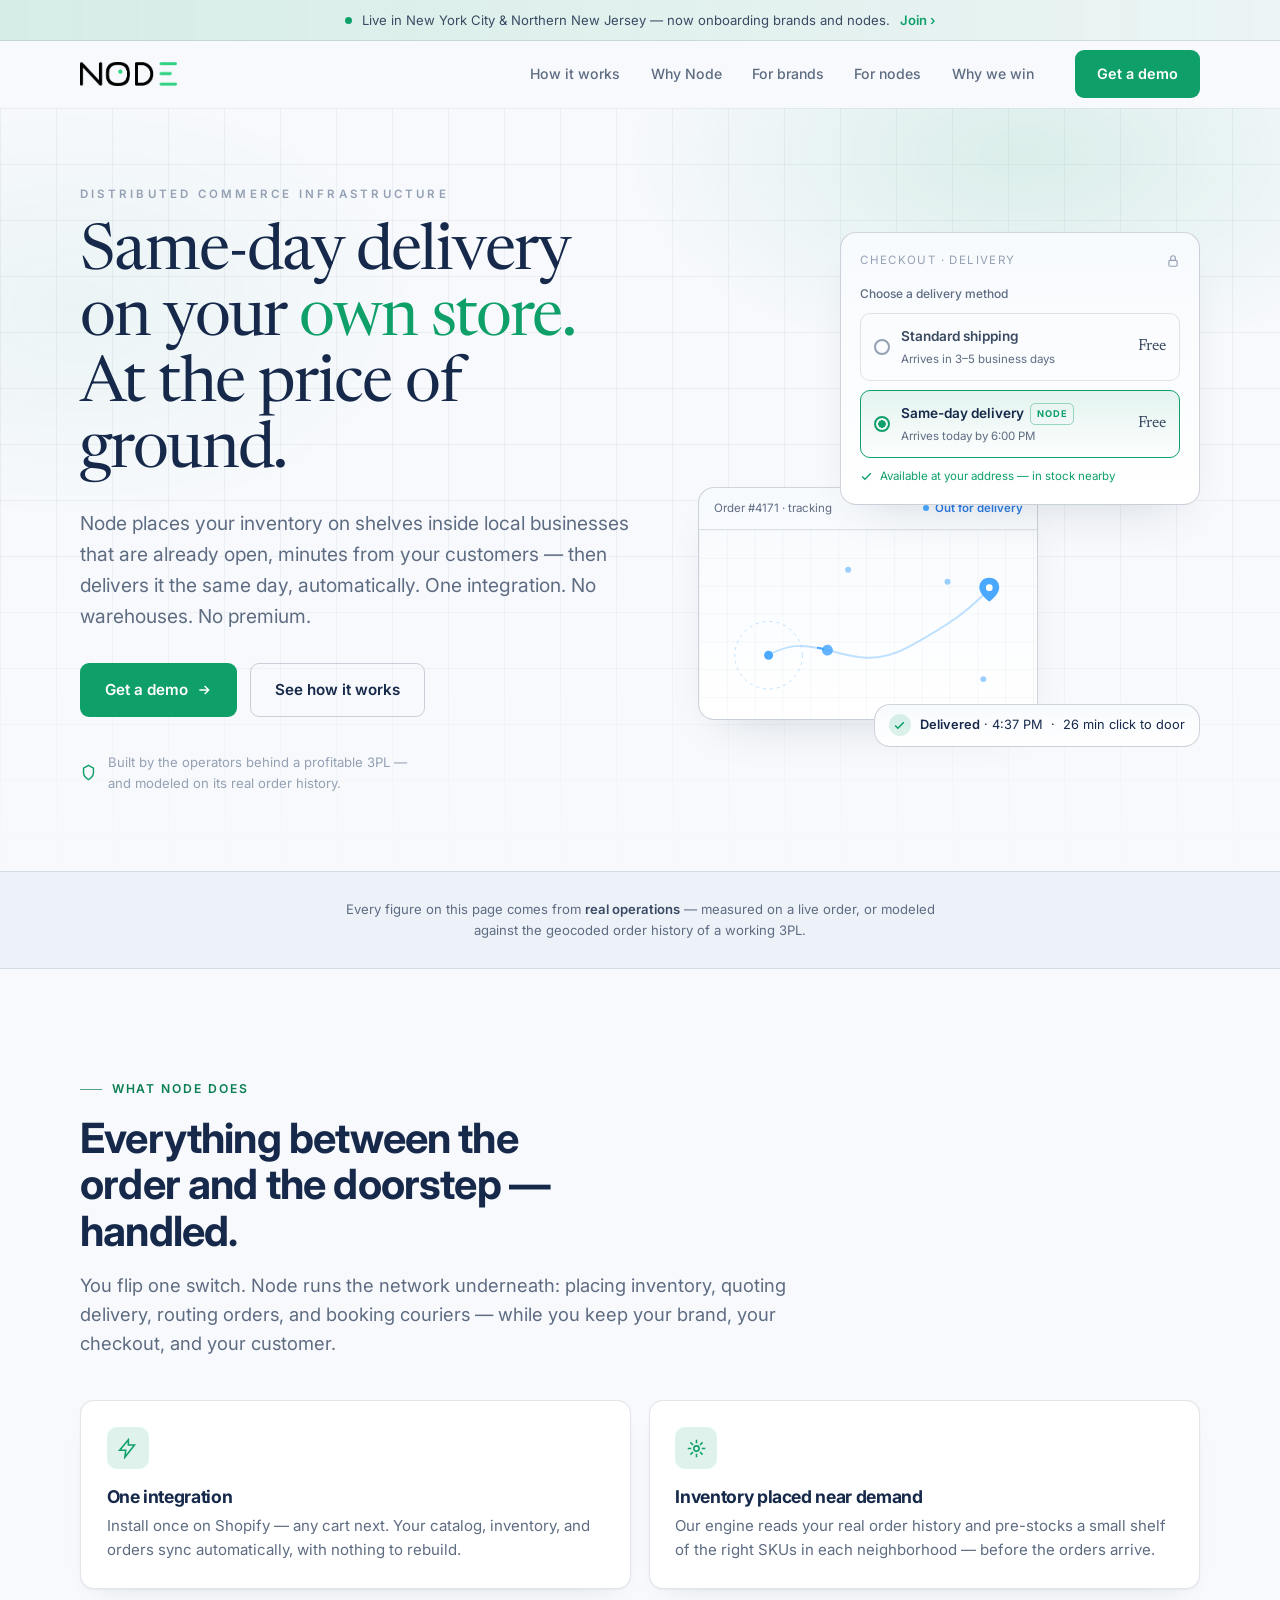
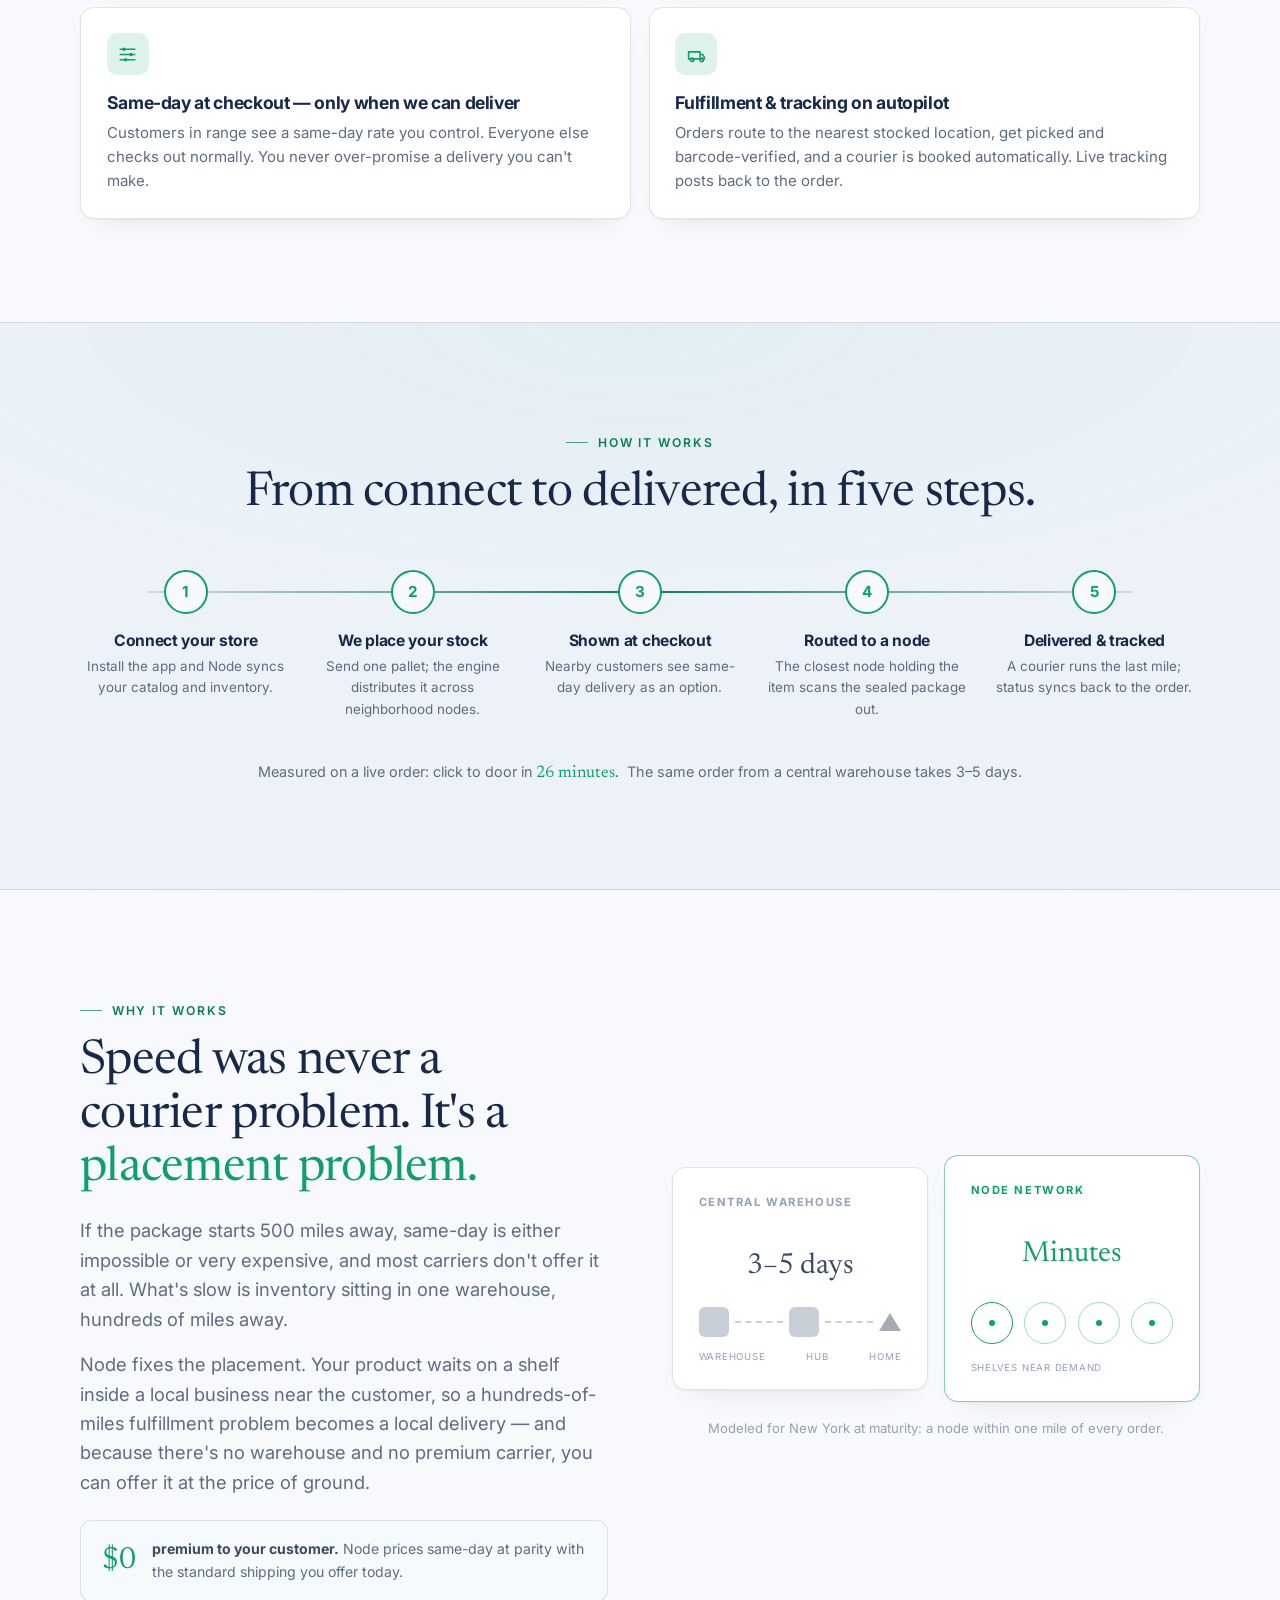
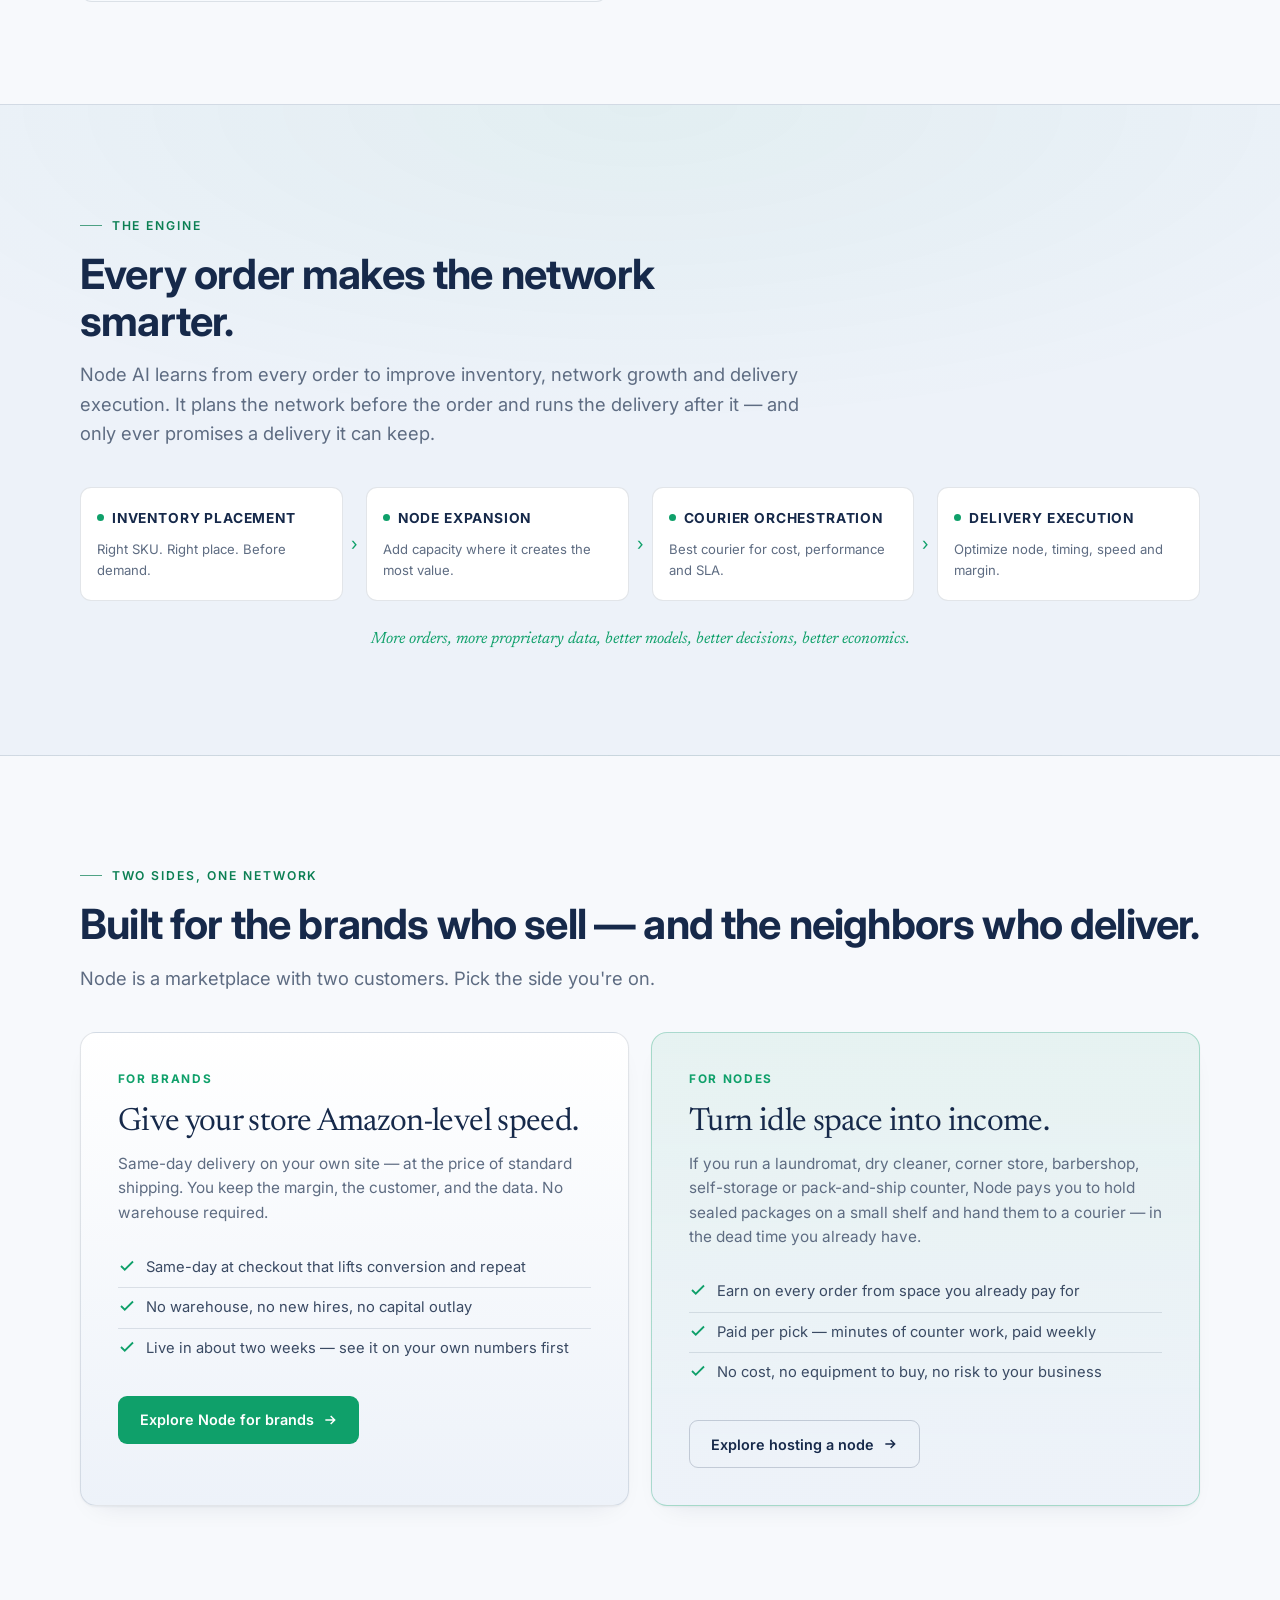
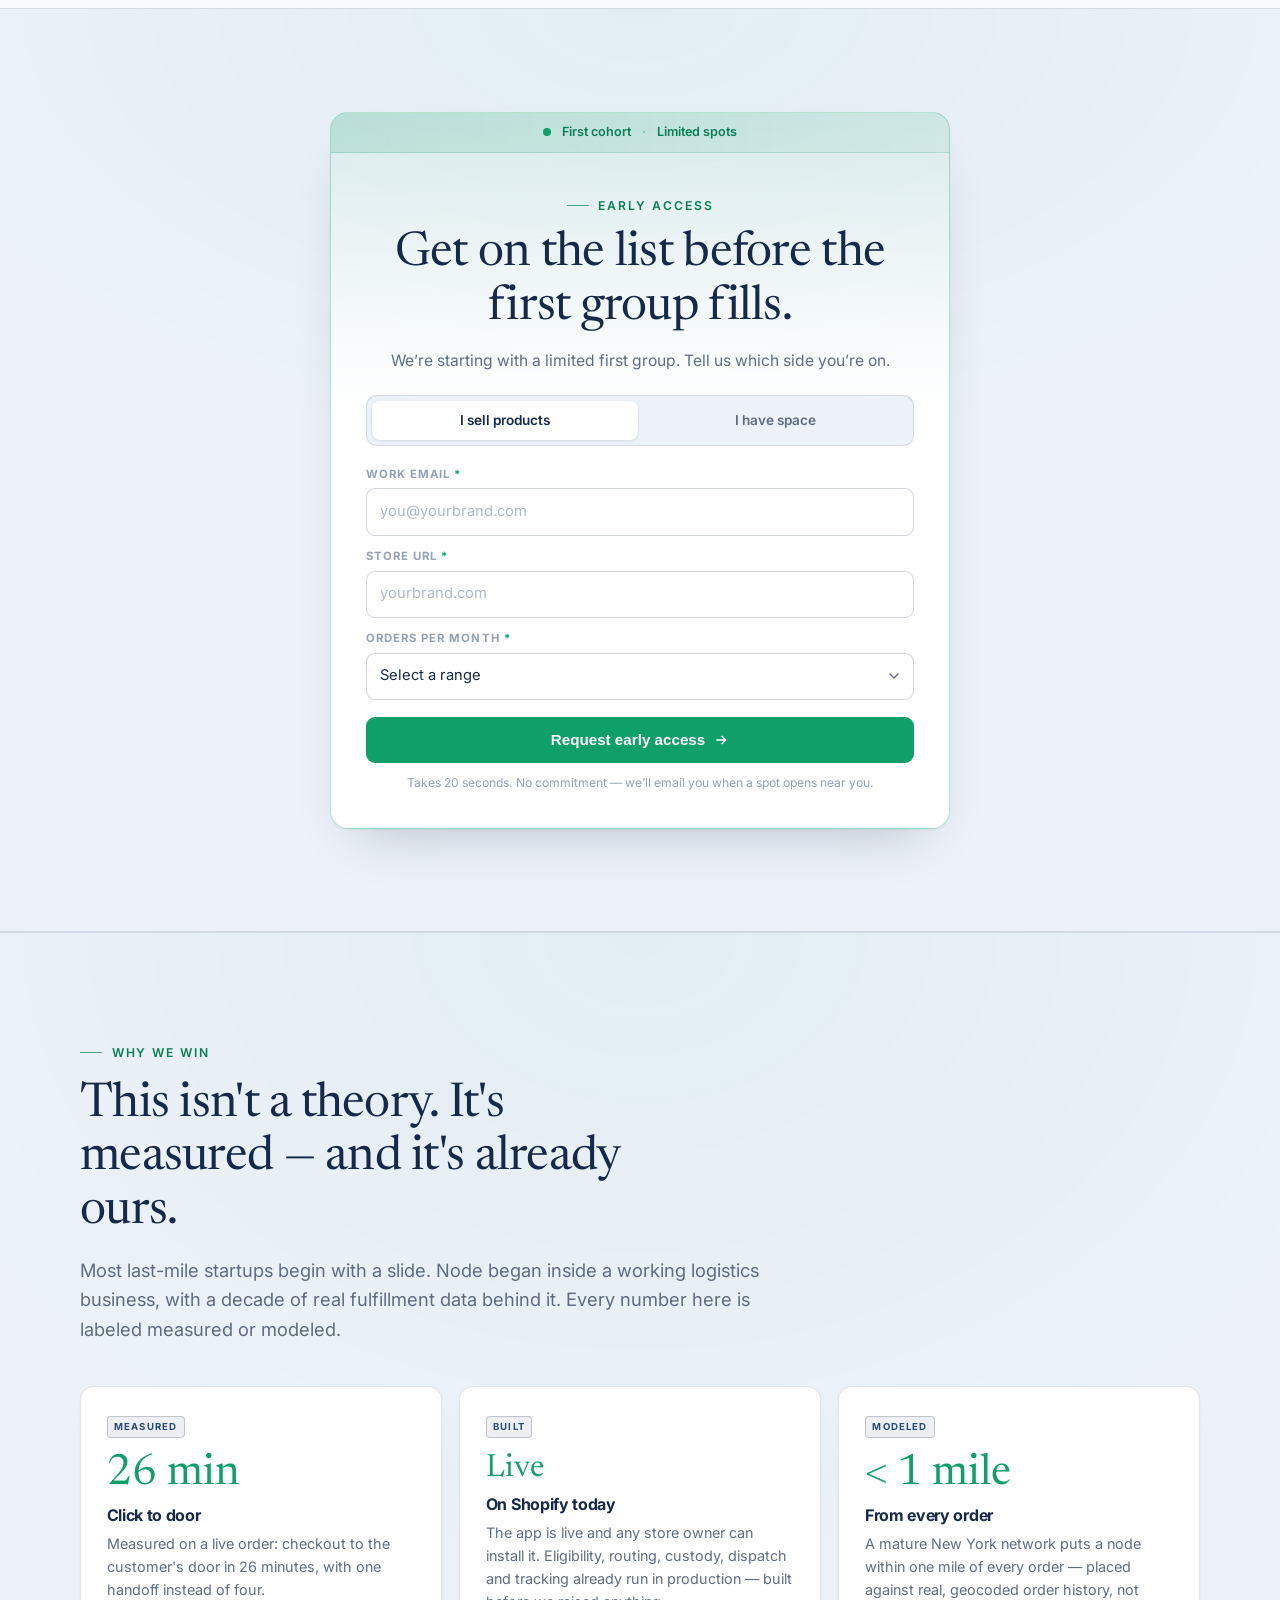
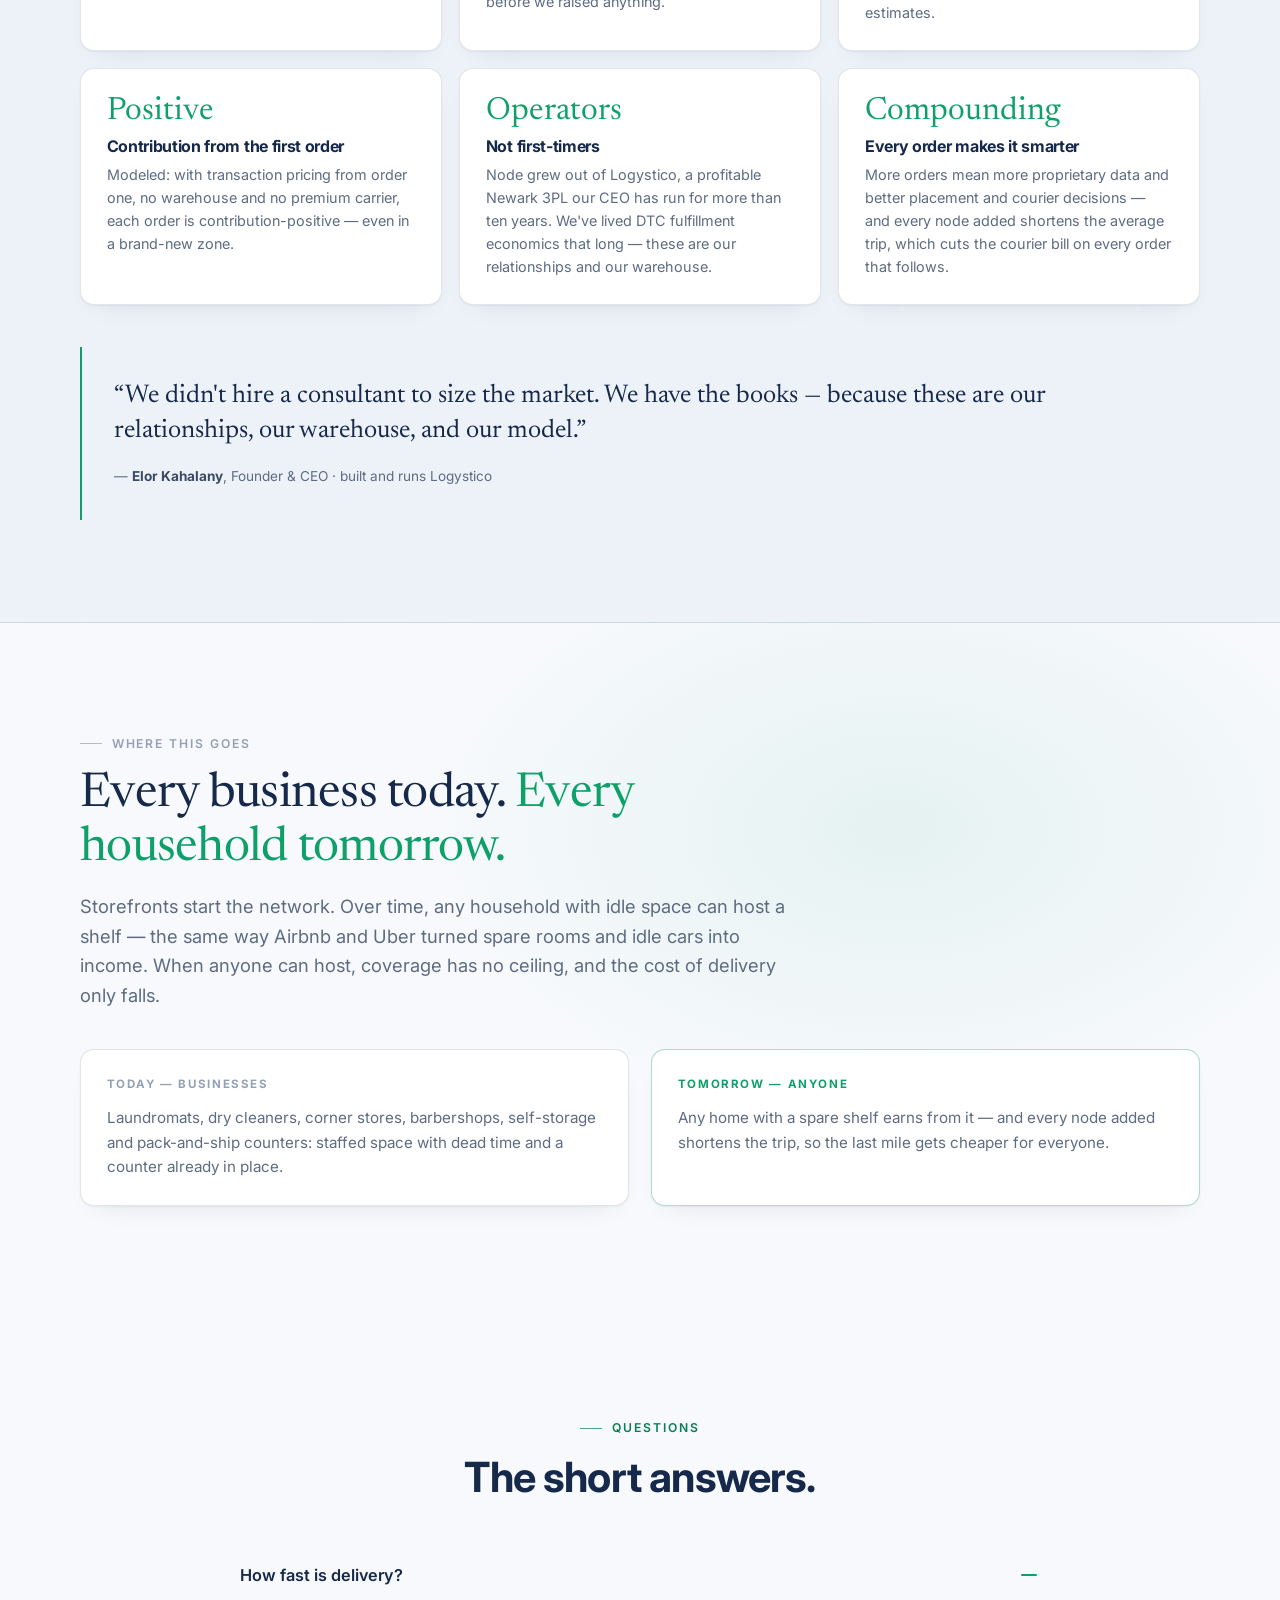
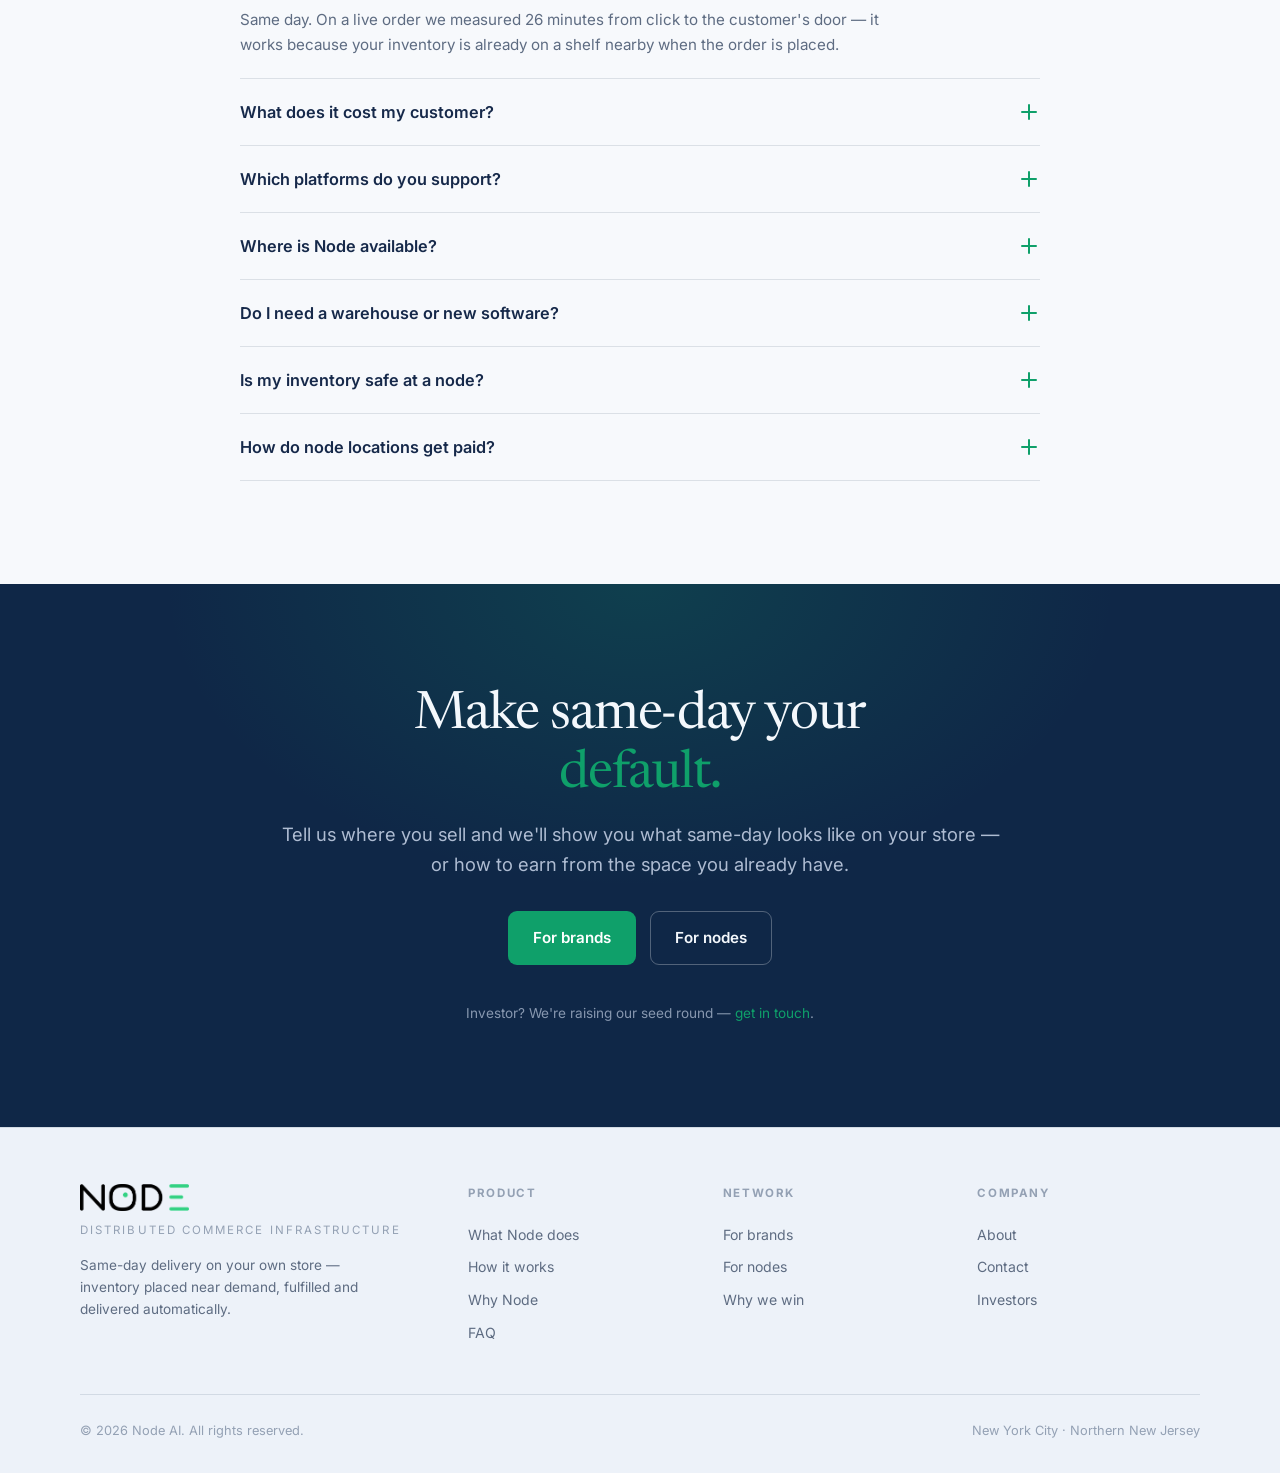
<file: index.html>
<!DOCTYPE html>
<html lang="en">
<head>
<meta charset="UTF-8" />
<meta name="viewport" content="width=device-width, initial-scale=1.0" />
<title>Node AI — Same-day delivery on your own store</title>
<meta name="description" content="Node AI places your inventory in trusted neighborhood locations minutes from your customers, then fulfills and delivers same-day — automatically. One integration, no warehouse, no premium." />
<meta property="og:title" content="Node AI — Same-day delivery on your own store" />
<meta property="og:description" content="Distributed commerce infrastructure. Give your store Amazon-level speed without Amazon-level capital." />
<meta name="theme-color" content="#F7F9FC" />
<link rel="canonical" href="https://www.joinnode.ai/" />
<link rel="icon" href="/favicon.ico" sizes="32x32" />
<link rel="icon" href="/favicon.svg" type="image/svg+xml" />
<link rel="apple-touch-icon" href="/apple-touch-icon.png" sizes="180x180" />
<meta property="og:type" content="website" />
<meta property="og:url" content="https://www.joinnode.ai/" />
<meta property="og:image" content="https://www.joinnode.ai/logo.png" />
<meta name="twitter:card" content="summary_large_image" />
<link rel="preconnect" href="https://fonts.googleapis.com" />
<link rel="preconnect" href="https://fonts.gstatic.com" crossorigin />
<link href="https://fonts.googleapis.com/css2?family=Newsreader:ital,opsz,wght@0,6..72,400;0,6..72,500;1,6..72,400&family=Inter:wght@400;500;600;700;800&display=swap" rel="stylesheet" />
<style>
  /* ==========================================================
     NODE AI — website
     brand: deep navy · burnt orange · serif for emphasis
     ========================================================== */
  :root{
    --bg:#F7F9FC; --bg-2:#EDF2F9; --bg-3:#FFFFFF;
    --panel:#FFFFFF; --panel-2:#F7FAFD; --panel-3:#EDF2F9;
    --line:rgba(20,40,74,.12); --line-2:rgba(20,40,74,.20);
    --ink:#16294A; --ink-2:#3A4A63; --muted:#5E6C82; --faint:#94A1B4;
    --accent:#0FA06A; --accent-2:#18B87A; --accent-deep:#0B7F53;
    --accent-soft:rgba(15,160,106,.13);
    --green:#0FA06A; --sky:#4AA8FF; --sky-ink:#2C7BE0; --navy:#0F2747; --radius:14px;
    --serif:'Newsreader',Georgia,serif;
    --sans:'Inter',-apple-system,BlinkMacSystemFont,'Segoe UI',system-ui,sans-serif;
    --maxw:1200px; --pad:clamp(1.15rem,4vw,2.5rem);
  }
  *{box-sizing:border-box;margin:0;padding:0}
  html{scroll-behavior:smooth;-webkit-text-size-adjust:100%}
  body{font-family:var(--sans);background:var(--bg);color:var(--ink-2);line-height:1.6;-webkit-font-smoothing:antialiased;text-rendering:optimizeLegibility;overflow-x:hidden}
  ::selection{background:rgba(15,160,106,.18);color:#083b28}
  a{color:inherit;text-decoration:none}
  .wrap{max-width:var(--maxw);margin:0 auto;padding-inline:var(--pad)}
  section{position:relative;padding-block:clamp(4rem,8vw,7rem)}
  .tint{background:radial-gradient(120% 90% at 50% 0%,rgba(15,160,106,.05),transparent 55%),var(--bg-2);border-block:1px solid var(--line)}
  hr.rule{border:0;height:1px;background:var(--line)}

  h1,h2,h3,h4{color:var(--ink);letter-spacing:-.02em;line-height:1.12}
  .serif{font-family:var(--serif);font-weight:400;letter-spacing:-.015em}
  .kicker{font-family:var(--sans);font-weight:600;font-size:.76rem;letter-spacing:.16em;text-transform:uppercase;color:var(--accent);display:inline-flex;align-items:center;gap:.6rem}
  .kicker.grey{color:var(--faint)}
  .kicker::before{content:"";width:22px;height:1px;background:currentColor;opacity:.7}
  .sec-h{font-family:var(--sans);font-weight:700;font-size:clamp(1.7rem,3.4vw,2.6rem)}
  .sec-h.serif{font-family:var(--serif);font-weight:400;font-size:clamp(1.9rem,4vw,3rem)}
  .lede{font-size:clamp(1rem,1.5vw,1.15rem);color:var(--muted);max-width:60ch}
  .hl{color:var(--accent)}
  .center{text-align:center}.center .lede,.lede.center{margin-inline:auto}

  /* ---- buttons ---- */
  .btn{font-weight:600;font-size:.9rem;padding:.72rem 1.3rem;border-radius:9px;cursor:pointer;border:1px solid transparent;display:inline-flex;align-items:center;gap:.5rem;transition:.18s;white-space:nowrap}
  .btn svg{width:16px;height:16px}
  .btn-primary{background:var(--accent);color:#fff}
  .btn-primary:hover{background:var(--accent-2);transform:translateY(-1px)}
  .btn-ghost{border-color:var(--line-2);color:var(--ink)}
  .btn-ghost:hover{border-color:var(--accent);color:var(--accent)}
  .btn-lg{padding:.85rem 1.5rem;font-size:.95rem}

  /* ---- announcement bar ---- */
  .announce{background:linear-gradient(90deg,rgba(15,160,106,.14),rgba(15,160,106,.05));border-bottom:1px solid var(--line);font-size:.82rem;color:var(--ink-2)}
  .announce .wrap{display:flex;align-items:center;justify-content:center;gap:.6rem;height:40px;text-align:center}
  .announce .dot{width:7px;height:7px;border-radius:50%;background:var(--accent);box-shadow:0 0 0 0 rgba(15,160,106,.6);animation:pulse 2.4s infinite}
  .announce a{color:var(--accent);font-weight:600;display:inline-flex;align-items:center;gap:.25rem}
  @keyframes pulse{0%{box-shadow:0 0 0 0 rgba(15,160,106,.5)}70%{box-shadow:0 0 0 7px rgba(15,160,106,0)}100%{box-shadow:0 0 0 0 rgba(15,160,106,0)}}

  /* ---- nav ---- */
  header.nav{position:sticky;top:0;z-index:60;background:rgba(247,249,252,.82);backdrop-filter:blur(14px);border-bottom:1px solid transparent;transition:.25s}
  header.nav.scrolled{border-bottom-color:var(--line);background:rgba(247,249,252,.92)}
  .nav-in{display:flex;align-items:center;justify-content:space-between;height:66px;gap:1rem}
  .brand{display:flex;align-items:center;gap:.65rem}
  .brand .mark{width:26px;height:26px;flex:none}
  .brand .word{font-weight:700;letter-spacing:.26em;font-size:.9rem;color:var(--ink);padding-left:.1em}
  .navlinks{display:flex;align-items:center;gap:1.9rem;margin-left:auto;margin-right:1.6rem}
  .navlinks a{font-size:.88rem;color:var(--muted);font-weight:500;transition:.18s}
  .navlinks a:hover{color:var(--ink)}
  .navtoggle{display:none;background:none;border:0;color:var(--ink);cursor:pointer;padding:.4rem}
  .navtoggle svg{width:24px;height:24px}
  .mobile-menu{display:none;flex-direction:column;padding:.4rem var(--pad) 1.4rem;border-bottom:1px solid var(--line);background:var(--bg)}
  .mobile-menu a{padding:.85rem 0;color:var(--ink-2);border-bottom:1px solid var(--line)}
  .mobile-menu .btn{margin-top:1rem;justify-content:center}

  /* ============ HERO ============ */
  .hero{padding-top:clamp(3rem,6vw,5rem);padding-bottom:clamp(3.5rem,6vw,5.5rem);overflow:hidden;position:relative}
  .hero::before{content:"";position:absolute;inset:0;z-index:0;pointer-events:none;
    background:radial-gradient(50% 45% at 80% 6%,rgba(15,160,106,.12),transparent 62%),
      radial-gradient(38% 40% at 6% 26%,rgba(15,160,106,.05),transparent 70%),
      linear-gradient(rgba(20,40,74,.05) 1px,transparent 1px),
      linear-gradient(90deg,rgba(20,40,74,.05) 1px,transparent 1px);
    background-size:auto,auto,56px 56px,56px 56px;
    -webkit-mask-image:linear-gradient(180deg,#000 60%,transparent);mask-image:linear-gradient(180deg,#000 60%,transparent)}
  .hero-grid{position:relative;z-index:1;display:grid;grid-template-columns:1.05fr .95fr;gap:clamp(2rem,5vw,4rem);align-items:center}
  .hero-tag{font-size:.72rem;font-weight:600;letter-spacing:.28em;text-transform:uppercase;color:var(--faint)}
  h1.h1{font-family:var(--serif);font-weight:400;font-size:clamp(2.5rem,5.2vw,4rem);line-height:1.03;letter-spacing:-.025em;margin-top:1.2rem}
  .hero p.sub{font-size:clamp(1.02rem,1.5vw,1.2rem);color:var(--muted);max-width:52ch;margin-top:1.4rem}
  .hero-cta{display:flex;flex-wrap:wrap;gap:.8rem;margin-top:2rem}
  .hero-trust{margin-top:2.2rem;display:flex;align-items:center;gap:.7rem;font-size:.82rem;color:var(--faint);max-width:44ch}
  .hero-trust svg{width:17px;height:17px;color:var(--accent);flex:none}

  /* ---- hero product vignette (staggered flow layout) ---- */
  .vignette{position:relative;display:flex;flex-direction:column;padding-block:.5rem}
  .co-card,.map-card,.toast{border-radius:16px;border:1px solid var(--line-2);background:linear-gradient(180deg,var(--panel-2),var(--panel));box-shadow:0 22px 48px -24px rgba(15,31,60,.16)}
  .co-card{margin-left:auto;width:min(360px,94%);padding:1.15rem 1.2rem;position:relative;z-index:3}
  .co-head{display:flex;align-items:center;justify-content:space-between;font-size:.72rem;letter-spacing:.12em;text-transform:uppercase;color:var(--faint);margin-bottom:.9rem}
  .co-head svg{width:14px;height:14px}
  .co-lbl{font-size:.75rem;color:var(--muted);margin-bottom:.6rem;font-weight:500}
  .opt{display:flex;align-items:center;gap:.7rem;padding:.75rem .8rem;border:1px solid var(--line);border-radius:10px;margin-bottom:.55rem}
  .opt .radio{width:16px;height:16px;border-radius:50%;border:2px solid var(--faint);flex:none}
  .opt .who{flex:1;display:flex;flex-direction:column;gap:2px}.opt .who .t{font-size:.85rem;color:var(--ink-2);font-weight:600;display:flex;align-items:center}.opt .who .d{font-size:.72rem;color:var(--muted)}
  .opt .price{font-family:var(--serif);font-size:1rem;color:var(--ink-2)}
  .opt.sel{border-color:var(--accent);background:linear-gradient(180deg,rgba(15,160,106,.1),transparent)}
  .opt.sel .radio{border-color:var(--accent);background:radial-gradient(circle,var(--accent) 42%,transparent 46%)}
  .opt.sel .who .t{color:var(--ink)}
  .opt .tag{font-size:.58rem;font-weight:700;letter-spacing:.1em;color:var(--accent);border:1px solid rgba(15,160,106,.4);border-radius:5px;padding:.15rem .35rem;text-transform:uppercase}
  .co-note{display:flex;align-items:center;gap:.4rem;font-size:.72rem;color:var(--green);margin-top:.5rem}
  .co-note svg{width:13px;height:13px}
  .map-card{margin-top:-18px;width:min(340px,90%);overflow:hidden;position:relative;z-index:2}
  .map-card .mtop{display:flex;align-items:center;justify-content:space-between;padding:.7rem .9rem;border-bottom:1px solid var(--line);font-size:.72rem;color:var(--muted)}
  .map-card .mtop .live{display:inline-flex;align-items:center;gap:.35rem;color:var(--accent);font-weight:600}
  .map-card .mtop .live i{width:6px;height:6px;border-radius:50%;background:var(--accent);animation:pulse 2s infinite}
  .map-card svg{display:block;width:100%;height:auto}
  .toast{margin:-16px 0 0 auto;width:max-content;max-width:94%;position:relative;z-index:4;display:flex;align-items:center;gap:.6rem;padding:.6rem .85rem;font-size:.8rem;color:var(--ink);animation:float 5s ease-in-out infinite}
  .toast .ck{width:22px;height:22px;border-radius:50%;background:rgba(15,160,106,.14);color:var(--green);display:grid;place-items:center;flex:none}
  .toast .ck svg{width:13px;height:13px}
  @keyframes float{0%,100%{transform:translateY(0)}50%{transform:translateY(-8px)}}

  /* ============ trust strip ============ */
  .trust{border-block:1px solid var(--line);background:var(--bg-2)}
  .trust .wrap{display:flex;align-items:center;gap:clamp(1rem,4vw,3rem);flex-wrap:wrap;justify-content:space-between}
  .trust .lbl{font-size:.82rem;color:var(--muted);max-width:24ch}
  .trust .lbl b{color:var(--ink-2);font-weight:600}
  .brandrow{display:flex;align-items:center;gap:1.4rem;flex-wrap:wrap}
  .brandrow span{font-family:var(--serif);font-size:1.15rem;color:var(--ink-2);opacity:.72;letter-spacing:.01em}

  /* ============ features ("what we do") ============ */
  .feat-grid{display:grid;grid-template-columns:repeat(2,1fr);gap:1.1rem;margin-top:2.6rem}
  .feat{background:var(--panel);border:1px solid var(--line);border-radius:var(--radius);padding:1.6rem;transition:.2s}
  .feat:hover{border-color:var(--line-2);transform:translateY(-2px)}
  .feat .ic{width:42px;height:42px;border-radius:10px;background:var(--accent-soft);color:var(--accent);display:grid;place-items:center;margin-bottom:1.1rem}
  .feat .ic svg{width:21px;height:21px}
  .feat h3{font-size:1.1rem;font-weight:700;margin-bottom:.5rem}
  .feat p{font-size:.94rem;color:var(--muted)}

  /* ============ how it works (stepper) ============ */
  .steps{display:grid;grid-template-columns:repeat(5,1fr);gap:1rem;margin-top:3rem;position:relative}
  .steps::before{content:"";position:absolute;top:21px;left:6%;right:6%;height:2px;background:linear-gradient(90deg,var(--line),var(--accent-deep),var(--line))}
  .step{position:relative;text-align:center}
  .step .n{width:44px;height:44px;border-radius:50%;background:var(--bg);border:2px solid var(--accent);color:var(--accent);font-weight:700;display:grid;place-items:center;margin:0 auto 1.1rem;position:relative;z-index:1;font-size:.95rem}
  .step h4{font-size:.98rem;font-weight:700;margin-bottom:.4rem}
  .step p{font-size:.84rem;color:var(--muted)}
  .steps-foot{margin-top:2.5rem;text-align:center;font-size:.9rem;color:var(--muted)}
  .steps-foot b{color:var(--accent);font-family:var(--serif);font-size:1.05rem;font-weight:400}

  /* ============ why it works (placement) ============ */
  .split{display:grid;grid-template-columns:1fr 1fr;gap:clamp(2rem,5vw,4rem);align-items:center}
  .diagram{background:var(--panel);border:1px solid var(--line);border-radius:var(--radius);padding:1.6rem}
  .diagram.node{border-color:rgba(15,160,106,.5)}
  .diagram .dk{font-size:.7rem;font-weight:700;letter-spacing:.14em;text-transform:uppercase;color:var(--faint);margin-bottom:1.2rem}
  .diagram.node .dk{color:var(--accent)}
  .diagram .big{font-family:var(--serif);font-size:1.8rem;text-align:center;padding:.8rem 0 1.1rem;color:var(--ink-2)}
  .diagram.node .big{color:var(--accent)}
  .flow{display:flex;align-items:center;gap:.4rem}
  .flow .box{width:30px;height:30px;border-radius:6px;background:#C9CFD6;flex:none}
  .flow .dash{flex:1;border-top:2px dashed #CBD1D8}
  .flow .home{width:0;height:0;border-left:11px solid transparent;border-right:11px solid transparent;border-bottom:18px solid #A6ACB4;flex:none}
  .flow-lbl{display:flex;justify-content:space-between;font-size:.6rem;letter-spacing:.08em;text-transform:uppercase;color:var(--faint);margin-top:.7rem}
  .rings{display:grid;grid-template-columns:repeat(4,1fr);gap:.7rem;padding:.4rem 0 .3rem}
  .rings .r{aspect-ratio:1;border:1.5px solid rgba(15,160,106,.4);border-radius:50%;display:grid;place-items:center}
  .rings .r i{width:6px;height:6px;border-radius:50%;background:var(--accent)}
  .rings .r.hot{border-color:var(--accent)}
  .paritybox{margin-top:1.4rem;background:var(--panel-2);border:1px solid var(--line);border-radius:12px;padding:1.1rem 1.3rem;display:flex;align-items:center;gap:1rem}
  .paritybox .p1{font-family:var(--serif);font-size:1.9rem;color:var(--accent);line-height:1}
  .paritybox .p2{font-size:.88rem;color:var(--muted)}

  /* ============ engine ============ */
  .pipe{display:flex;flex-wrap:wrap;gap:.5rem;margin-top:2.4rem}
  .pipe .stage{flex:1 1 150px;background:var(--panel);border:1px solid var(--line);border-radius:11px;padding:1.2rem 1rem}
  .pipe .stage .st{display:flex;align-items:center;gap:.5rem;font-weight:700;letter-spacing:.06em;font-size:.86rem;color:var(--ink);text-transform:uppercase}
  .pipe .stage .st .b{width:7px;height:7px;border-radius:50%;background:var(--accent)}
  .pipe .stage .sd{font-size:.82rem;color:var(--muted);margin-top:.6rem}
  .pipe .arr{align-self:center;color:var(--accent);font-size:1.1rem;flex:none;display:flex}
  .feedback{text-align:center;font-family:var(--serif);font-style:italic;color:var(--accent);margin-top:1.6rem;font-size:1.02rem}

  /* ============ audience split ============ */
  .aud{display:grid;grid-template-columns:1fr 1fr;gap:1.4rem}
  .audcard{border:1px solid var(--line);border-radius:16px;padding:clamp(1.6rem,3vw,2.3rem);background:linear-gradient(180deg,var(--panel),var(--bg-2))}
  .audcard.hosts{background:linear-gradient(180deg,rgba(15,160,106,.07),var(--bg-2));border-color:rgba(15,160,106,.3)}
  .audcard .who{font-size:.74rem;font-weight:700;letter-spacing:.14em;text-transform:uppercase;color:var(--accent);margin-bottom:1rem}
  .audcard h3{font-family:var(--serif);font-weight:400;font-size:clamp(1.5rem,2.6vw,2rem);margin-bottom:.7rem}
  .audcard>p{font-size:.96rem;color:var(--muted);margin-bottom:1.4rem}
  .ul{list-style:none;margin-bottom:1.7rem}
  .ul li{display:flex;gap:.65rem;padding:.5rem 0;font-size:.92rem;color:var(--ink-2);border-top:1px solid var(--line)}
  .ul li:first-child{border-top:0}
  .ul li svg{width:18px;height:18px;color:var(--accent);flex:none;margin-top:1px}

  /* ============ proof / why successful ============ */
  .proof-grid{display:grid;grid-template-columns:repeat(3,1fr);gap:1.1rem;margin-top:2.6rem}
  .pcard{background:var(--panel);border:1px solid var(--line);border-radius:var(--radius);padding:1.6rem}
  .pcard .stat{font-family:var(--serif);font-size:clamp(2rem,3.6vw,2.7rem);color:var(--accent);line-height:1;margin-bottom:.7rem}
  .pcard h4{font-size:1rem;font-weight:700;margin-bottom:.45rem}
  .pcard p{font-size:.9rem;color:var(--muted)}
  .pcard .m{font-size:.6rem;font-weight:700;letter-spacing:.12em;text-transform:uppercase;color:#274B79;background:rgba(20,40,74,.07);border:1px solid rgba(20,40,74,.22);border-radius:4px;padding:.15rem .4rem;display:inline-block;margin-bottom:.9rem}
  .proof-quote{margin-top:2.6rem;padding:2rem;border-left:2px solid var(--accent);background:var(--bg-2);border-radius:0 12px 12px 0}
  .proof-quote p{font-family:var(--serif);font-size:clamp(1.2rem,2.2vw,1.6rem);color:var(--ink);line-height:1.4}
  .proof-quote .by{font-size:.85rem;color:var(--muted);margin-top:1rem;font-family:var(--sans)}
  .proof-quote .by b{color:var(--ink-2)}

  /* ============ vision ============ */
  .vision{position:relative;overflow:hidden}
  .vision::before{content:"";position:absolute;inset:0;background:radial-gradient(60% 70% at 70% 30%,rgba(15,160,106,.08),transparent 60%)}
  .vision .wrap{position:relative}
  .vision-2{display:grid;grid-template-columns:1fr 1fr;gap:1.4rem;margin-top:2.4rem}
  .vcard{border:1px solid var(--line);border-radius:14px;padding:1.6rem;background:var(--panel)}
  .vcard.tomorrow{border-color:rgba(15,160,106,.35)}
  .vcard .h{font-size:.72rem;font-weight:700;letter-spacing:.14em;text-transform:uppercase;color:var(--faint);margin-bottom:.8rem}
  .vcard.tomorrow .h{color:var(--accent)}
  .vcard p{font-size:.95rem;color:var(--muted)}

  /* ============ FAQ ============ */
  .faq{max-width:800px;margin:2.6rem auto 0}
  details{border-bottom:1px solid var(--line)}
  details summary{list-style:none;cursor:pointer;padding:1.25rem 0;display:flex;justify-content:space-between;align-items:center;gap:1rem;font-weight:600;font-size:1.02rem;color:var(--ink)}
  details summary::-webkit-details-marker{display:none}
  details summary .ico{width:22px;height:22px;flex:none;position:relative;transition:.25s}
  details summary .ico::before,details summary .ico::after{content:"";position:absolute;background:var(--accent);border-radius:2px}
  details summary .ico::before{top:10px;left:3px;right:3px;height:2px}
  details summary .ico::after{left:10px;top:3px;bottom:3px;width:2px;transition:.25s}
  details[open] summary .ico::after{transform:rotate(90deg);opacity:0}
  details .a{padding:0 0 1.3rem;color:var(--muted);font-size:.95rem;max-width:68ch}

  /* ============ final CTA ============ */
  .cta{position:relative;text-align:center;overflow:hidden}
  .cta::before{content:"";position:absolute;inset:0;background:radial-gradient(60% 90% at 50% 0%,rgba(15,160,106,.12),transparent 62%)}
  .cta .wrap{position:relative}
  .cta h2{font-family:var(--serif);font-weight:400;font-size:clamp(2rem,4.5vw,3.3rem);max-width:18ch;margin:0 auto 1rem}
  .cta .btns{display:flex;gap:.9rem;justify-content:center;flex-wrap:wrap;margin-top:2rem}
  .cta .invest{margin-top:2.4rem;font-size:.85rem;color:var(--faint)}
  .cta .invest a{color:var(--accent)}

  /* ============ footer ============ */
  footer.foot{border-top:1px solid var(--line);background:var(--bg-2);padding-block:3.5rem 2rem}
  .foot-grid{display:grid;grid-template-columns:1.6fr 1fr 1fr 1fr;gap:2rem}
  .foot .word{font-weight:700;letter-spacing:.24em;font-size:.92rem;color:var(--ink)}
  .foot .tag{font-size:.72rem;letter-spacing:.18em;text-transform:uppercase;color:var(--faint);margin-top:.6rem}
  .foot .desc{font-size:.85rem;color:var(--muted);margin-top:1rem;max-width:34ch}
  .foot .col h5{font-size:.72rem;letter-spacing:.14em;text-transform:uppercase;color:var(--faint);margin-bottom:1rem}
  .foot .col a{display:block;font-size:.88rem;color:var(--muted);padding:.32rem 0;transition:.15s}
  .foot .col a:hover{color:var(--accent)}
  .foot-btm{display:flex;justify-content:space-between;align-items:center;flex-wrap:wrap;gap:1rem;margin-top:2.8rem;padding-top:1.6rem;border-top:1px solid var(--line);font-size:.8rem;color:var(--faint)}

  /* ---- reveal ---- */
  .reveal{opacity:0;transform:translateY(20px);transition:opacity .7s ease,transform .7s cubic-bezier(.2,.7,.2,1)}
  .reveal.in{opacity:1;transform:none}
  @media (prefers-reduced-motion:reduce){
    .reveal{opacity:1;transform:none;transition:none}
    *{animation:none!important}
    html{scroll-behavior:auto}
  }

  /* ---- responsive ---- */
  @media (max-width:960px){
    .navlinks{display:none}.navtoggle{display:block}.nav-cta{display:none}
    .hero-grid{grid-template-columns:1fr}
    .vignette{margin-top:1rem}
    .co-card,.map-card{width:100%;margin:0 0 1rem}
    .toast{margin:0;width:100%;max-width:100%}
    .feat-grid,.split,.aud,.proof-grid,.vision-2,.foot-grid{grid-template-columns:1fr}
    .steps{grid-template-columns:repeat(2,1fr);gap:2rem 1rem}
    .steps::before{display:none}
    .proof-grid{grid-template-columns:1fr 1fr}
    .foot-grid{grid-template-columns:1fr 1fr}
  }
  @media (max-width:560px){
    .feat-grid{grid-template-columns:1fr}
    .steps,.proof-grid,.foot-grid{grid-template-columns:1fr}
    .trust .wrap{flex-direction:column;align-items:flex-start}
    .paritybox{flex-direction:column;align-items:flex-start;gap:.5rem;text-align:left}
  }
  /* light-theme card depth */
  .feat,.pcard,.diagram,.audcard,.vcard,.compare{box-shadow:0 1px 2px rgba(15,31,60,.05),0 12px 28px -18px rgba(15,31,60,.14)}
  /* ===== palette roles: navy anchor · emerald brand · sky spark ===== */
  .kicker{color:var(--accent-deep)}
  .map-card .mtop .live{color:var(--sky-ink)}
  .map-card .mtop .live i{background:var(--sky)}
  .earn-bars i.on{background:var(--sky)}
  .dash .dh .pill{color:var(--sky-ink);background:rgba(74,168,255,.12);border-color:rgba(74,168,255,.34)}
  .cta{background:var(--navy)}
  .cta::before{background:radial-gradient(60% 90% at 50% 0%,rgba(15,160,106,.20),transparent 62%)}
  .cta h2{color:#F4F8FC}
  .cta .lede{color:#AEBCD2}
  .cta .sub2,.cta .invest{color:#8797AF}
  .cta .btn-ghost{border-color:rgba(255,255,255,.28);color:#F4F8FC}
  .cta .btn-ghost:hover{border-color:var(--accent-2);color:var(--accent-2)}
  /* ===== brand logo (inline PNG) ===== */
  .logo-img{background:url([data-uri]) no-repeat left center;background-size:contain;height:24px;width:97px}
  .foot .logo-img{height:27px;width:109px;margin-bottom:.55rem}
</style>
<link rel="stylesheet" href="/early-access.css" />
<link rel="stylesheet" href="/contact.css" />
</head>
<body id="top">

<!-- announcement -->
<div class="announce">
  <div class="wrap">
    <span class="dot"></span>
    <span>Live in New York City &amp; Northern New Jersey — now onboarding brands and nodes.</span>
    <a href="#early-access">Join &rsaquo;</a>
  </div>
</div>

<!-- nav -->
<header class="nav" id="nav">
  <div class="wrap nav-in">
    <a href="#top" class="brand" aria-label="Node AI home"><span class="logo-img" role="img" aria-label="Node AI"></span></a>
    <nav class="navlinks">
      <a href="#how">How it works</a>
      <a href="#why">Why Node</a>
      <a href="brands.html">For brands</a>
      <a href="nodes.html">For nodes</a>
      <a href="#proof">Why we win</a>
    </nav>
    <a href="#contact" class="btn btn-primary nav-cta">Get a demo</a>
    <button class="navtoggle" id="navtoggle" aria-label="Menu">
      <svg viewBox="0 0 24 24" fill="none" stroke="currentColor" stroke-width="2"><path d="M4 7h16M4 12h16M4 17h16"/></svg>
    </button>
  </div>
  <div class="mobile-menu" id="mobilemenu">
    <a href="#how">How it works</a>
    <a href="#why">Why Node</a>
    <a href="brands.html">For brands</a>
    <a href="nodes.html">For nodes</a>
    <a href="#proof">Why we win</a>
    <a href="#contact" class="btn btn-primary">Get a demo</a>
  </div>
</header>

<!-- ============ HERO ============ -->
<section class="hero">
  <div class="wrap hero-grid">
    <div>
      <div class="hero-tag">Distributed commerce infrastructure</div>
      <h1 class="h1">Same-day delivery on your <span class="hl">own store.</span> At the price of ground.</h1>
      <p class="sub">Node places your inventory on shelves inside local businesses that are already open, minutes from your customers — then delivers it the same day, automatically. One integration. No warehouses. No premium.</p>
      <div class="hero-cta">
        <a href="#contact" class="btn btn-primary btn-lg">Get a demo
          <svg viewBox="0 0 24 24" fill="none" stroke="currentColor" stroke-width="2.2"><path d="M5 12h14M13 6l6 6-6 6"/></svg>
        </a>
        <a href="#how" class="btn btn-ghost btn-lg">See how it works</a>
      </div>
      <div class="hero-trust">
        <svg viewBox="0 0 24 24" fill="none" stroke="currentColor" stroke-width="2"><path d="M12 2l7 4v6c0 5-3.5 8-7 10-3.5-2-7-5-7-10V6l7-4z"/></svg>
        <span>Built by the operators behind a profitable 3PL — and modeled on its real order history.</span>
      </div>
    </div>

    <!-- product vignette -->
    <div class="vignette reveal">
      <!-- checkout card -->
      <div class="co-card">
        <div class="co-head"><span>Checkout · Delivery</span>
          <svg viewBox="0 0 24 24" fill="none" stroke="currentColor" stroke-width="2"><rect x="5" y="11" width="14" height="10" rx="2"/><path d="M8 11V7a4 4 0 018 0v4"/></svg>
        </div>
        <div class="co-lbl">Choose a delivery method</div>
        <div class="opt">
          <span class="radio"></span>
          <span class="who"><span class="t">Standard shipping</span><span class="d">Arrives in 3–5 business days</span></span>
          <span class="price">Free</span>
        </div>
        <div class="opt sel">
          <span class="radio"></span>
          <span class="who"><span class="t">Same-day delivery &nbsp;<span class="tag">Node</span></span><span class="d">Arrives today by 6:00 PM</span></span>
          <span class="price">Free</span>
        </div>
        <div class="co-note">
          <svg viewBox="0 0 24 24" fill="none" stroke="currentColor" stroke-width="2.4"><path d="M20 6L9 17l-5-5"/></svg>
          Available at your address — in stock nearby
        </div>
      </div>

      <!-- tracking map -->
      <div class="map-card">
        <div class="mtop"><span>Order #4171 · tracking</span><span class="live"><i></i> Out for delivery</span></div>
        <svg viewBox="0 0 340 190" fill="none" aria-hidden="true">
          <defs>
            <pattern id="g" width="28" height="28" patternUnits="userSpaceOnUse">
              <path d="M28 0H0V28" stroke="rgba(20,40,74,.07)" stroke-width="1"/>
            </pattern>
          </defs>
          <rect width="340" height="190" fill="url(#g)"/>
          <!-- node catchment -->
          <circle cx="70" cy="126" r="34" stroke="rgba(74,168,255,.32)" stroke-dasharray="3 4"/>
          <!-- other nodes -->
          <g fill="#4AA8FF"><circle cx="70" cy="126" r="4.5"/><circle cx="250" cy="52" r="3" fill-opacity=".55"/><circle cx="286" cy="150" r="3" fill-opacity=".55"/><circle cx="150" cy="40" r="3" fill-opacity=".55"/></g>
          <!-- route -->
          <path id="route" d="M70 126 C 120 96, 150 150, 210 118 S 280 70, 292 60" stroke="rgba(74,168,255,.35)" stroke-width="2"/>
          <path d="M70 126 C 120 96, 150 150, 210 118 S 280 70, 292 60" stroke="#4AA8FF" stroke-width="2" stroke-linecap="round" stroke-dasharray="6 200">
            <animate attributeName="stroke-dashoffset" from="206" to="0" dur="3.2s" repeatCount="indefinite"/>
          </path>
          <!-- destination pin -->
          <g transform="translate(292 60)"><path d="M0 -12c6 0 10 4 10 10 0 7-10 14-10 14S-10 5-10 -2c0-6 4-10 10-10z" fill="#4AA8FF"/><circle cy="-2" r="3.4" fill="#FFFFFF"/></g>
          <!-- courier -->
          <circle r="5.5" fill="#4AA8FF"><animateMotion dur="3.2s" repeatCount="indefinite" rotate="auto"><mpath href="#route"/></animateMotion><animate attributeName="fill-opacity" values="1;.5;1" dur="1.4s" repeatCount="indefinite"/></circle>
        </svg>
      </div>

      <!-- delivered toast -->
      <div class="toast">
        <span class="ck"><svg viewBox="0 0 24 24" fill="none" stroke="currentColor" stroke-width="3"><path d="M20 6L9 17l-5-5"/></svg></span>
        <span><b style="color:var(--ink);font-weight:600">Delivered</b> · 4:37 PM &nbsp;·&nbsp; 26 min click to door</span>
      </div>
    </div>
  </div>
</section>

<!-- ============ trust strip ============ -->
<div class="trust">
  <div class="wrap" style="padding-block:1.7rem;justify-content:center">
    <div class="lbl" style="max-width:76ch;text-align:center">Every figure on this page comes from <b>real operations</b> — measured on a live order, or modeled against the geocoded order history of a working 3PL.</div>
  </div>
</div>

<!-- ============ WHAT WE DO ============ -->
<section id="platform">
  <div class="wrap">
    <div class="reveal">
      <div class="kicker">What Node does</div>
      <h2 class="sec-h" style="margin-top:1rem;max-width:20ch">Everything between the order and the doorstep — handled.</h2>
      <p class="lede" style="margin-top:1rem">You flip one switch. Node runs the network underneath: placing inventory, quoting delivery, routing orders, and booking couriers — while you keep your brand, your checkout, and your customer.</p>
    </div>
    <div class="feat-grid reveal">
      <div class="feat">
        <div class="ic"><svg viewBox="0 0 24 24" fill="none" stroke="currentColor" stroke-width="1.8"><path d="M13 2L3 14h7l-1 8 11-14h-7l0-6z"/></svg></div>
        <h3>One integration</h3>
        <p>Install once on Shopify — any cart next. Your catalog, inventory, and orders sync automatically, with nothing to rebuild.</p>
      </div>
      <div class="feat">
        <div class="ic"><svg viewBox="0 0 24 24" fill="none" stroke="currentColor" stroke-width="1.8"><path d="M12 2v4M12 18v4M2 12h4M18 12h4M5 5l3 3M16 16l3 3M19 5l-3 3M8 16l-3 3"/><circle cx="12" cy="12" r="3"/></svg></div>
        <h3>Inventory placed near demand</h3>
        <p>Our engine reads your real order history and pre-stocks a small shelf of the right SKUs in each neighborhood — before the orders arrive.</p>
      </div>
      <div class="feat">
        <div class="ic"><svg viewBox="0 0 24 24" fill="none" stroke="currentColor" stroke-width="1.8"><path d="M3 6h18M3 12h18M3 18h18"/><circle cx="8" cy="6" r="2" fill="currentColor" stroke="none"/><circle cx="16" cy="12" r="2" fill="currentColor" stroke="none"/><circle cx="10" cy="18" r="2" fill="currentColor" stroke="none"/></svg></div>
        <h3>Same-day at checkout — only when we can deliver</h3>
        <p>Customers in range see a same-day rate you control. Everyone else checks out normally. You never over-promise a delivery you can't make.</p>
      </div>
      <div class="feat">
        <div class="ic"><svg viewBox="0 0 24 24" fill="none" stroke="currentColor" stroke-width="1.8"><path d="M3 9h13v8H3zM16 12h3l2 3v2h-5"/><circle cx="7" cy="18" r="2"/><circle cx="18" cy="18" r="2"/></svg></div>
        <h3>Fulfillment &amp; tracking on autopilot</h3>
        <p>Orders route to the nearest stocked location, get picked and barcode-verified, and a courier is booked automatically. Live tracking posts back to the order.</p>
      </div>
    </div>
  </div>
</section>

<!-- ============ HOW IT WORKS ============ -->
<section id="how" class="tint">
  <div class="wrap">
    <div class="reveal center">
      <div class="kicker" style="justify-content:center">How it works</div>
      <h2 class="sec-h serif" style="margin-top:1rem">From connect to delivered, in five steps.</h2>
    </div>
    <div class="steps reveal">
      <div class="step"><div class="n">1</div><h4>Connect your store</h4><p>Install the app and Node syncs your catalog and inventory.</p></div>
      <div class="step"><div class="n">2</div><h4>We place your stock</h4><p>Send one pallet; the engine distributes it across neighborhood nodes.</p></div>
      <div class="step"><div class="n">3</div><h4>Shown at checkout</h4><p>Nearby customers see same-day delivery as an option.</p></div>
      <div class="step"><div class="n">4</div><h4>Routed to a node</h4><p>The closest node holding the item scans the sealed package out.</p></div>
      <div class="step"><div class="n">5</div><h4>Delivered &amp; tracked</h4><p>A courier runs the last mile; status syncs back to the order.</p></div>
    </div>
    <p class="steps-foot reveal">Measured on a live order: click to door in <b>26 minutes.</b> &nbsp;The same order from a central warehouse takes 3–5 days.</p>
  </div>
</section>

<!-- ============ WHY IT WORKS ============ -->
<section id="why">
  <div class="wrap">
    <div class="split">
      <div class="reveal">
        <div class="kicker">Why it works</div>
        <h2 class="sec-h serif" style="margin-top:1rem;max-width:16ch">Speed was never a courier problem. It's a <span class="hl">placement problem.</span></h2>
        <p class="lede" style="margin-top:1.2rem">If the package starts 500 miles away, same-day is either impossible or very expensive, and most carriers don't offer it at all. What's slow is inventory sitting in one warehouse, hundreds of miles away.</p>
        <p class="lede" style="margin-top:1rem">Node fixes the placement. Your product waits on a shelf inside a local business near the customer, so a hundreds-of-miles fulfillment problem becomes a local delivery — and because there's no warehouse and no premium carrier, you can offer it at the price of ground.</p>
        <div class="paritybox">
          <div class="p1">$0</div>
          <div class="p2"><b style="color:var(--ink-2)">premium to your customer.</b> Node prices same-day at parity with the standard shipping you offer today.</div>
        </div>
      </div>
      <div class="reveal">
        <div class="split" style="grid-template-columns:1fr 1fr;gap:1rem">
          <div class="diagram">
            <div class="dk">Central warehouse</div>
            <div class="big">3–5 days</div>
            <div class="flow"><span class="box"></span><span class="dash"></span><span class="box"></span><span class="dash"></span><span class="home"></span></div>
            <div class="flow-lbl"><span>Warehouse</span><span>Hub</span><span>Home</span></div>
          </div>
          <div class="diagram node">
            <div class="dk">Node network</div>
            <div class="big">Minutes</div>
            <div class="rings"><div class="r hot"><i></i></div><div class="r"><i></i></div><div class="r"><i></i></div><div class="r"><i></i></div></div>
            <div class="flow-lbl"><span>Shelves near demand</span></div>
          </div>
        </div>
        <p style="font-size:.82rem;color:var(--faint);margin-top:1rem;text-align:center">Modeled for New York at maturity: a node within one mile of every order.</p>
      </div>
    </div>
  </div>
</section>

<!-- ============ THE ENGINE ============ -->
<section class="tint">
  <div class="wrap">
    <div class="reveal">
      <div class="kicker">The engine</div>
      <h2 class="sec-h" style="margin-top:1rem;max-width:24ch">Every order makes the network smarter.</h2>
      <p class="lede" style="margin-top:1rem">Node AI learns from every order to improve inventory, network growth and delivery execution. It plans the network before the order and runs the delivery after it — and only ever promises a delivery it can keep.</p>
    </div>
    <div class="pipe reveal">
      <div class="stage"><div class="st"><span class="b"></span>Inventory placement</div><div class="sd">Right SKU. Right place. Before demand.</div></div>
      <div class="arr">›</div>
      <div class="stage"><div class="st"><span class="b"></span>Node expansion</div><div class="sd">Add capacity where it creates the most value.</div></div>
      <div class="arr">›</div>
      <div class="stage"><div class="st"><span class="b"></span>Courier orchestration</div><div class="sd">Best courier for cost, performance and SLA.</div></div>
      <div class="arr">›</div>
      <div class="stage"><div class="st"><span class="b"></span>Delivery execution</div><div class="sd">Optimize node, timing, speed and margin.</div></div>
    </div>
    <p class="feedback reveal">More orders, more proprietary data, better models, better decisions, better economics.</p>
  </div>
</section>

<!-- ============ AUDIENCE SPLIT ============ -->
<section id="audiences">
  <div class="wrap">
    <div class="reveal" style="margin-bottom:2.4rem">
      <div class="kicker">Two sides, one network</div>
      <h2 class="sec-h" style="margin-top:1rem">Built for the brands who sell — and the neighbors who deliver.</h2>
      <p class="lede" style="margin-top:1rem">Node is a marketplace with two customers. Pick the side you're on.</p>
    </div>
    <div class="aud reveal">
      <!-- brands -->
      <div class="audcard">
        <div class="who">For brands</div>
        <h3>Give your store Amazon-level speed.</h3>
        <p>Same-day delivery on your own site — at the price of standard shipping. You keep the margin, the customer, and the data. No warehouse required.</p>
        <ul class="ul">
          <li><svg viewBox="0 0 24 24" fill="none" stroke="currentColor" stroke-width="2.4"><path d="M20 6L9 17l-5-5"/></svg>Same-day at checkout that lifts conversion and repeat</li>
          <li><svg viewBox="0 0 24 24" fill="none" stroke="currentColor" stroke-width="2.4"><path d="M20 6L9 17l-5-5"/></svg>No warehouse, no new hires, no capital outlay</li>
          <li><svg viewBox="0 0 24 24" fill="none" stroke="currentColor" stroke-width="2.4"><path d="M20 6L9 17l-5-5"/></svg>Live in about two weeks — see it on your own numbers first</li>
        </ul>
        <a href="brands.html" class="btn btn-primary">Explore Node for brands
          <svg viewBox="0 0 24 24" fill="none" stroke="currentColor" stroke-width="2.2"><path d="M5 12h14M13 6l6 6-6 6"/></svg>
        </a>
      </div>
      <!-- nodes -->
      <div class="audcard hosts" id="nodes">
        <div class="who">For nodes</div>
        <h3>Turn idle space into income.</h3>
        <p>If you run a laundromat, dry cleaner, corner store, barbershop, self-storage or pack-and-ship counter, Node pays you to hold sealed packages on a small shelf and hand them to a courier — in the dead time you already have.</p>
        <ul class="ul">
          <li><svg viewBox="0 0 24 24" fill="none" stroke="currentColor" stroke-width="2.4"><path d="M20 6L9 17l-5-5"/></svg>Earn on every order from space you already pay for</li>
          <li><svg viewBox="0 0 24 24" fill="none" stroke="currentColor" stroke-width="2.4"><path d="M20 6L9 17l-5-5"/></svg>Paid per pick — minutes of counter work, paid weekly</li>
          <li><svg viewBox="0 0 24 24" fill="none" stroke="currentColor" stroke-width="2.4"><path d="M20 6L9 17l-5-5"/></svg>No cost, no equipment to buy, no risk to your business</li>
        </ul>
        <a href="nodes.html" class="btn btn-ghost">Explore hosting a node
          <svg viewBox="0 0 24 24" fill="none" stroke="currentColor" stroke-width="2.2"><path d="M5 12h14M13 6l6 6-6 6"/></svg>
        </a>
      </div>
    </div>
  </div>
</section>


<!-- ============ EARLY ACCESS — NYC waitlist ============ -->
<section class="tint" id="early-access">
  <div class="wrap">
    <div class="ea-card ea-narrow reveal" data-ea-root>
      <div class="ea-scarce"><span class="ea-dot"></span> First cohort <span class="ea-sep">&middot;</span> Limited spots</div>
      <div class="ea-inner">
        <div class="ea-head">
          <div class="kicker" style="justify-content:center">Early access</div>
          <h2 class="sec-h serif">Get on the list before the first group fills.</h2>
          <p>We&rsquo;re starting with a limited first group. Tell us which side you&rsquo;re on.</p>
        </div>

        <div class="ea-seg" data-ea-seg role="tablist" aria-label="Which side are you on?">
          <button type="button" class="is-on" data-mode="brand" role="tab" aria-selected="true">I sell products</button>
          <button type="button" data-mode="node" role="tab" aria-selected="false">I have space</button>
        </div>

        <form data-ea-form data-audience="brand" novalidate
              data-done-title="You&rsquo;re on the list."
              data-done-body="We&rsquo;ll be in touch as we open spots in your area. Watch for an email from Node AI.">
          <div class="ea-hp" aria-hidden="true"><label>Company website<input type="text" name="company_website" tabindex="-1" autocomplete="off" /></label></div>
          <div class="ea-grid">
            <div class="ea-field"><label for="ea-h-b-email">Work email <span class="ea-req">*</span></label><input id="ea-h-b-email" type="email" name="email" autocomplete="email" placeholder="you@yourbrand.com" /></div>
            <div class="ea-field"><label for="ea-h-b-url">Store URL <span class="ea-req">*</span></label><input id="ea-h-b-url" type="text" name="store_url" placeholder="yourbrand.com" /></div>
            <div class="ea-field"><label for="ea-h-b-vol">Orders per month <span class="ea-req">*</span></label><select id="ea-h-b-vol" name="monthly_orders"><option value="">Select a range</option><option>Under 100</option><option>100 &ndash; 500</option><option>500 &ndash; 2,000</option><option>2,000 &ndash; 10,000</option><option>10,000+</option></select></div>
          </div>
          <div class="ea-error" data-ea-error style="display:none"></div>
          <button type="submit" class="btn btn-primary btn-lg ea-submit" data-ea-submit>Request early access<svg viewBox="0 0 24 24" fill="none" stroke="currentColor" stroke-width="2.2"><path d="M5 12h14M13 6l6 6-6 6"/></svg></button>
          <p class="ea-micro">Takes 20 seconds. No commitment &mdash; we&rsquo;ll email you when a spot opens near you.</p>
        </form>

        <form data-ea-form data-audience="node" novalidate hidden
              data-done-title="Got it &mdash; you&rsquo;re on the map."
              data-done-body="We&rsquo;ll email you when we start placing nodes in your neighborhood.">
          <div class="ea-hp" aria-hidden="true"><label>Company website<input type="text" name="company_website" tabindex="-1" autocomplete="off" /></label></div>
          <div class="ea-grid">
            <div class="ea-field"><label for="ea-h-n-name">Your name <span class="ea-req">*</span></label><input id="ea-h-n-name" type="text" name="first_name" autocomplete="name" placeholder="Full name" /></div>
            <div class="ea-field ea-grid ea-two" style="gap:.7rem">
              <div class="ea-field"><label for="ea-h-n-email">Email <span class="ea-req">*</span></label><input id="ea-h-n-email" type="email" name="email" autocomplete="email" placeholder="you@business.com" /></div>
              <div class="ea-field"><label for="ea-h-n-phone">Phone <span class="ea-req">*</span></label><input id="ea-h-n-phone" type="tel" name="phone" autocomplete="tel" placeholder="(212) 555-0134" /></div>
            </div>
            <div class="ea-field"><label for="ea-h-n-zip">Neighborhood or ZIP <span class="ea-req">*</span></label><input id="ea-h-n-zip" type="text" name="neighborhood_or_zip" placeholder="Williamsburg / 11211" /></div>
            <div class="ea-field"><label for="ea-h-n-type">What kind of space?</label><select id="ea-h-n-type" name="business_type"><option value="">Select</option><option>Laundromat</option><option>Self-storage</option><option>Pack &amp; ship / print shop</option><option>Bodega or corner store</option><option>Salon / barber</option><option>Gym or studio</option><option>Other retail or office</option><option>I have space at home</option></select></div>
          </div>
          <div class="ea-error" data-ea-error style="display:none"></div>
          <button type="submit" class="btn btn-primary btn-lg ea-submit" data-ea-submit>Apply to host a node<svg viewBox="0 0 24 24" fill="none" stroke="currentColor" stroke-width="2.2"><path d="M5 12h14M13 6l6 6-6 6"/></svg></button>
          <p class="ea-micro">We&rsquo;re placing nodes borough by borough. We&rsquo;ll reach out when we get to yours.</p>
        </form>

        <p class="ea-noscript" data-ea-nojs>Signing up needs JavaScript &mdash; or just email <a href="mailto:elor@joinnode.ai?subject=Node%20AI%20early%20access">elor@joinnode.ai</a> and we&rsquo;ll add you.</p>
      </div>
    </div>
  </div>
</section>

<!-- ============ WHY WE WIN (PROOF) ============ -->
<section id="proof" class="tint">
  <div class="wrap">
    <div class="reveal">
      <div class="kicker">Why we win</div>
      <h2 class="sec-h serif" style="margin-top:1rem;max-width:22ch">This isn't a theory. It's measured — and it's already ours.</h2>
      <p class="lede" style="margin-top:1rem">Most last-mile startups begin with a slide. Node began inside a working logistics business, with a decade of real fulfillment data behind it. Every number here is labeled measured or modeled.</p>
    </div>
    <div class="proof-grid reveal">
      <div class="pcard">
        <span class="m">Measured</span>
        <div class="stat">26 min</div>
        <h4>Click to door</h4>
        <p>Measured on a live order: checkout to the customer's door in 26 minutes, with one handoff instead of four.</p>
      </div>
      <div class="pcard">
        <span class="m">Built</span>
        <div class="stat" style="font-size:clamp(1.5rem,2.6vw,2rem)">Live</div>
        <h4>On Shopify today</h4>
        <p>The app is live and any store owner can install it. Eligibility, routing, custody, dispatch and tracking already run in production — built before we raised anything.</p>
      </div>
      <div class="pcard">
        <span class="m">Modeled</span>
        <div class="stat">&lt;&thinsp;1 mile</div>
        <h4>From every order</h4>
        <p>A mature New York network puts a node within one mile of every order — placed against real, geocoded order history, not estimates.</p>
      </div>
      <div class="pcard">
        <div class="stat" style="font-size:clamp(1.5rem,2.6vw,2rem)">Positive</div>
        <h4>Contribution from the first order</h4>
        <p>Modeled: with transaction pricing from order one, no warehouse and no premium carrier, each order is contribution-positive — even in a brand-new zone.</p>
      </div>
      <div class="pcard">
        <div class="stat" style="font-size:clamp(1.5rem,2.6vw,2rem)">Operators</div>
        <h4>Not first-timers</h4>
        <p>Node grew out of Logystico, a profitable Newark 3PL our CEO has run for more than ten years. We've lived DTC fulfillment economics that long — these are our relationships and our warehouse.</p>
      </div>
      <div class="pcard">
        <div class="stat" style="font-size:clamp(1.5rem,2.6vw,2rem)">Compounding</div>
        <h4>Every order makes it smarter</h4>
        <p>More orders mean more proprietary data and better placement and courier decisions — and every node added shortens the average trip, which cuts the courier bill on every order that follows.</p>
      </div>
    </div>
    <div class="proof-quote reveal">
      <p>“We didn't hire a consultant to size the market. We have the books — because these are our relationships, our warehouse, and our model.”</p>
      <div class="by">— <b>Elor Kahalany</b>, Founder &amp; CEO · built and runs Logystico</div>
    </div>
  </div>
</section>

<!-- ============ VISION ============ -->
<section class="vision">
  <div class="wrap">
    <div class="reveal">
      <div class="kicker grey">Where this goes</div>
      <h2 class="sec-h serif" style="margin-top:1rem;max-width:20ch">Every business today. <span class="hl">Every household tomorrow.</span></h2>
      <p class="lede" style="margin-top:1rem">Storefronts start the network. Over time, any household with idle space can host a shelf — the same way Airbnb and Uber turned spare rooms and idle cars into income. When anyone can host, coverage has no ceiling, and the cost of delivery only falls.</p>
    </div>
    <div class="vision-2 reveal">
      <div class="vcard"><div class="h">Today — businesses</div><p>Laundromats, dry cleaners, corner stores, barbershops, self-storage and pack-and-ship counters: staffed space with dead time and a counter already in place.</p></div>
      <div class="vcard tomorrow"><div class="h">Tomorrow — anyone</div><p>Any home with a spare shelf earns from it — and every node added shortens the trip, so the last mile gets cheaper for everyone.</p></div>
    </div>
  </div>
</section>

<!-- ============ FAQ ============ -->
<section id="faq">
  <div class="wrap">
    <div class="reveal center">
      <div class="kicker" style="justify-content:center">Questions</div>
      <h2 class="sec-h" style="margin-top:1rem">The short answers.</h2>
    </div>
    <div class="faq reveal">
      <details open><summary>How fast is delivery?<span class="ico"></span></summary><div class="a">Same day. On a live order we measured 26 minutes from click to the customer's door — it works because your inventory is already on a shelf nearby when the order is placed.</div></details>
      <details><summary>What does it cost my customer?<span class="ico"></span></summary><div class="a">The same as the standard shipping you already offer. Node prices same-day at parity, so there's no premium at checkout — you set the rate and the delivery radius yourself.</div></details>
      <details><summary>Which platforms do you support?<span class="ico"></span></summary><div class="a">Shopify today, with a native app and carrier-calculated rates at checkout. Support for other carts follows — the model is cart-agnostic by design.</div></details>
      <details><summary>Where is Node available?<span class="ico"></span></summary><div class="a">We're live in New York City and Northern New Jersey, expanding metro by metro in the order our demand data prioritizes. Brands outside the current area can install and join the waitlist — checkout is never affected for addresses we can't serve.</div></details>
      <details><summary>Do I need a warehouse or new software?<span class="ico"></span></summary><div class="a">No. You install the app and send a single pallet. Node handles placement, restocking, custody, couriers, and tracking, and your current 3PL stays exactly where it is. Launch takes about two weeks.</div></details>
      <details><summary>Is my inventory safe at a node?<span class="ico"></span></summary><div class="a">Custody is tracked end to end. Parcels are sealed and dual-scanned at every handoff, deliveries are geostamped, and the network runs its own audits — so there is exactly one accountable custodian at every step.</div></details>
      <details><summary>How do node locations get paid?<span class="ico"></span></summary><div class="a">Per pick, paid on a regular schedule — for space they already rent and staff already on shift. <a href="nodes.html" style="color:var(--accent)">See For nodes →</a></div></details>
    </div>
  </div>
</section>

<!-- ============ FINAL CTA ============ -->
<section class="cta" id="contact">
  <div class="wrap">
    <div class="reveal">
      <h2>Make same-day your <span class="hl">default.</span></h2>
      <p class="lede center">Tell us where you sell and we'll show you what same-day looks like on your store — or how to earn from the space you already have.</p>
      <div class="btns">
        <a href="brands.html" class="btn btn-primary btn-lg">For brands</a>
        <a href="nodes.html" class="btn btn-ghost btn-lg">For nodes</a>
      </div>
      <p class="invest">Investor? We're raising our seed round — <a href="mailto:elor@joinnode.ai?subject=Node%20AI%20—%20Investor">get in touch</a>.</p>
    </div>
  </div>
</section>

<!-- ============ FOOTER ============ -->
<footer class="foot">
  <div class="wrap">
    <div class="foot-grid">
      <div>
        <div class="logo-img foot" role="img" aria-label="Node AI"></div>
        <div class="tag">Distributed Commerce Infrastructure</div>
        <p class="desc">Same-day delivery on your own store — inventory placed near demand, fulfilled and delivered automatically.</p>
      </div>
      <div class="col">
        <h5>Product</h5>
        <a href="#platform">What Node does</a>
        <a href="#how">How it works</a>
        <a href="#why">Why Node</a>
        <a href="#faq">FAQ</a>
      </div>
      <div class="col">
        <h5>Network</h5>
        <a href="brands.html">For brands</a>
        <a href="nodes.html">For nodes</a>
        <a href="#proof">Why we win</a>
      </div>
      <div class="col">
        <h5>Company</h5>
        <a href="#proof">About</a>
        <a href="#contact">Contact</a>
        <a href="mailto:elor@joinnode.ai?subject=Node%20AI%20—%20Investor">Investors</a>
      </div>
    </div>
    <div class="foot-btm">
      <span>© 2026 Node AI. All rights reserved.</span>
      <span>New York City · Northern New Jersey</span>
    </div>
  </div>
</footer>

<script>
  const nav = document.getElementById('nav');
  const onScroll = () => nav.classList.toggle('scrolled', window.scrollY > 10);
  onScroll(); addEventListener('scroll', onScroll, {passive:true});

  const tgl = document.getElementById('navtoggle');
  const menu = document.getElementById('mobilemenu');
  tgl.addEventListener('click', () => menu.style.display = menu.style.display === 'flex' ? 'none' : 'flex');
  menu.querySelectorAll('a').forEach(a => a.addEventListener('click', () => menu.style.display = 'none'));

  const io = new IntersectionObserver((es) => {
    es.forEach(e => { if (e.isIntersecting) { e.target.classList.add('in'); io.unobserve(e.target); } });
  }, { threshold: .14, rootMargin: '0px 0px -6% 0px' });
  document.querySelectorAll('.reveal').forEach(el => io.observe(el));
</script>
<script src="/early-access.js" defer></script>
<script src="/contact.js" defer></script>
</body>
</html>
</file>
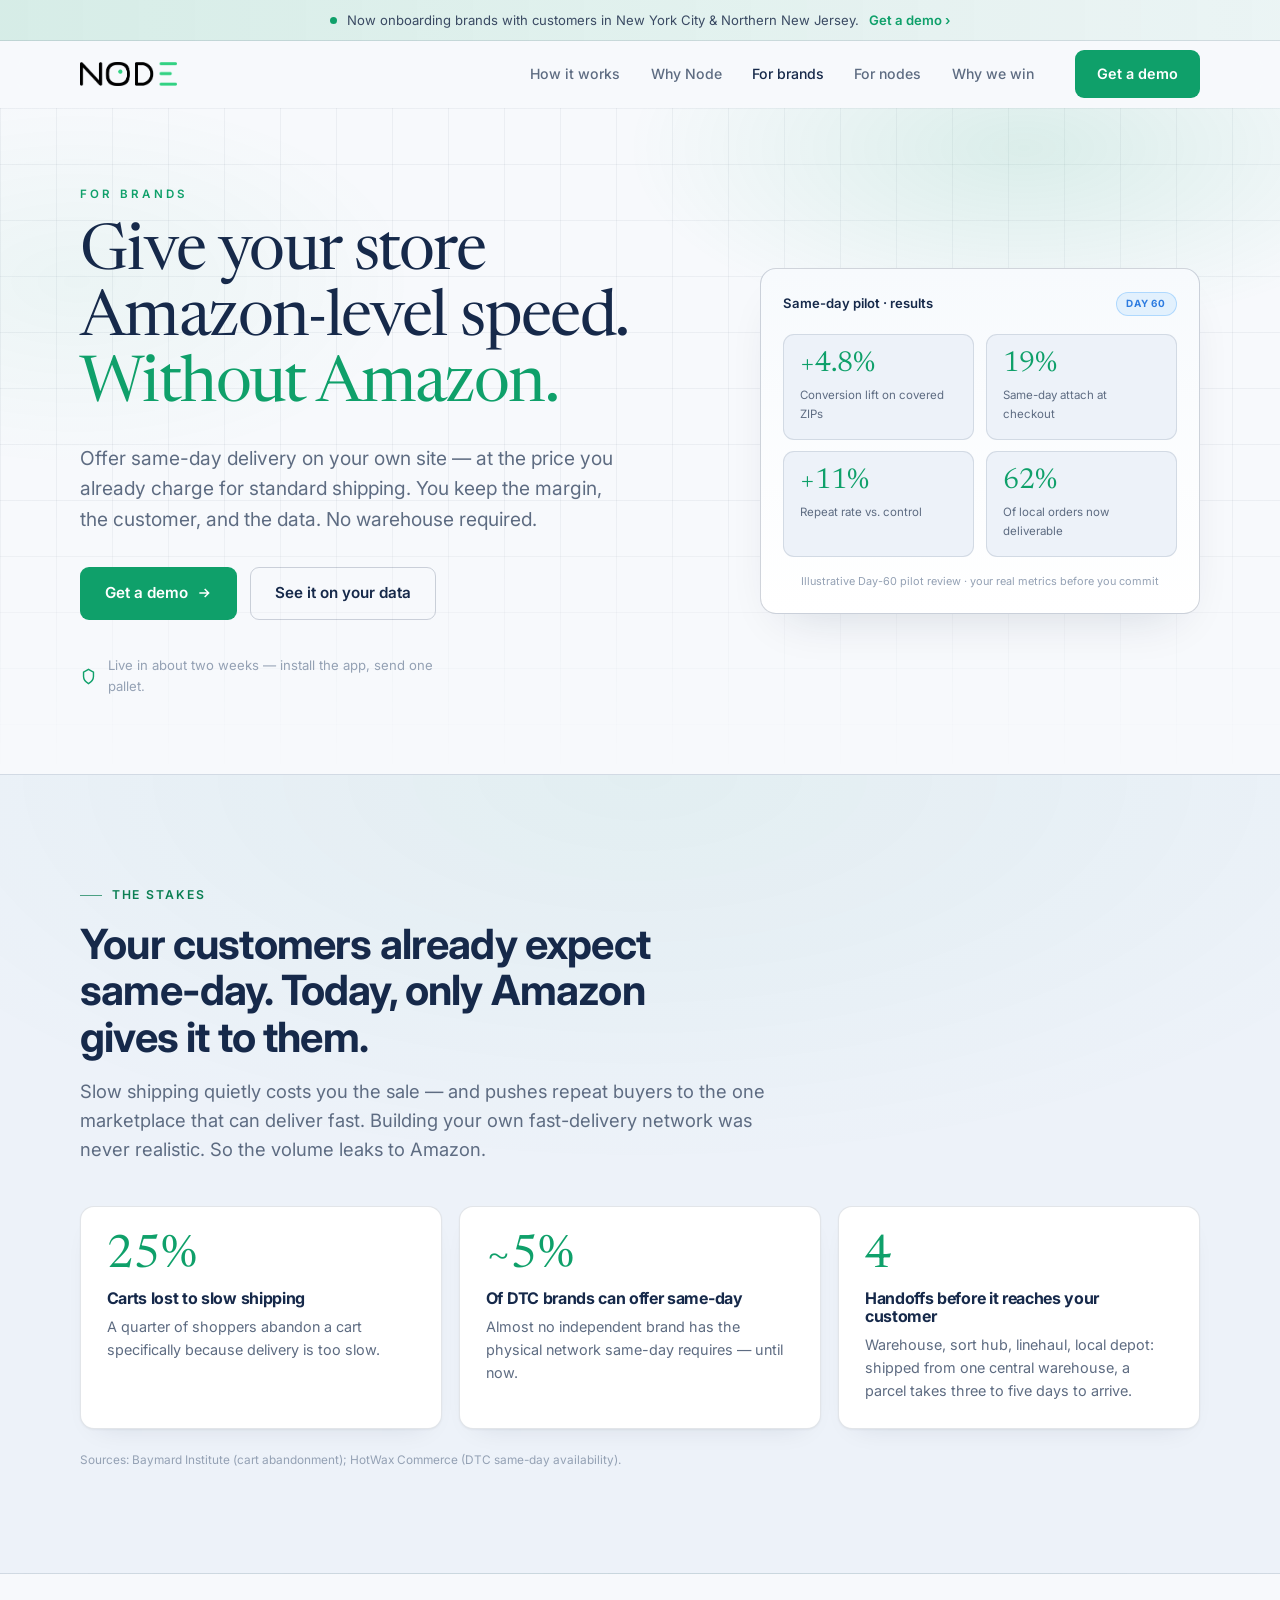
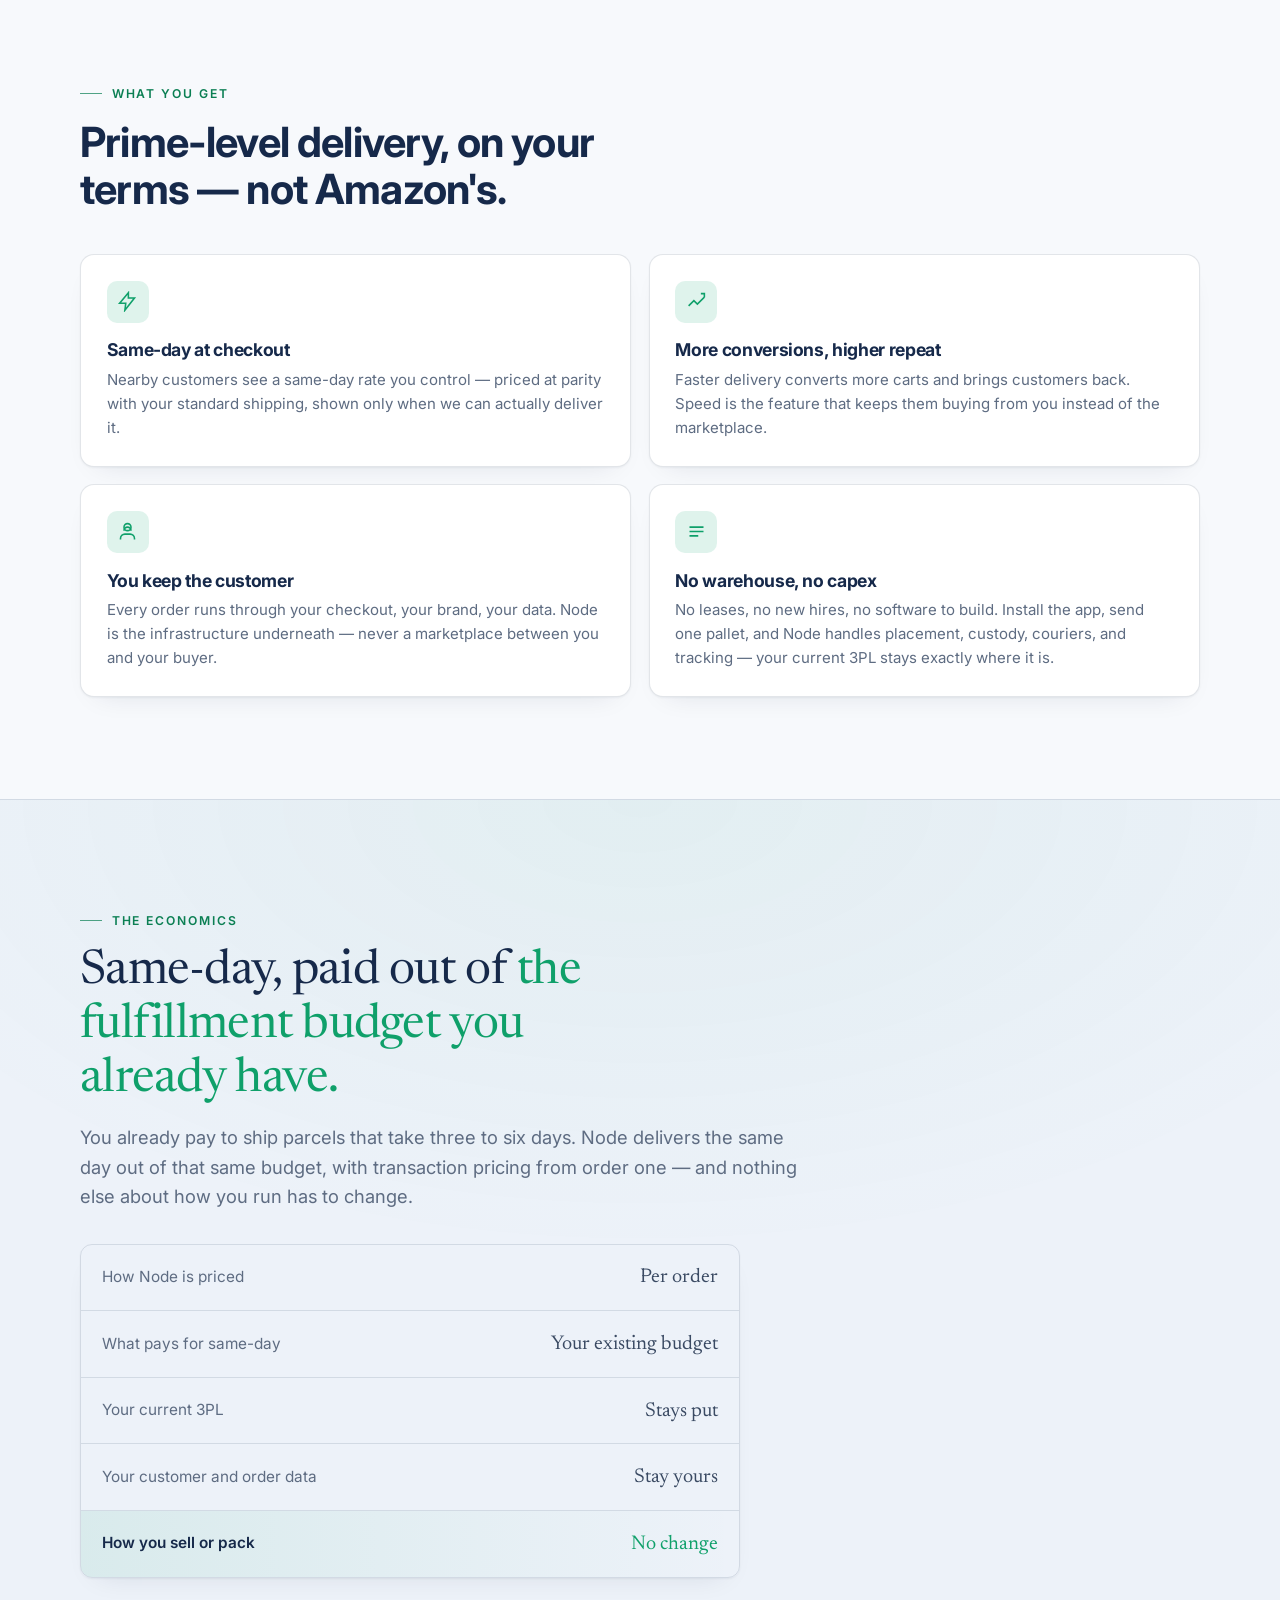
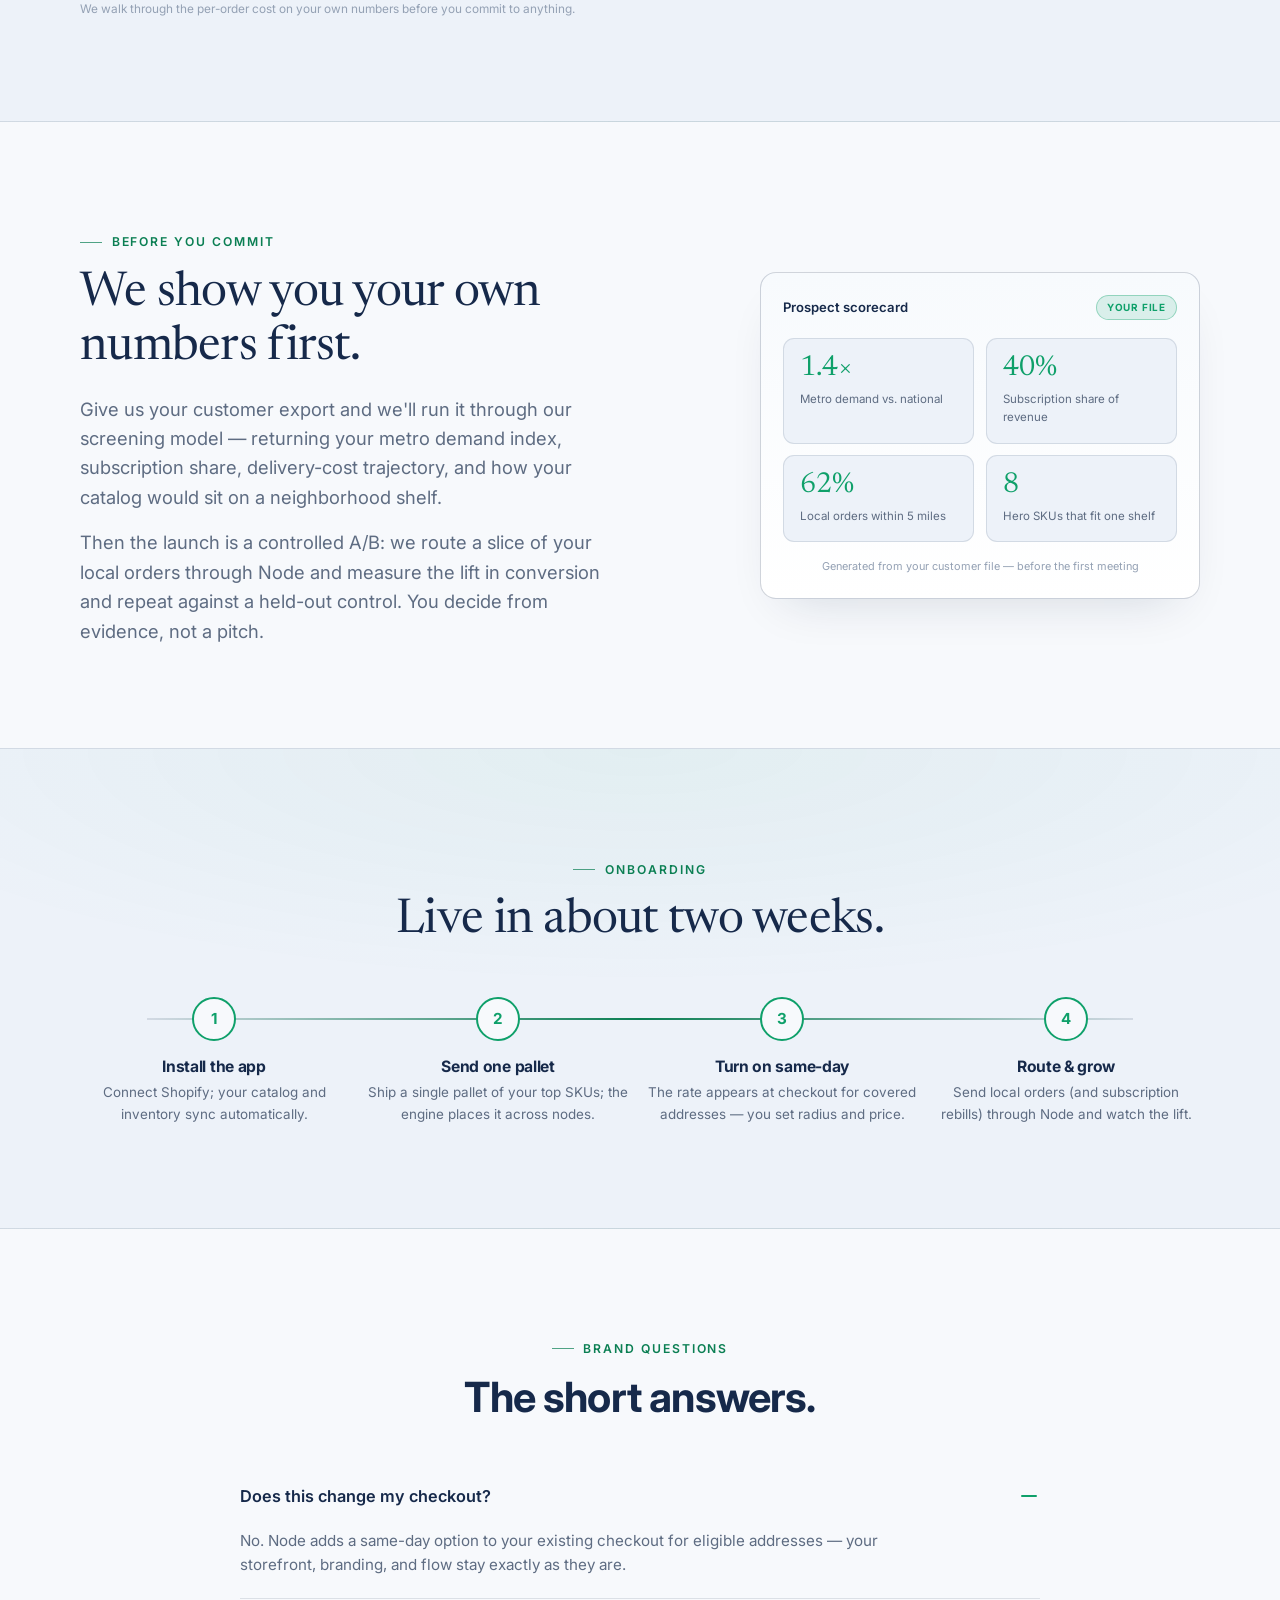
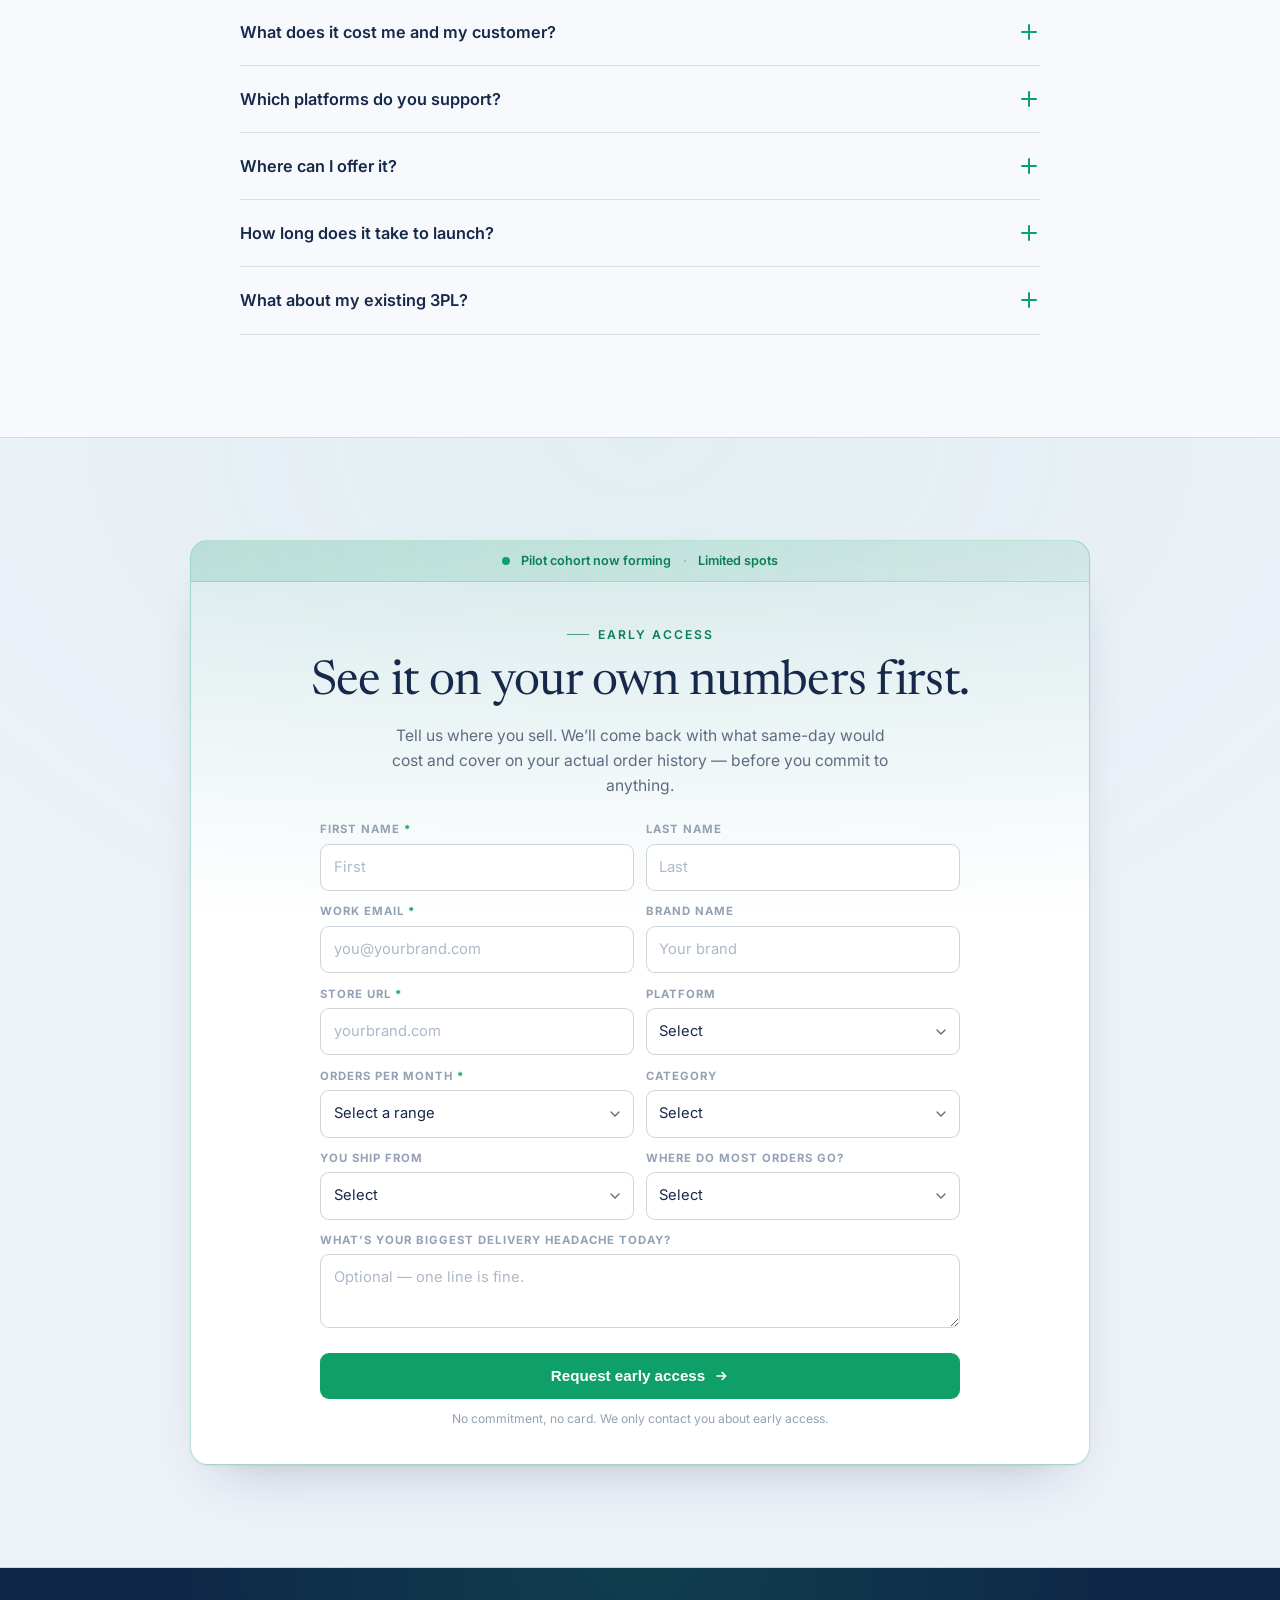
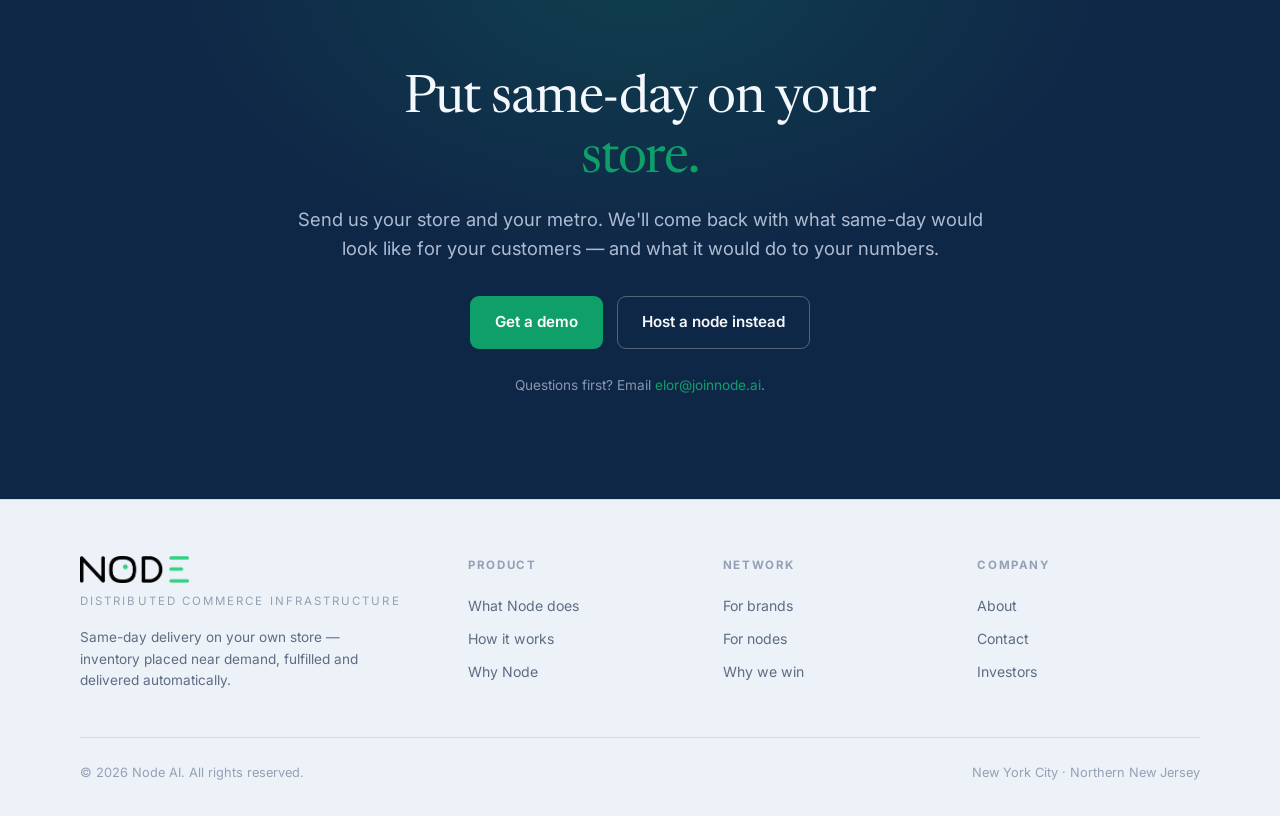
<file: brands.html>
<!DOCTYPE html>
<html lang="en">
<head>
<meta charset="UTF-8" />
<meta name="viewport" content="width=device-width, initial-scale=1.0" />
<title>Node AI for Brands — Amazon-level speed on your own store</title>
<meta name="description" content="Give your store same-day delivery at the price of standard shipping. Higher conversion, no warehouse, and you keep the customer. See it on your own numbers first." />
<meta name="theme-color" content="#F7F9FC" />
<link rel="canonical" href="https://www.joinnode.ai/brands.html" />
<link rel="icon" href="/favicon.ico" sizes="32x32" />
<link rel="icon" href="/favicon.svg" type="image/svg+xml" />
<link rel="apple-touch-icon" href="/apple-touch-icon.png" sizes="180x180" />
<meta property="og:type" content="website" />
<meta property="og:url" content="https://www.joinnode.ai/brands.html" />
<meta property="og:title" content="Node AI for Brands — Amazon-level speed on your own store" />
<meta property="og:description" content="Give your store same-day delivery at the price of standard shipping. Higher conversion, no warehouse, and you keep the customer." />
<meta property="og:image" content="https://www.joinnode.ai/logo.png" />
<meta name="twitter:card" content="summary_large_image" />
<link rel="preconnect" href="https://fonts.googleapis.com" />
<link rel="preconnect" href="https://fonts.gstatic.com" crossorigin />
<link href="https://fonts.googleapis.com/css2?family=Newsreader:ital,opsz,wght@0,6..72,400;0,6..72,500;1,6..72,400&family=Inter:wght@400;500;600;700;800&display=swap" rel="stylesheet" />
<style>
  :root{
    --bg:#F7F9FC; --bg-2:#EDF2F9; --bg-3:#FFFFFF;
    --panel:#FFFFFF; --panel-2:#F7FAFD; --panel-3:#EDF2F9;
    --line:rgba(20,40,74,.12); --line-2:rgba(20,40,74,.20);
    --ink:#16294A; --ink-2:#3A4A63; --muted:#5E6C82; --faint:#94A1B4;
    --accent:#0FA06A; --accent-2:#18B87A; --accent-deep:#0B7F53;
    --accent-soft:rgba(15,160,106,.13);
    --green:#0FA06A; --sky:#4AA8FF; --sky-ink:#2C7BE0; --navy:#0F2747; --radius:14px;
    --serif:'Newsreader',Georgia,serif;
    --sans:'Inter',-apple-system,BlinkMacSystemFont,'Segoe UI',system-ui,sans-serif;
    --maxw:1200px; --pad:clamp(1.15rem,4vw,2.5rem);
  }
  *{box-sizing:border-box;margin:0;padding:0}
  html{scroll-behavior:smooth;-webkit-text-size-adjust:100%}
  body{font-family:var(--sans);background:var(--bg);color:var(--ink-2);line-height:1.6;-webkit-font-smoothing:antialiased;text-rendering:optimizeLegibility;overflow-x:hidden}
  ::selection{background:rgba(15,160,106,.18);color:#083b28}
  a{color:inherit;text-decoration:none}
  .wrap{max-width:var(--maxw);margin:0 auto;padding-inline:var(--pad)}
  section{position:relative;padding-block:clamp(4rem,8vw,7rem)}
  .tint{background:radial-gradient(120% 90% at 50% 0%,rgba(15,160,106,.05),transparent 55%),var(--bg-2);border-block:1px solid var(--line)}
  h1,h2,h3,h4{color:var(--ink);letter-spacing:-.02em;line-height:1.12}
  .serif{font-family:var(--serif);font-weight:400;letter-spacing:-.015em}
  .kicker{font-family:var(--sans);font-weight:600;font-size:.76rem;letter-spacing:.16em;text-transform:uppercase;color:var(--accent);display:inline-flex;align-items:center;gap:.6rem}
  .kicker.grey{color:var(--faint)}
  .kicker::before{content:"";width:22px;height:1px;background:currentColor;opacity:.7}
  .sec-h{font-family:var(--sans);font-weight:700;font-size:clamp(1.7rem,3.4vw,2.6rem)}
  .sec-h.serif{font-family:var(--serif);font-weight:400;font-size:clamp(1.9rem,4vw,3rem)}
  .lede{font-size:clamp(1rem,1.5vw,1.15rem);color:var(--muted);max-width:60ch}
  .hl{color:var(--accent)}
  .center{text-align:center}.center .lede,.lede.center{margin-inline:auto}
  .src{font-size:.74rem;color:var(--faint);margin-top:1.4rem}

  .btn{font-weight:600;font-size:.9rem;padding:.72rem 1.3rem;border-radius:9px;cursor:pointer;border:1px solid transparent;display:inline-flex;align-items:center;gap:.5rem;transition:.18s;white-space:nowrap}
  .btn svg{width:16px;height:16px}
  .btn-primary{background:var(--accent);color:#fff}
  .btn-primary:hover{background:var(--accent-2);transform:translateY(-1px)}
  .btn-ghost{border-color:var(--line-2);color:var(--ink)}
  .btn-ghost:hover{border-color:var(--accent);color:var(--accent)}
  .btn-lg{padding:.85rem 1.5rem;font-size:.95rem}

  .announce{background:linear-gradient(90deg,rgba(15,160,106,.14),rgba(15,160,106,.05));border-bottom:1px solid var(--line);font-size:.82rem;color:var(--ink-2)}
  .announce .wrap{display:flex;align-items:center;justify-content:center;gap:.6rem;height:40px;text-align:center}
  .announce .dot{width:7px;height:7px;border-radius:50%;background:var(--accent);animation:pulse 2.4s infinite}
  .announce a{color:var(--accent);font-weight:600}
  @keyframes pulse{0%{box-shadow:0 0 0 0 rgba(15,160,106,.5)}70%{box-shadow:0 0 0 7px rgba(15,160,106,0)}100%{box-shadow:0 0 0 0 rgba(15,160,106,0)}}

  header.nav{position:sticky;top:0;z-index:60;background:rgba(247,249,252,.82);backdrop-filter:blur(14px);border-bottom:1px solid transparent;transition:.25s}
  header.nav.scrolled{border-bottom-color:var(--line);background:rgba(247,249,252,.92)}
  .nav-in{display:flex;align-items:center;justify-content:space-between;height:66px;gap:1rem}
  .brand{display:flex;align-items:center;gap:.65rem}
  .brand .mark{width:26px;height:26px;flex:none}
  .brand .word{font-weight:700;letter-spacing:.26em;font-size:.9rem;color:var(--ink);padding-left:.1em}
  .navlinks{display:flex;align-items:center;gap:1.9rem;margin-left:auto;margin-right:1.6rem}
  .navlinks a{font-size:.88rem;color:var(--muted);font-weight:500;transition:.18s}
  .navlinks a:hover,.navlinks a.active{color:var(--ink)}
  .navtoggle{display:none;background:none;border:0;color:var(--ink);cursor:pointer;padding:.4rem}
  .navtoggle svg{width:24px;height:24px}
  .mobile-menu{display:none;flex-direction:column;padding:.4rem var(--pad) 1.4rem;border-bottom:1px solid var(--line);background:var(--bg)}
  .mobile-menu a{padding:.85rem 0;color:var(--ink-2);border-bottom:1px solid var(--line)}
  .mobile-menu .btn{margin-top:1rem;justify-content:center}

  .hero{padding-top:clamp(3rem,6vw,5rem);padding-bottom:clamp(3.5rem,6vw,5.5rem);overflow:hidden;position:relative}
  .hero::before{content:"";position:absolute;inset:0;z-index:0;pointer-events:none;
    background:radial-gradient(50% 45% at 80% 6%,rgba(15,160,106,.12),transparent 62%),
      radial-gradient(38% 40% at 6% 26%,rgba(15,160,106,.05),transparent 70%),
      linear-gradient(rgba(20,40,74,.05) 1px,transparent 1px),
      linear-gradient(90deg,rgba(20,40,74,.05) 1px,transparent 1px);
    background-size:auto,auto,56px 56px,56px 56px;
    -webkit-mask-image:linear-gradient(180deg,#000 60%,transparent);mask-image:linear-gradient(180deg,#000 60%,transparent)}
  .hero-grid{position:relative;z-index:1;display:grid;grid-template-columns:1.05fr .95fr;gap:clamp(2rem,5vw,4rem);align-items:center}
  .hero-tag{font-size:.72rem;font-weight:600;letter-spacing:.28em;text-transform:uppercase;color:var(--accent)}
  h1.h1{font-family:var(--serif);font-weight:400;font-size:clamp(2.5rem,5.2vw,4rem);line-height:1.03;letter-spacing:-.025em;margin-top:1.2rem}
  .hero p.sub{font-size:clamp(1.02rem,1.5vw,1.2rem);color:var(--muted);max-width:52ch;margin-top:1.4rem}
  .hero-cta{display:flex;flex-wrap:wrap;gap:.8rem;margin-top:2rem}
  .hero-trust{margin-top:2.2rem;display:flex;align-items:center;gap:.7rem;font-size:.82rem;color:var(--faint);max-width:46ch}
  .hero-trust svg{width:17px;height:17px;color:var(--accent);flex:none}

  /* brand hero: pilot dashboard */
  .dash{border:1px solid var(--line-2);border-radius:16px;background:linear-gradient(180deg,var(--panel-2),var(--panel));box-shadow:0 22px 48px -24px rgba(15,31,60,.16);padding:1.4rem;width:min(440px,100%);margin-left:auto}
  .dash .dh{display:flex;justify-content:space-between;align-items:center;margin-bottom:1.1rem}
  .dash .dh .t{font-size:.82rem;font-weight:600;color:var(--ink)}
  .dash .dh .pill{font-size:.62rem;font-weight:700;letter-spacing:.08em;text-transform:uppercase;color:var(--green);background:rgba(95,185,140,.12);border:1px solid rgba(95,185,140,.3);border-radius:100px;padding:.22rem .6rem}
  .dmetrics{display:grid;grid-template-columns:1fr 1fr;gap:.7rem}
  .dmet{background:var(--bg-2);border:1px solid var(--line);border-radius:11px;padding:1rem}
  .dmet .v{font-family:var(--serif);font-size:1.8rem;color:var(--accent);line-height:1}
  .dmet .l{font-size:.72rem;color:var(--muted);margin-top:.4rem}
  .dash .dcap{font-size:.68rem;color:var(--faint);margin-top:1rem;text-align:center}

  .feat-grid{display:grid;grid-template-columns:repeat(2,1fr);gap:1.1rem;margin-top:2.6rem}
  .feat{background:var(--panel);border:1px solid var(--line);border-radius:var(--radius);padding:1.6rem;transition:.2s}
  .feat:hover{border-color:var(--line-2);transform:translateY(-2px)}
  .feat .ic{width:42px;height:42px;border-radius:10px;background:var(--accent-soft);color:var(--accent);display:grid;place-items:center;margin-bottom:1.1rem}
  .feat .ic svg{width:21px;height:21px}
  .feat h3{font-size:1.1rem;font-weight:700;margin-bottom:.5rem}
  .feat p{font-size:.94rem;color:var(--muted)}

  .steps{display:grid;grid-template-columns:repeat(5,1fr);gap:1rem;margin-top:3rem;position:relative}
  .steps.s4{grid-template-columns:repeat(4,1fr)}
  .steps::before{content:"";position:absolute;top:21px;left:6%;right:6%;height:2px;background:linear-gradient(90deg,var(--line),var(--accent-deep),var(--line))}
  .step{position:relative;text-align:center}
  .step .n{width:44px;height:44px;border-radius:50%;background:var(--bg);border:2px solid var(--accent);color:var(--accent);font-weight:700;display:grid;place-items:center;margin:0 auto 1.1rem;position:relative;z-index:1;font-size:.95rem}
  .step h4{font-size:.98rem;font-weight:700;margin-bottom:.4rem}
  .step p{font-size:.84rem;color:var(--muted)}

  .split{display:grid;grid-template-columns:1fr 1fr;gap:clamp(2rem,5vw,4rem);align-items:center}
  .pcard{background:var(--panel);border:1px solid var(--line);border-radius:var(--radius);padding:1.6rem}
  .proof-grid{display:grid;grid-template-columns:repeat(3,1fr);gap:1.1rem;margin-top:2.6rem}
  .pcard .stat{font-family:var(--serif);font-size:clamp(2rem,3.6vw,2.9rem);color:var(--accent);line-height:1;margin-bottom:.7rem}
  .pcard h4{font-size:1rem;font-weight:700;margin-bottom:.45rem}
  .pcard p{font-size:.9rem;color:var(--muted)}

  /* economics compare */
  .compare{border:1px solid var(--line);border-radius:12px;overflow:hidden;margin-top:2rem;max-width:660px}
  .crow{display:grid;grid-template-columns:1fr auto;gap:1rem;align-items:center;padding:1.05rem 1.3rem;border-bottom:1px solid var(--line)}
  .crow:last-child{border-bottom:0}
  .crow .cl{color:var(--muted);font-size:.96rem}
  .crow .cv{font-family:var(--serif);font-size:1.25rem;color:var(--ink-2)}
  .crow .cbar{grid-column:1/-1;height:6px;border-radius:4px;background:#E4EAF2;overflow:hidden}
  .crow .cbar span{display:block;height:100%;background:#C2CBD8}
  .crow.win{background:linear-gradient(90deg,rgba(15,160,106,.09),transparent)}
  .crow.win .cl{color:var(--ink);font-weight:600}.crow.win .cv{color:var(--accent)}.crow.win .cbar span{background:var(--accent)}

  .faq{max-width:800px;margin:2.6rem auto 0}
  details{border-bottom:1px solid var(--line)}
  details summary{list-style:none;cursor:pointer;padding:1.25rem 0;display:flex;justify-content:space-between;align-items:center;gap:1rem;font-weight:600;font-size:1.02rem;color:var(--ink)}
  details summary::-webkit-details-marker{display:none}
  details summary .ico{width:22px;height:22px;flex:none;position:relative;transition:.25s}
  details summary .ico::before,details summary .ico::after{content:"";position:absolute;background:var(--accent);border-radius:2px}
  details summary .ico::before{top:10px;left:3px;right:3px;height:2px}
  details summary .ico::after{left:10px;top:3px;bottom:3px;width:2px;transition:.25s}
  details[open] summary .ico::after{transform:rotate(90deg);opacity:0}
  details .a{padding:0 0 1.3rem;color:var(--muted);font-size:.95rem;max-width:68ch}

  .cta{position:relative;text-align:center;overflow:hidden}
  .cta::before{content:"";position:absolute;inset:0;background:radial-gradient(60% 90% at 50% 0%,rgba(15,160,106,.12),transparent 62%)}
  .cta .wrap{position:relative}
  .cta h2{font-family:var(--serif);font-weight:400;font-size:clamp(2rem,4.5vw,3.3rem);max-width:18ch;margin:0 auto 1rem}
  .cta .btns{display:flex;gap:.9rem;justify-content:center;flex-wrap:wrap;margin-top:2rem}
  .cta .sub2{margin-top:1.6rem;font-size:.85rem;color:var(--faint)}
  .cta .sub2 a{color:var(--accent)}

  footer.foot{border-top:1px solid var(--line);background:var(--bg-2);padding-block:3.5rem 2rem}
  .foot-grid{display:grid;grid-template-columns:1.6fr 1fr 1fr 1fr;gap:2rem}
  .foot .word{font-weight:700;letter-spacing:.24em;font-size:.92rem;color:var(--ink)}
  .foot .tag{font-size:.72rem;letter-spacing:.18em;text-transform:uppercase;color:var(--faint);margin-top:.6rem}
  .foot .desc{font-size:.85rem;color:var(--muted);margin-top:1rem;max-width:34ch}
  .foot .col h5{font-size:.72rem;letter-spacing:.14em;text-transform:uppercase;color:var(--faint);margin-bottom:1rem}
  .foot .col a{display:block;font-size:.88rem;color:var(--muted);padding:.32rem 0;transition:.15s}
  .foot .col a:hover{color:var(--accent)}
  .foot-btm{display:flex;justify-content:space-between;align-items:center;flex-wrap:wrap;gap:1rem;margin-top:2.8rem;padding-top:1.6rem;border-top:1px solid var(--line);font-size:.8rem;color:var(--faint)}

  .reveal{opacity:0;transform:translateY(20px);transition:opacity .7s ease,transform .7s cubic-bezier(.2,.7,.2,1)}
  .reveal.in{opacity:1;transform:none}
  @media (prefers-reduced-motion:reduce){.reveal{opacity:1;transform:none;transition:none}*{animation:none!important}html{scroll-behavior:auto}}

  @media (max-width:960px){
    .navlinks{display:none}.navtoggle{display:block}.nav-cta{display:none}
    .hero-grid{grid-template-columns:1fr}.dash{margin:1rem 0 0}
    .feat-grid,.split,.proof-grid,.foot-grid{grid-template-columns:1fr}
    .steps,.steps.s4{grid-template-columns:repeat(2,1fr);gap:2rem 1rem}
    .steps::before{display:none}
    .proof-grid{grid-template-columns:1fr 1fr}.foot-grid{grid-template-columns:1fr 1fr}
  }
  @media (max-width:560px){.feat-grid,.steps,.steps.s4,.proof-grid,.foot-grid{grid-template-columns:1fr}.dmetrics{grid-template-columns:1fr 1fr}}
  /* light-theme card depth */
  .feat,.pcard,.diagram,.audcard,.vcard,.compare{box-shadow:0 1px 2px rgba(15,31,60,.05),0 12px 28px -18px rgba(15,31,60,.14)}
  /* ===== palette roles: navy anchor · emerald brand · sky spark ===== */
  .kicker{color:var(--accent-deep)}
  .map-card .mtop .live{color:var(--sky-ink)}
  .map-card .mtop .live i{background:var(--sky)}
  .earn-bars i.on{background:var(--sky)}
  .dash .dh .pill{color:var(--sky-ink);background:rgba(74,168,255,.12);border-color:rgba(74,168,255,.34)}
  .cta{background:var(--navy)}
  .cta::before{background:radial-gradient(60% 90% at 50% 0%,rgba(15,160,106,.20),transparent 62%)}
  .cta h2{color:#F4F8FC}
  .cta .lede{color:#AEBCD2}
  .cta .sub2,.cta .invest{color:#8797AF}
  .cta .btn-ghost{border-color:rgba(255,255,255,.28);color:#F4F8FC}
  .cta .btn-ghost:hover{border-color:var(--accent-2);color:var(--accent-2)}
  /* ===== brand logo (inline PNG) ===== */
  .logo-img{background:url([data-uri]) no-repeat left center;background-size:contain;height:24px;width:97px}
  .foot .logo-img{height:27px;width:109px;margin-bottom:.55rem}
</style>
<link rel="stylesheet" href="/early-access.css" />
<link rel="stylesheet" href="/contact.css" />
</head>
<body id="top">

<div class="announce">
  <div class="wrap">
    <span class="dot"></span>
    <span>Now onboarding brands with customers in New York City &amp; Northern New Jersey.</span>
    <a href="#contact">Get a demo &rsaquo;</a>
  </div>
</div>

<header class="nav" id="nav">
  <div class="wrap nav-in">
    <a href="index.html" class="brand" aria-label="Node AI home"><span class="logo-img" role="img" aria-label="Node AI"></span></a>
    <nav class="navlinks">
      <a href="index.html#how">How it works</a>
      <a href="index.html#why">Why Node</a>
      <a href="brands.html" class="active">For brands</a>
      <a href="nodes.html">For nodes</a>
      <a href="index.html#proof">Why we win</a>
    </nav>
    <a href="#contact" class="btn btn-primary nav-cta">Get a demo</a>
    <button class="navtoggle" id="navtoggle" aria-label="Menu"><svg viewBox="0 0 24 24" fill="none" stroke="currentColor" stroke-width="2"><path d="M4 7h16M4 12h16M4 17h16"/></svg></button>
  </div>
  <div class="mobile-menu" id="mobilemenu">
    <a href="index.html#how">How it works</a>
    <a href="index.html#why">Why Node</a>
    <a href="brands.html">For brands</a>
    <a href="nodes.html">For nodes</a>
    <a href="index.html#proof">Why we win</a>
    <a href="#contact" class="btn btn-primary">Get a demo</a>
  </div>
</header>

<!-- HERO -->
<section class="hero">
  <div class="wrap hero-grid">
    <div>
      <div class="hero-tag">For Brands</div>
      <h1 class="h1">Give your store Amazon-level speed. <span class="hl">Without Amazon.</span></h1>
      <p class="sub">Offer same-day delivery on your own site — at the price you already charge for standard shipping. You keep the margin, the customer, and the data. No warehouse required.</p>
      <div class="hero-cta">
        <a href="#contact" class="btn btn-primary btn-lg">Get a demo
          <svg viewBox="0 0 24 24" fill="none" stroke="currentColor" stroke-width="2.2"><path d="M5 12h14M13 6l6 6-6 6"/></svg>
        </a>
        <a href="#pilot" class="btn btn-ghost btn-lg">See it on your data</a>
      </div>
      <div class="hero-trust">
        <svg viewBox="0 0 24 24" fill="none" stroke="currentColor" stroke-width="2"><path d="M12 2l7 4v6c0 5-3.5 8-7 10-3.5-2-7-5-7-10V6l7-4z"/></svg>
        <span>Live in about two weeks — install the app, send one pallet.</span>
      </div>
    </div>
    <div class="dash reveal">
      <div class="dh"><span class="t">Same-day pilot · results</span><span class="pill">Day 60</span></div>
      <div class="dmetrics">
        <div class="dmet"><div class="v">+4.8%</div><div class="l">Conversion lift on covered ZIPs</div></div>
        <div class="dmet"><div class="v">19%</div><div class="l">Same-day attach at checkout</div></div>
        <div class="dmet"><div class="v">+11%</div><div class="l">Repeat rate vs. control</div></div>
        <div class="dmet"><div class="v">62%</div><div class="l">Of local orders now deliverable</div></div>
      </div>
      <div class="dcap">Illustrative Day-60 pilot review · your real metrics before you commit</div>
    </div>
  </div>
</section>

<!-- THE STAKES -->
<section class="tint">
  <div class="wrap">
    <div class="reveal">
      <div class="kicker">The stakes</div>
      <h2 class="sec-h" style="margin-top:1rem;max-width:24ch">Your customers already expect same-day. Today, only Amazon gives it to them.</h2>
      <p class="lede" style="margin-top:1rem">Slow shipping quietly costs you the sale — and pushes repeat buyers to the one marketplace that can deliver fast. Building your own fast-delivery network was never realistic. So the volume leaks to Amazon.</p>
    </div>
    <div class="proof-grid reveal">
      <div class="pcard"><div class="stat">25%</div><h4>Carts lost to slow shipping</h4><p>A quarter of shoppers abandon a cart specifically because delivery is too slow.</p></div>
      <div class="pcard"><div class="stat">~5%</div><h4>Of DTC brands can offer same-day</h4><p>Almost no independent brand has the physical network same-day requires — until now.</p></div>
      <div class="pcard"><div class="stat">4</div><h4>Handoffs before it reaches your customer</h4><p>Warehouse, sort hub, linehaul, local depot: shipped from one central warehouse, a parcel takes three to five days to arrive.</p></div>
    </div>
    <p class="src reveal">Sources: Baymard Institute (cart abandonment); HotWax Commerce (DTC same-day availability).</p>
  </div>
</section>

<!-- WHAT YOU GET -->
<section>
  <div class="wrap">
    <div class="reveal">
      <div class="kicker">What you get</div>
      <h2 class="sec-h" style="margin-top:1rem;max-width:22ch">Prime-level delivery, on your terms — not Amazon's.</h2>
    </div>
    <div class="feat-grid reveal">
      <div class="feat">
        <div class="ic"><svg viewBox="0 0 24 24" fill="none" stroke="currentColor" stroke-width="1.8"><path d="M13 2L3 14h7l-1 8 11-14h-7l0-6z"/></svg></div>
        <h3>Same-day at checkout</h3>
        <p>Nearby customers see a same-day rate you control — priced at parity with your standard shipping, shown only when we can actually deliver it.</p>
      </div>
      <div class="feat">
        <div class="ic"><svg viewBox="0 0 24 24" fill="none" stroke="currentColor" stroke-width="1.8"><path d="M3 17l6-6 4 4 8-8M17 3h4v4"/></svg></div>
        <h3>More conversions, higher repeat</h3>
        <p>Faster delivery converts more carts and brings customers back. Speed is the feature that keeps them buying from you instead of the marketplace.</p>
      </div>
      <div class="feat">
        <div class="ic"><svg viewBox="0 0 24 24" fill="none" stroke="currentColor" stroke-width="1.8"><path d="M16 11a4 4 0 10-8 0M4 21v-1a5 5 0 015-5h6a5 5 0 015 5v1"/><circle cx="12" cy="7" r="4"/></svg></div>
        <h3>You keep the customer</h3>
        <p>Every order runs through your checkout, your brand, your data. Node is the infrastructure underneath — never a marketplace between you and your buyer.</p>
      </div>
      <div class="feat">
        <div class="ic"><svg viewBox="0 0 24 24" fill="none" stroke="currentColor" stroke-width="1.8"><path d="M4 7h16M4 12h16M4 17h10"/></svg></div>
        <h3>No warehouse, no capex</h3>
        <p>No leases, no new hires, no software to build. Install the app, send one pallet, and Node handles placement, custody, couriers, and tracking — your current 3PL stays exactly where it is.</p>
      </div>
    </div>
  </div>
</section>

<!-- ECONOMICS -->
<section class="tint">
  <div class="wrap">
    <div class="reveal">
      <div class="kicker">The economics</div>
      <h2 class="sec-h serif" style="margin-top:1rem;max-width:20ch">Same-day, paid out of <span class="hl">the fulfillment budget you already have.</span></h2>
      <p class="lede" style="margin-top:1rem">You already pay to ship parcels that take three to six days. Node delivers the same day out of that same budget, with transaction pricing from order one — and nothing else about how you run has to change.</p>
      <div class="compare reveal">
        <div class="crow"><span class="cl">How Node is priced</span><span class="cv">Per order</span></div>
        <div class="crow"><span class="cl">What pays for same-day</span><span class="cv">Your existing budget</span></div>
        <div class="crow"><span class="cl">Your current 3PL</span><span class="cv">Stays put</span></div>
        <div class="crow"><span class="cl">Your customer and order data</span><span class="cv">Stay yours</span></div>
        <div class="crow win"><span class="cl">How you sell or pack</span><span class="cv">No change</span></div>
      </div>
      <p class="src reveal">We walk through the per-order cost on your own numbers before you commit to anything.</p>
    </div>
  </div>
</section>

<!-- SEE IT ON YOUR DATA -->
<section id="pilot">
  <div class="wrap">
    <div class="split">
      <div class="reveal">
        <div class="kicker">Before you commit</div>
        <h2 class="sec-h serif" style="margin-top:1rem;max-width:18ch">We show you your own numbers first.</h2>
        <p class="lede" style="margin-top:1.2rem">Give us your customer export and we'll run it through our screening model — returning your metro demand index, subscription share, delivery-cost trajectory, and how your catalog would sit on a neighborhood shelf.</p>
        <p class="lede" style="margin-top:1rem">Then the launch is a controlled A/B: we route a slice of your local orders through Node and measure the lift in conversion and repeat against a held-out control. You decide from evidence, not a pitch.</p>
      </div>
      <div class="dash reveal">
        <div class="dh"><span class="t">Prospect scorecard</span><span class="pill" style="color:var(--accent);background:var(--accent-soft);border-color:rgba(15,160,106,.35)">Your file</span></div>
        <div class="dmetrics">
          <div class="dmet"><div class="v">1.4×</div><div class="l">Metro demand vs. national</div></div>
          <div class="dmet"><div class="v">40%</div><div class="l">Subscription share of revenue</div></div>
          <div class="dmet"><div class="v">62%</div><div class="l">Local orders within 5 miles</div></div>
          <div class="dmet"><div class="v">8</div><div class="l">Hero SKUs that fit one shelf</div></div>
        </div>
        <div class="dcap">Generated from your customer file — before the first meeting</div>
      </div>
    </div>
  </div>
</section>

<!-- HOW YOU GO LIVE -->
<section class="tint">
  <div class="wrap">
    <div class="reveal center">
      <div class="kicker" style="justify-content:center">Onboarding</div>
      <h2 class="sec-h serif" style="margin-top:1rem">Live in about two weeks.</h2>
    </div>
    <div class="steps s4 reveal">
      <div class="step"><div class="n">1</div><h4>Install the app</h4><p>Connect Shopify; your catalog and inventory sync automatically.</p></div>
      <div class="step"><div class="n">2</div><h4>Send one pallet</h4><p>Ship a single pallet of your top SKUs; the engine places it across nodes.</p></div>
      <div class="step"><div class="n">3</div><h4>Turn on same-day</h4><p>The rate appears at checkout for covered addresses — you set radius and price.</p></div>
      <div class="step"><div class="n">4</div><h4>Route &amp; grow</h4><p>Send local orders (and subscription rebills) through Node and watch the lift.</p></div>
    </div>
  </div>
</section>

<!-- FAQ -->
<section>
  <div class="wrap">
    <div class="reveal center"><div class="kicker" style="justify-content:center">Brand questions</div><h2 class="sec-h" style="margin-top:1rem">The short answers.</h2></div>
    <div class="faq reveal">
      <details open><summary>Does this change my checkout?<span class="ico"></span></summary><div class="a">No. Node adds a same-day option to your existing checkout for eligible addresses — your storefront, branding, and flow stay exactly as they are.</div></details>
      <details><summary>What does it cost me and my customer?<span class="ico"></span></summary><div class="a">Your customer pays the same rate as your standard shipping — Node prices same-day at parity, so there's no premium. You pay per transaction from order one, out of the fulfillment budget you already have, and you set the rate, radius, and cutoff.</div></details>
      <details><summary>Which platforms do you support?<span class="ico"></span></summary><div class="a">Shopify today, with a native app and carrier-calculated rates at checkout. Support for other carts follows — the model is cart-agnostic by design.</div></details>
      <details><summary>Where can I offer it?<span class="ico"></span></summary><div class="a">We're live in New York City and Northern New Jersey and expanding by measured demand. You can install now and turn same-day on the moment your customers' area is covered — checkout is never affected for addresses we can't serve.</div></details>
      <details><summary>How long does it take to launch?<span class="ico"></span></summary><div class="a">About two weeks from install to your first same-day order — most of which is us placing your inventory. There's no integration to build.</div></details>
      <details><summary>What about my existing 3PL?<span class="ico"></span></summary><div class="a">Node works alongside it — your current 3PL stays exactly where it is and keeps the bulk of your inventory; Node requests small "micro-replenishments" to neighborhood nodes for the local, same-day slice.</div></details>
    </div>
  </div>
</section>

<!-- CTA -->

<!-- ============ EARLY ACCESS — NYC waitlist ============ -->
<section class="tint" id="early-access">
  <div class="wrap">
    <div class="ea-card ea-wide reveal" data-ea-root>
      <div class="ea-scarce"><span class="ea-dot"></span> Pilot cohort now forming <span class="ea-sep">&middot;</span> Limited spots</div>
      <div class="ea-inner">
        <div class="ea-head">
          <div class="kicker" style="justify-content:center">Early access</div>
          <h2 class="sec-h serif">See it on your own numbers first.</h2>
          <p>Tell us where you sell. We&rsquo;ll come back with what same-day would cost and cover on your actual order history &mdash; before you commit to anything.</p>
        </div>
        <form data-ea-form data-audience="brand" novalidate style="max-width:640px;margin-inline:auto"
              data-done-title="You&rsquo;re on the list."
              data-done-body="We&rsquo;ll come back with what same-day looks like on your own order history. Watch for an email from Node AI.">
          <div class="ea-hp" aria-hidden="true"><label>Company website<input type="text" name="company_website" tabindex="-1" autocomplete="off" /></label></div>
          <div class="ea-grid ea-two">
            <div class="ea-field"><label for="ea-b-first">First name <span class="ea-req">*</span></label><input id="ea-b-first" type="text" name="first_name" autocomplete="given-name" placeholder="First" /></div>
            <div class="ea-field"><label for="ea-b-last">Last name</label><input id="ea-b-last" type="text" name="last_name" autocomplete="family-name" placeholder="Last" /></div>
            <div class="ea-field"><label for="ea-b-email2">Work email <span class="ea-req">*</span></label><input id="ea-b-email2" type="email" name="email" autocomplete="email" placeholder="you@yourbrand.com" /></div>
            <div class="ea-field"><label for="ea-b-brand">Brand name</label><input id="ea-b-brand" type="text" name="brand_name" placeholder="Your brand" /></div>
            <div class="ea-field"><label for="ea-b-url2">Store URL <span class="ea-req">*</span></label><input id="ea-b-url2" type="text" name="store_url" placeholder="yourbrand.com" /></div>
            <div class="ea-field"><label for="ea-b-plat">Platform</label><select id="ea-b-plat" name="platform"><option value="">Select</option><option>Shopify</option><option>WooCommerce</option><option>BigCommerce</option><option>Magento</option><option>Custom / headless</option><option>Other</option></select></div>
            <div class="ea-field"><label for="ea-b-vol2">Orders per month <span class="ea-req">*</span></label><select id="ea-b-vol2" name="monthly_orders"><option value="">Select a range</option><option>Under 100</option><option>100 &ndash; 500</option><option>500 &ndash; 2,000</option><option>2,000 &ndash; 10,000</option><option>10,000+</option></select></div>
            <div class="ea-field"><label for="ea-b-cat">Category</label><select id="ea-b-cat" name="category"><option value="">Select</option><option>Apparel &amp; accessories</option><option>Beauty &amp; personal care</option><option>Food &amp; beverage</option><option>Home &amp; furniture</option><option>Supplements &amp; wellness</option><option>Pet</option><option>Electronics</option><option>Other</option></select></div>
            <div class="ea-field"><label for="ea-b-ship">You ship from</label><select id="ea-b-ship" name="ships_from"><option value="">Select</option><option>Our own warehouse</option><option>A 3PL</option><option>Our retail store</option><option>Home / garage</option></select></div>
            <div class="ea-field"><label for="ea-b-metro">Where do most orders go?</label><select id="ea-b-metro" name="primary_metro"><option value="">Select</option><option>New York City</option><option>Northern New Jersey</option><option>Elsewhere in the Northeast</option><option>Nationwide</option></select></div>
          </div>
          <div class="ea-field" style="margin-top:.7rem"><label for="ea-b-pain">What&rsquo;s your biggest delivery headache today?</label><textarea id="ea-b-pain" name="pain_point" placeholder="Optional — one line is fine."></textarea></div>
          <div class="ea-error" data-ea-error style="display:none"></div>
          <button type="submit" class="btn btn-primary btn-lg ea-submit" data-ea-submit>Request early access<svg viewBox="0 0 24 24" fill="none" stroke="currentColor" stroke-width="2.2"><path d="M5 12h14M13 6l6 6-6 6"/></svg></button>
          <p class="ea-micro">No commitment, no card. We only contact you about early access.</p>
        </form>
        <p class="ea-noscript" data-ea-nojs>Signing up needs JavaScript &mdash; or just email <a href="mailto:elor@joinnode.ai?subject=Node%20AI%20early%20access">elor@joinnode.ai</a> and we&rsquo;ll add you.</p>
      </div>
    </div>
  </div>
</section>

<section class="cta" id="contact">
  <div class="wrap">
    <div class="reveal">
      <h2>Put same-day on your <span class="hl">store.</span></h2>
      <p class="lede center">Send us your store and your metro. We'll come back with what same-day would look like for your customers — and what it would do to your numbers.</p>
      <div class="btns">
        <a href="mailto:elor@joinnode.ai?subject=Node%20AI%20—%20Brand%20demo" class="btn btn-primary btn-lg">Get a demo</a>
        <a href="nodes.html" class="btn btn-ghost btn-lg">Host a node instead</a>
      </div>
      <p class="sub2">Questions first? Email <a href="mailto:elor@joinnode.ai">elor@joinnode.ai</a>.</p>
    </div>
  </div>
</section>

<footer class="foot">
  <div class="wrap">
    <div class="foot-grid">
      <div>
        <div class="logo-img foot" role="img" aria-label="Node AI"></div>
        <div class="tag">Distributed Commerce Infrastructure</div>
        <p class="desc">Same-day delivery on your own store — inventory placed near demand, fulfilled and delivered automatically.</p>
      </div>
      <div class="col"><h5>Product</h5><a href="index.html#platform">What Node does</a><a href="index.html#how">How it works</a><a href="index.html#why">Why Node</a></div>
      <div class="col"><h5>Network</h5><a href="brands.html">For brands</a><a href="nodes.html">For nodes</a><a href="index.html#proof">Why we win</a></div>
      <div class="col"><h5>Company</h5><a href="index.html#proof">About</a><a href="#contact">Contact</a><a href="mailto:elor@joinnode.ai?subject=Node%20AI%20—%20Investor">Investors</a></div>
    </div>
    <div class="foot-btm"><span>© 2026 Node AI. All rights reserved.</span><span>New York City · Northern New Jersey</span></div>
  </div>
</footer>

<script>
  const nav=document.getElementById('nav');
  const onScroll=()=>nav.classList.toggle('scrolled',window.scrollY>10);
  onScroll();addEventListener('scroll',onScroll,{passive:true});
  const tgl=document.getElementById('navtoggle'),menu=document.getElementById('mobilemenu');
  tgl.addEventListener('click',()=>menu.style.display=menu.style.display==='flex'?'none':'flex');
  menu.querySelectorAll('a').forEach(a=>a.addEventListener('click',()=>menu.style.display='none'));
  const io=new IntersectionObserver((es)=>{es.forEach(e=>{if(e.isIntersecting){e.target.classList.add('in');io.unobserve(e.target);}})},{threshold:.14,rootMargin:'0px 0px -6% 0px'});
  document.querySelectorAll('.reveal').forEach(el=>io.observe(el));
</script>
<script src="/early-access.js" defer></script>
<script src="/contact.js" defer></script>
</body>
</html>
</file>
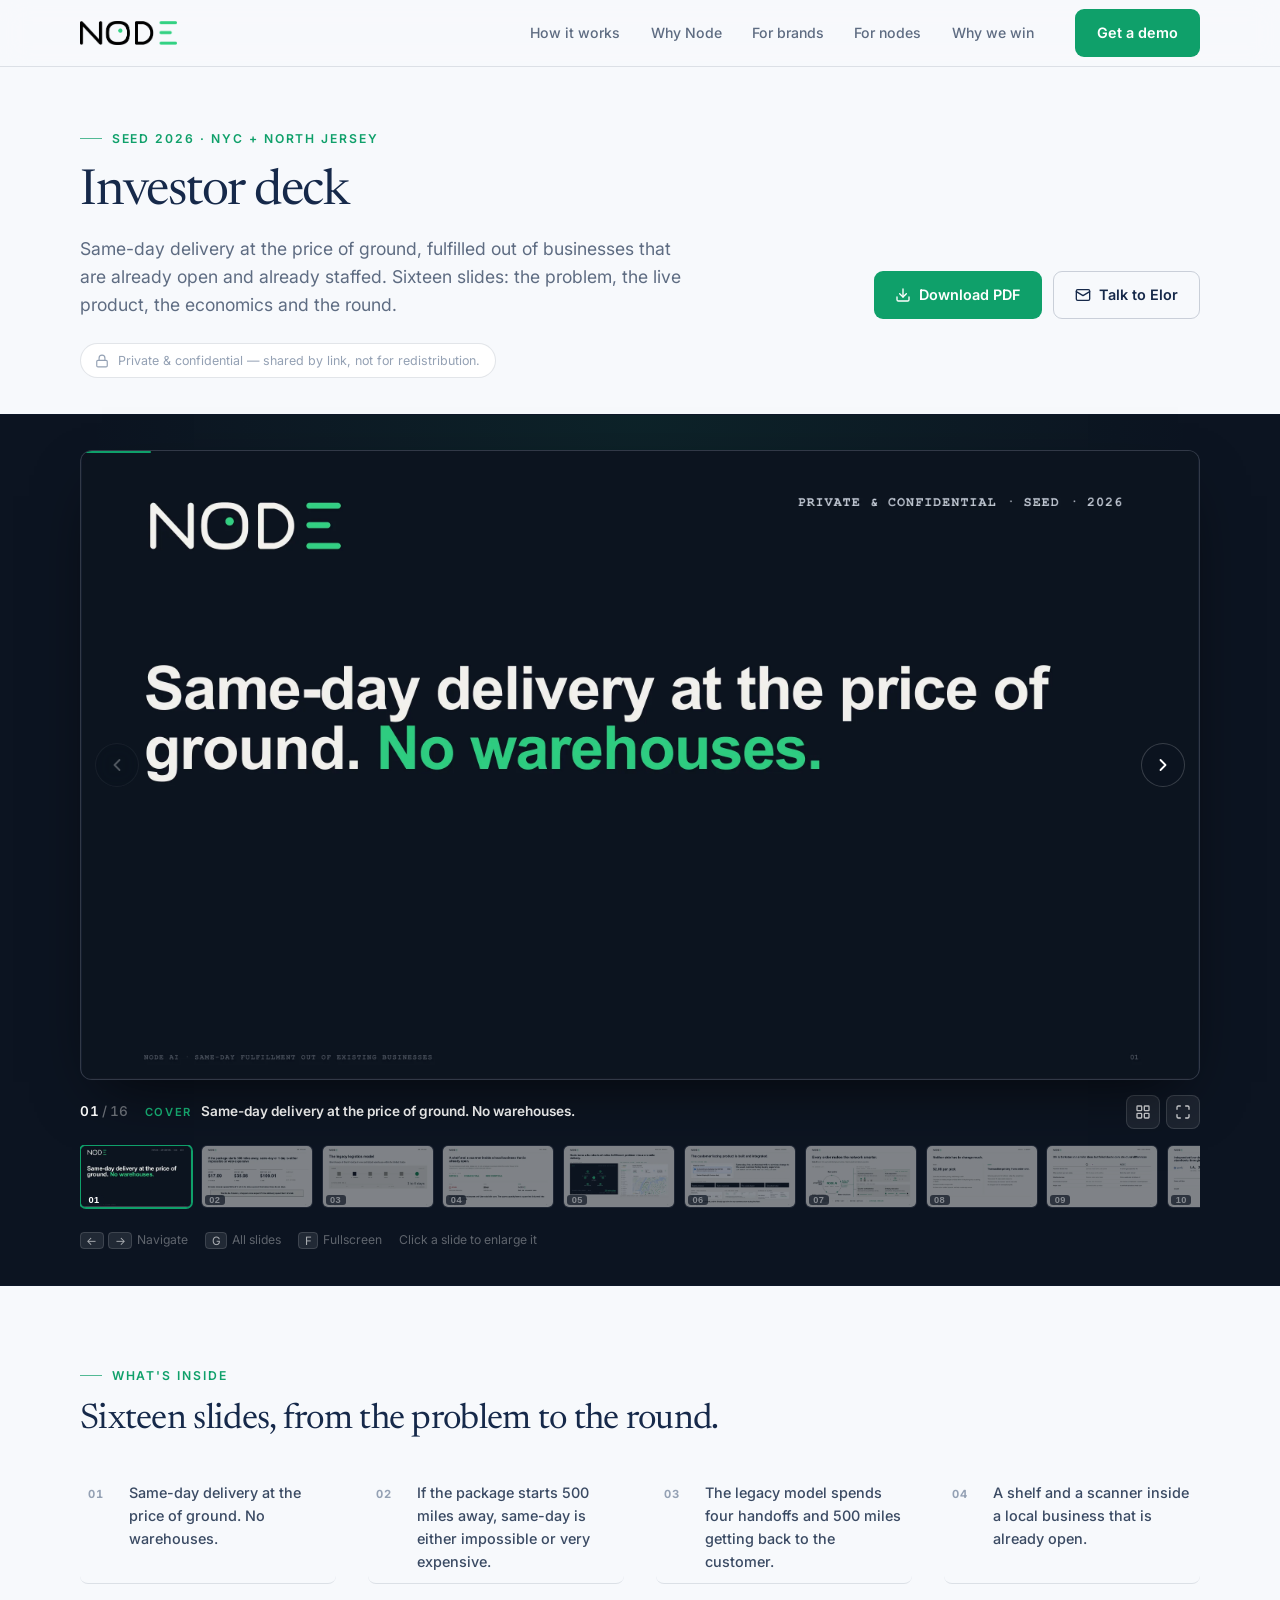
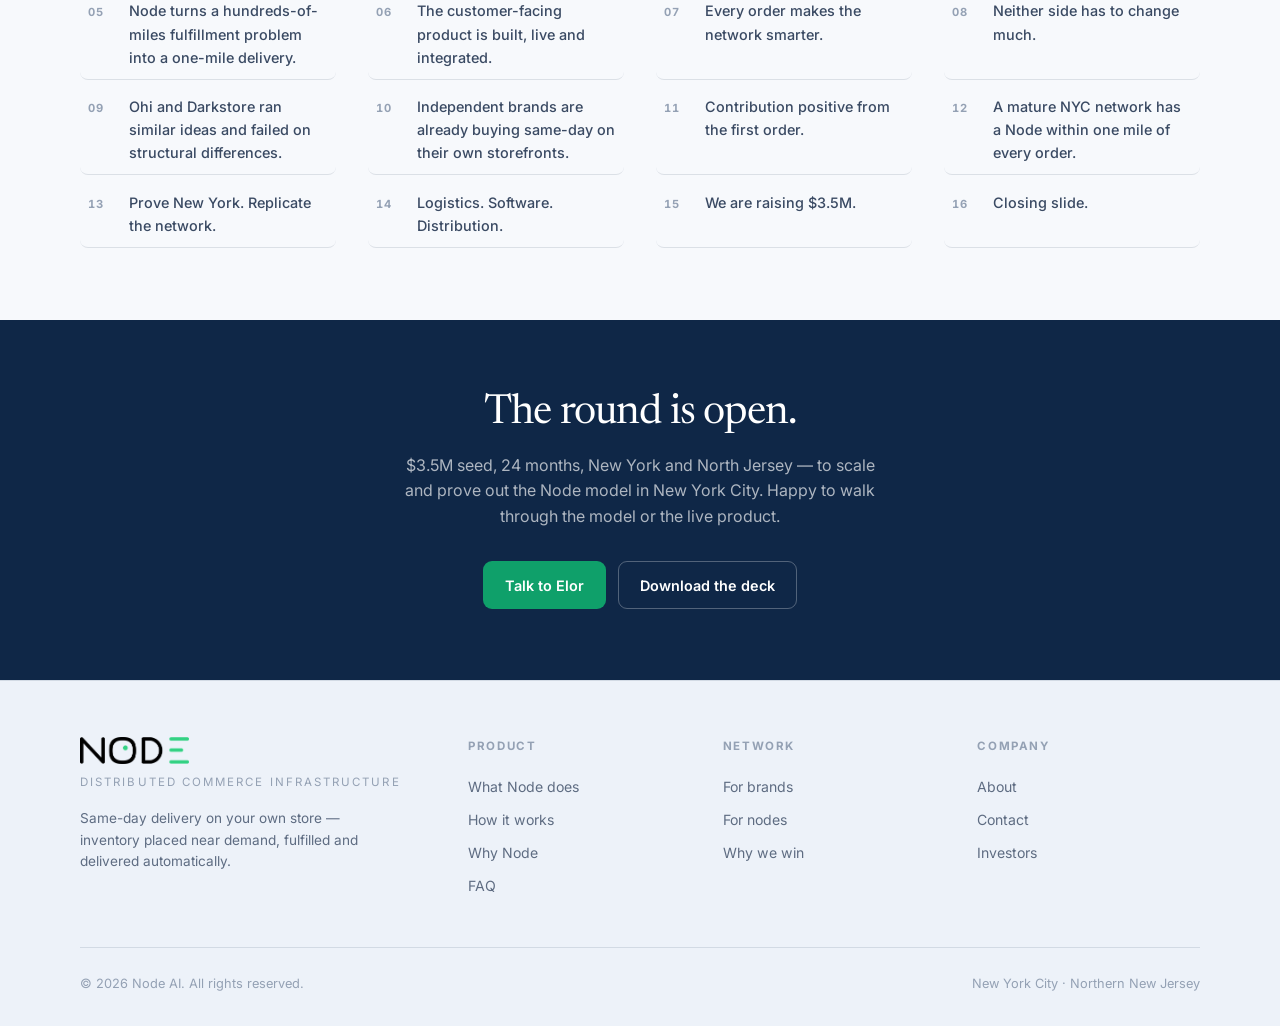
<file: investor-deck.html>
<!DOCTYPE html>
<html lang="en">
<head>
<meta charset="UTF-8" />
<meta name="viewport" content="width=device-width, initial-scale=1.0" />
<title>Investor deck — Node AI</title>
<meta name="description" content="Node AI seed deck. Same-day delivery at the price of ground, out of businesses that are already open." />
<!-- Shared by link with investors, not published to search. -->
<meta name="robots" content="noindex, nofollow" />
<meta name="theme-color" content="#0C1421" />
<link rel="canonical" href="https://www.joinnode.ai/investor-deck" />
<link rel="icon" href="/favicon.ico" sizes="32x32" />
<link rel="icon" href="/favicon.svg" type="image/svg+xml" />
<link rel="apple-touch-icon" href="/apple-touch-icon.png" sizes="180x180" />
<meta property="og:type" content="website" />
<meta property="og:title" content="Node AI — Seed deck" />
<meta property="og:description" content="Same-day delivery at the price of ground. No warehouses." />
<meta property="og:url" content="https://www.joinnode.ai/investor-deck" />
<meta property="og:image" content="https://www.joinnode.ai/deck/slide-01.webp" />
<meta name="twitter:card" content="summary_large_image" />
<link rel="preconnect" href="https://fonts.googleapis.com" />
<link rel="preconnect" href="https://fonts.gstatic.com" crossorigin />
<link href="https://fonts.googleapis.com/css2?family=Newsreader:ital,opsz,wght@0,6..72,400;0,6..72,500;1,6..72,400&family=Inter:wght@400;500;600;700;800&display=swap" rel="stylesheet" />
<link rel="preload" as="image" href="/deck/slide-01.webp" />
<style>
  /* ==========================================================
     NODE AI — investor deck viewer
     Same tokens as the rest of the site; the stage runs dark so
     the slides (which carry their own light/dark art) sit on a
     neutral surround instead of fighting the page background.
     ========================================================== */
  :root{
    --bg:#F7F9FC; --bg-2:#EDF2F9; --bg-3:#FFFFFF;
    --panel:#FFFFFF; --panel-2:#F7FAFD; --panel-3:#EDF2F9;
    --line:rgba(20,40,74,.12); --line-2:rgba(20,40,74,.20);
    --ink:#16294A; --ink-2:#3A4A63; --muted:#5E6C82; --faint:#94A1B4;
    --accent:#0FA06A; --accent-2:#18B87A; --accent-deep:#0B7F53;
    --accent-soft:rgba(15,160,106,.13);
    --green:#0FA06A; --sky:#4AA8FF; --sky-ink:#2C7BE0; --navy:#0F2747; --radius:14px;
    --stage:#0C1421; --stage-2:#131C2C; --stage-line:rgba(255,255,255,.13);
    --serif:'Newsreader',Georgia,serif;
    --sans:'Inter',-apple-system,BlinkMacSystemFont,'Segoe UI',system-ui,sans-serif;
    --maxw:1200px; --pad:clamp(1.15rem,4vw,2.5rem);
  }
  *{box-sizing:border-box;margin:0;padding:0}
  html{-webkit-text-size-adjust:100%}
  body{font-family:var(--sans);background:var(--bg);color:var(--ink-2);line-height:1.6;-webkit-font-smoothing:antialiased;text-rendering:optimizeLegibility;overflow-x:hidden}
  ::selection{background:rgba(15,160,106,.18);color:#083b28}
  a{color:inherit;text-decoration:none}
  img{display:block;max-width:100%}
  .wrap{max-width:var(--maxw);margin:0 auto;padding-inline:var(--pad)}
  h1,h2,h3,h4{color:var(--ink);letter-spacing:-.02em;line-height:1.12}
  .kicker{font-family:var(--sans);font-weight:600;font-size:.76rem;letter-spacing:.16em;text-transform:uppercase;color:var(--accent);display:inline-flex;align-items:center;gap:.6rem}
  .kicker::before{content:"";width:22px;height:1px;background:currentColor;opacity:.7}

  /* ---- buttons ---- */
  .btn{font-weight:600;font-size:.9rem;padding:.72rem 1.3rem;border-radius:9px;cursor:pointer;border:1px solid transparent;display:inline-flex;align-items:center;gap:.5rem;transition:.18s;white-space:nowrap;font-family:inherit}
  .btn svg{width:16px;height:16px;flex:none}
  .btn-primary{background:var(--accent);color:#fff}
  .btn-primary:hover{background:var(--accent-2);transform:translateY(-1px)}
  .btn-ghost{border-color:var(--line-2);color:var(--ink);background:none}
  .btn-ghost:hover{border-color:var(--accent);color:var(--accent)}

  /* ---- nav (matches index/brands/nodes) ---- */
  header.nav{position:sticky;top:0;z-index:60;background:rgba(247,249,252,.88);backdrop-filter:blur(14px);border-bottom:1px solid var(--line)}
  .nav-in{display:flex;align-items:center;justify-content:space-between;height:66px;gap:1rem}
  .logo-img{height:24px;width:auto}
  .navlinks{display:flex;align-items:center;gap:1.9rem;margin-left:auto;margin-right:1.6rem}
  .navlinks a{font-size:.88rem;color:var(--muted);font-weight:500;transition:.18s}
  .navlinks a:hover{color:var(--ink)}
  .navtoggle{display:none;background:none;border:0;color:var(--ink);cursor:pointer;padding:.4rem}
  .navtoggle svg{width:24px;height:24px}
  .mobile-menu{display:none;flex-direction:column;padding:.4rem var(--pad) 1.4rem;border-bottom:1px solid var(--line);background:var(--bg)}
  .mobile-menu a{padding:.85rem 0;color:var(--ink-2);border-bottom:1px solid var(--line)}
  .mobile-menu .btn{margin-top:1rem;justify-content:center}

  /* ---- deck header ---- */
  .deck-head{padding-block:clamp(2.2rem,5vw,3.4rem) clamp(1.6rem,3vw,2.2rem)}
  .deck-head .row{display:flex;align-items:flex-end;justify-content:space-between;gap:2rem;flex-wrap:wrap}
  .deck-head h1{font-family:var(--serif);font-weight:400;font-size:clamp(2.1rem,4.4vw,3.1rem);letter-spacing:-.025em;margin-top:1rem}
  .deck-head p.sub{font-size:clamp(.98rem,1.4vw,1.1rem);color:var(--muted);max-width:56ch;margin-top:.9rem}
  .deck-actions{display:flex;gap:.7rem;flex-wrap:wrap}
  .confid{display:inline-flex;align-items:center;gap:.55rem;margin-top:1.5rem;font-size:.78rem;color:var(--faint);border:1px solid var(--line);background:var(--panel);border-radius:999px;padding:.42rem .9rem}
  .confid svg{width:14px;height:14px;color:var(--faint);flex:none}

  /* ============ STAGE ============ */
  .stage-band{background:var(--stage);border-block:1px solid rgba(20,40,74,.18);padding-block:clamp(1.4rem,3vw,2.2rem);position:relative}
  .stage-band::before{content:"";position:absolute;inset:0;pointer-events:none;
    background:radial-gradient(70% 60% at 50% 0%,rgba(15,160,106,.10),transparent 62%)}
  .stage-in{position:relative;z-index:1}

  .stage{position:relative;aspect-ratio:16/9;background:var(--stage-2);border:1px solid var(--stage-line);border-radius:12px;overflow:hidden;box-shadow:0 24px 60px -22px rgba(0,0,0,.7);cursor:zoom-in}
  .stage img{position:absolute;inset:0;width:100%;height:100%;object-fit:contain;opacity:0;transition:opacity .22s ease}
  .stage img.on{opacity:1}
  .stage .spinner{position:absolute;inset:0;display:grid;place-items:center}
  .stage .spinner i{width:26px;height:26px;border:2px solid rgba(255,255,255,.18);border-top-color:var(--accent);border-radius:50%;animation:spin .8s linear infinite;display:block}
  .stage.ready .spinner{display:none}
  @keyframes spin{to{transform:rotate(360deg)}}

  .arrow{position:absolute;top:50%;transform:translateY(-50%);z-index:4;width:44px;height:44px;border-radius:50%;
    background:rgba(12,20,33,.62);border:1px solid rgba(255,255,255,.18);color:#fff;cursor:pointer;
    display:grid;place-items:center;transition:.18s;backdrop-filter:blur(8px)}
  .arrow:hover{background:var(--accent);border-color:var(--accent)}
  .arrow[disabled]{opacity:.28;cursor:default}
  .arrow[disabled]:hover{background:rgba(12,20,33,.62);border-color:rgba(255,255,255,.18)}
  .arrow svg{width:20px;height:20px}
  .arrow.prev{left:.85rem}
  .arrow.next{right:.85rem}

  /* progress hairline across the top of the stage */
  .prog{position:absolute;top:0;left:0;height:2px;background:var(--accent);z-index:5;transition:width .25s ease;border-radius:0 2px 2px 0}

  /* ---- stage toolbar ---- */
  .bar{display:flex;align-items:center;gap:1rem;margin-top:.95rem;color:rgba(255,255,255,.72);font-size:.85rem}
  .bar .count{font-variant-numeric:tabular-nums;font-weight:600;color:#fff;letter-spacing:.04em;flex:none}
  .bar .count em{font-style:normal;color:rgba(255,255,255,.4);font-weight:500}
  .bar .title{flex:1;min-width:0;overflow:hidden;text-overflow:ellipsis;white-space:nowrap}
  .bar .title b{color:#fff;font-weight:600}
  .bar .title span{color:var(--accent-2);font-size:.7rem;letter-spacing:.14em;text-transform:uppercase;font-weight:600;margin-right:.6rem}
  .tools{display:flex;gap:.4rem;flex:none}
  .tool{width:34px;height:34px;border-radius:8px;background:rgba(255,255,255,.07);border:1px solid var(--stage-line);color:rgba(255,255,255,.8);
    cursor:pointer;display:grid;place-items:center;transition:.16s}
  .tool:hover,.tool.on{background:var(--accent);border-color:var(--accent);color:#fff}
  .tool svg{width:16px;height:16px}

  /* ---- thumbnail rail ---- */
  .rail{display:flex;gap:.55rem;margin-top:1rem;overflow-x:auto;padding-bottom:.5rem;scrollbar-width:thin;scrollbar-color:rgba(255,255,255,.22) transparent}
  .rail::-webkit-scrollbar{height:6px}
  .rail::-webkit-scrollbar-thumb{background:rgba(255,255,255,.22);border-radius:99px}
  .rail button{flex:none;width:112px;aspect-ratio:16/9;padding:0;border-radius:6px;overflow:hidden;cursor:pointer;
    border:1px solid var(--stage-line);background:var(--stage-2);opacity:.5;transition:.16s;position:relative}
  .rail button:hover{opacity:.85}
  .rail button.on{opacity:1;border-color:var(--accent);box-shadow:0 0 0 1px var(--accent)}
  .rail button img{width:100%;height:100%;object-fit:cover}
  .rail button i{position:absolute;left:3px;bottom:2px;font-style:normal;font-size:.58rem;font-weight:700;color:#fff;
    background:rgba(12,20,33,.7);border-radius:3px;padding:0 .28rem;letter-spacing:.04em}

  .hint{margin-top:.9rem;font-size:.76rem;color:rgba(255,255,255,.34);display:flex;gap:1.1rem;flex-wrap:wrap}
  .hint kbd{font-family:inherit;font-size:.72rem;background:rgba(255,255,255,.09);border:1px solid var(--stage-line);
    border-radius:4px;padding:.05rem .34rem;color:rgba(255,255,255,.62);margin-right:.28rem}

  /* ---- lightbox ----
     iOS Safari has no Fullscreen API for elements, and a 16:9 slide inside a
     portrait phone is ~200px tall — unreadable for the dense table slides. So the
     fullscreen control falls back to this, and in portrait the slide is turned
     90° to use the long edge of the screen. Physically rotating the phone trips
     the media query and it lands upright again. */
  .lb{position:fixed;inset:0;z-index:300;background:#080D16;display:none;place-items:center;overscroll-behavior:contain}
  .lb.on{display:grid}
  .lb-stage{position:relative;line-height:0}
  .lb-stage img{max-width:96vw;max-height:92vh;width:auto;height:auto}
  .lb .arrow{background:rgba(12,20,33,.55)}
  .lb .arrow.prev{left:.6rem}
  .lb .arrow.next{right:.6rem}
  .lb-x{position:fixed;top:.9rem;right:.9rem;z-index:2;width:38px;height:38px;border-radius:9px;
    background:rgba(255,255,255,.09);border:1px solid var(--stage-line);color:#fff;cursor:pointer;display:grid;place-items:center}
  .lb-x:hover{background:var(--accent);border-color:var(--accent)}
  .lb-x svg{width:18px;height:18px}
  .lb-cap{position:fixed;left:0;right:0;bottom:.7rem;text-align:center;font-size:.74rem;
    color:rgba(255,255,255,.42);font-variant-numeric:tabular-nums;pointer-events:none}
  .lb-turn{display:none}
  @media (orientation:portrait) and (max-width:820px){
    /* Positioned rather than grid-centred: the unrotated box is wider than the
       viewport, and a grid track that overflows starts at the edge instead of
       centring, which throws the turned slide off to one side. */
    .lb-stage{position:absolute;top:50%;left:50%;transform:translate(-50%,-50%) rotate(90deg)}
    .lb-stage img{width:min(94vh,calc(94vw * 16 / 9));max-width:none;max-height:none}
    .lb-turn{display:inline}
  }

  /* ---- grid overlay ---- */
  .grid-ov{position:fixed;inset:0;z-index:200;background:#080D16;
    overflow-y:auto;padding:clamp(1rem,3vw,2rem);display:none}
  .grid-ov.on{display:block}
  .grid-top{display:flex;align-items:center;justify-content:space-between;gap:1rem;margin-bottom:1.4rem;
    color:#fff;max-width:1400px;margin-inline:auto}
  .grid-top h4{color:#fff;font-size:.78rem;letter-spacing:.18em;text-transform:uppercase;font-weight:600}
  .grid-cells{display:grid;grid-template-columns:repeat(auto-fill,minmax(210px,1fr));gap:.9rem;max-width:1400px;margin-inline:auto}
  .grid-cells button{padding:0;border:1px solid var(--stage-line);background:var(--stage-2);border-radius:8px;overflow:hidden;
    cursor:pointer;transition:.16s;text-align:left}
  .grid-cells button:hover{border-color:var(--accent);transform:translateY(-2px)}
  .grid-cells button.on{border-color:var(--accent);box-shadow:0 0 0 1px var(--accent)}
  .grid-cells img{width:100%;aspect-ratio:16/9;object-fit:cover}
  .grid-cells .cap{padding:.5rem .6rem .6rem;font-size:.72rem;color:rgba(255,255,255,.62);line-height:1.35}
  .grid-cells .cap b{display:block;color:#fff;font-weight:600;font-size:.76rem;
    overflow:hidden;text-overflow:ellipsis;white-space:nowrap}
  .grid-cells .cap i{font-style:normal;color:var(--accent-2);font-size:.62rem;letter-spacing:.12em;text-transform:uppercase;font-weight:600}

  /* ---- contents ---- */
  .contents{padding-block:clamp(3rem,6vw,4.5rem)}
  .contents h2{font-family:var(--serif);font-weight:400;font-size:clamp(1.6rem,3vw,2.2rem);margin-top:.9rem}
  .toc{display:grid;grid-template-columns:repeat(auto-fill,minmax(250px,1fr));gap:.35rem 2rem;margin-top:2rem}
  .toc a{display:flex;gap:.85rem;align-items:baseline;padding:.62rem .5rem;border-radius:8px;transition:.15s;border-bottom:1px solid var(--line)}
  .toc a:hover{background:var(--panel);border-bottom-color:transparent;box-shadow:0 2px 10px -4px rgba(20,40,74,.18)}
  .toc a:hover .t{color:var(--accent)}
  .toc .n{font-size:.7rem;font-weight:700;letter-spacing:.08em;color:var(--faint);font-variant-numeric:tabular-nums;flex:none;width:1.7rem}
  .toc .t{font-size:.9rem;color:var(--ink-2);font-weight:500;transition:.15s}

  /* ---- cta band ---- */
  .cta{background:var(--navy);color:rgba(255,255,255,.78);padding-block:clamp(3rem,6vw,4.4rem);text-align:center}
  .cta h2{color:#fff;font-family:var(--serif);font-weight:400;font-size:clamp(1.8rem,3.6vw,2.6rem)}
  .cta p{max-width:48ch;margin:1rem auto 0;font-size:1rem;color:rgba(255,255,255,.66)}
  .cta .row{display:flex;gap:.8rem;justify-content:center;flex-wrap:wrap;margin-top:2rem}
  .cta .btn-ghost{border-color:rgba(255,255,255,.28);color:#fff}
  .cta .btn-ghost:hover{border-color:var(--accent-2);color:var(--accent-2)}

  /* ---- footer ---- */
  footer.foot{border-top:1px solid var(--line);background:var(--bg-2);padding-block:3.5rem 2rem}
  .foot-grid{display:grid;grid-template-columns:1.6fr 1fr 1fr 1fr;gap:2rem}
  .foot .logo-img{height:27px;margin-bottom:.55rem}
  .foot .tag{font-size:.72rem;letter-spacing:.18em;text-transform:uppercase;color:var(--faint);margin-top:.6rem}
  .foot .desc{font-size:.85rem;color:var(--muted);margin-top:1rem;max-width:34ch}
  .foot .col h5{font-size:.72rem;letter-spacing:.14em;text-transform:uppercase;color:var(--faint);margin-bottom:1rem}
  .foot .col a{display:block;font-size:.88rem;color:var(--muted);padding:.32rem 0;transition:.15s}
  .foot .col a:hover{color:var(--accent)}
  .foot-btm{display:flex;justify-content:space-between;align-items:center;flex-wrap:wrap;gap:1rem;margin-top:2.8rem;padding-top:1.6rem;border-top:1px solid var(--line);font-size:.8rem;color:var(--faint)}

  /* ---- fullscreen ---- */
  .stage-band:fullscreen{display:grid;place-content:center;padding:1.5rem;width:100%;height:100%}
  .stage-band:fullscreen .stage-in{width:min(96vw,calc(94vh * 16 / 9))}
  .stage-band:fullscreen .rail,.stage-band:fullscreen .hint{display:none}

  @media (max-width:900px){
    .navlinks,.nav-cta{display:none}
    .navtoggle{display:block}
    .mobile-menu.open{display:flex}
    .foot-grid{grid-template-columns:1fr 1fr}
  }
  @media (max-width:760px){
    .deck-head .row{align-items:flex-start}
    .arrow{width:38px;height:38px}
    .arrow.prev{left:.5rem}.arrow.next{right:.5rem}
    .bar .title{display:none}
    .rail button{width:88px}
    .hint{display:none}
    .foot-grid{grid-template-columns:1fr}
  }
  @media (prefers-reduced-motion:reduce){
    *{transition:none!important;animation:none!important}
  }
</style>
<link rel="stylesheet" href="/contact.css" />
</head>
<body>

<!-- nav -->
<header class="nav">
  <div class="wrap nav-in">
    <a href="/" class="brand" aria-label="Node AI home"><img class="logo-img" src="/logo.png" alt="Node AI" /></a>
    <nav class="navlinks">
      <a href="/#how">How it works</a>
      <a href="/#why">Why Node</a>
      <a href="/brands.html">For brands</a>
      <a href="/nodes.html">For nodes</a>
      <a href="/#proof">Why we win</a>
    </nav>
    <a href="/#contact" class="btn btn-primary nav-cta">Get a demo</a>
    <button class="navtoggle" id="navtoggle" aria-label="Menu" aria-expanded="false">
      <svg viewBox="0 0 24 24" fill="none" stroke="currentColor" stroke-width="2"><path d="M4 7h16M4 12h16M4 17h16"/></svg>
    </button>
  </div>
  <div class="mobile-menu" id="mobilemenu">
    <a href="/#how">How it works</a>
    <a href="/#why">Why Node</a>
    <a href="/brands.html">For brands</a>
    <a href="/nodes.html">For nodes</a>
    <a href="/#proof">Why we win</a>
    <a href="/#contact" class="btn btn-primary">Get a demo</a>
  </div>
</header>

<!-- ============ HEADER ============ -->
<div class="deck-head">
  <div class="wrap">
    <div class="row">
      <div>
        <span class="kicker">Seed 2026 · NYC + North Jersey</span>
        <h1>Investor deck</h1>
        <p class="sub">Same-day delivery at the price of ground, fulfilled out of businesses that are
          already open and already staffed. Sixteen slides: the problem, the live product, the
          economics and the round.</p>
      </div>
      <div class="deck-actions">
        <a class="btn btn-primary" href="/deck/NodeAI-Seed-Deck.pdf" download>
          <svg viewBox="0 0 24 24" fill="none" stroke="currentColor" stroke-width="2" stroke-linecap="round" stroke-linejoin="round"><path d="M21 15v4a2 2 0 0 1-2 2H5a2 2 0 0 1-2-2v-4"/><polyline points="7 10 12 15 17 10"/><line x1="12" y1="15" x2="12" y2="3"/></svg>
          Download PDF
        </a>
        <a class="btn btn-ghost" href="mailto:elor@joinnode.ai?subject=Node%20AI%20—%20Seed%20round">
          <svg viewBox="0 0 24 24" fill="none" stroke="currentColor" stroke-width="2" stroke-linecap="round" stroke-linejoin="round"><rect x="2" y="4" width="20" height="16" rx="2"/><path d="m22 7-10 6L2 7"/></svg>
          Talk to Elor
        </a>
      </div>
    </div>
    <span class="confid">
      <svg viewBox="0 0 24 24" fill="none" stroke="currentColor" stroke-width="2" stroke-linecap="round" stroke-linejoin="round"><rect x="3" y="11" width="18" height="11" rx="2"/><path d="M7 11V7a5 5 0 0 1 10 0v4"/></svg>
      Private &amp; confidential — shared by link, not for redistribution.
    </span>
  </div>
</div>

<!-- ============ STAGE ============ -->
<section class="stage-band" id="band">
  <div class="wrap stage-in">

    <div class="stage" id="stage">
      <div class="prog" id="prog" style="width:0"></div>
      <div class="spinner"><i></i></div>
      <button class="arrow prev" id="prev" aria-label="Previous slide">
        <svg viewBox="0 0 24 24" fill="none" stroke="currentColor" stroke-width="2.2" stroke-linecap="round" stroke-linejoin="round"><polyline points="15 18 9 12 15 6"/></svg>
      </button>
      <button class="arrow next" id="next" aria-label="Next slide">
        <svg viewBox="0 0 24 24" fill="none" stroke="currentColor" stroke-width="2.2" stroke-linecap="round" stroke-linejoin="round"><polyline points="9 18 15 12 9 6"/></svg>
      </button>
    </div>

    <div class="bar">
      <span class="count" id="count">01<em>&thinsp;/&thinsp;16</em></span>
      <span class="title" id="title" aria-live="polite"></span>
      <span class="tools">
        <button class="tool" id="gridbtn" aria-label="All slides" title="All slides (G)">
          <svg viewBox="0 0 24 24" fill="none" stroke="currentColor" stroke-width="2"><rect x="3" y="3" width="7" height="7" rx="1"/><rect x="14" y="3" width="7" height="7" rx="1"/><rect x="3" y="14" width="7" height="7" rx="1"/><rect x="14" y="14" width="7" height="7" rx="1"/></svg>
        </button>
        <button class="tool" id="fsbtn" aria-label="Fullscreen" title="Fullscreen (F)">
          <svg viewBox="0 0 24 24" fill="none" stroke="currentColor" stroke-width="2" stroke-linecap="round" stroke-linejoin="round"><path d="M8 3H5a2 2 0 0 0-2 2v3m18 0V5a2 2 0 0 0-2-2h-3M3 16v3a2 2 0 0 0 2 2h3m8 0h3a2 2 0 0 0 2-2v-3"/></svg>
        </button>
      </span>
    </div>

    <div class="rail" id="rail" role="tablist" aria-label="Slide thumbnails"></div>

    <div class="hint">
      <span><kbd>←</kbd><kbd>→</kbd>Navigate</span>
      <span><kbd>G</kbd>All slides</span>
      <span><kbd>F</kbd>Fullscreen</span>
      <span>Click a slide to enlarge it</span>
    </div>

  </div>
</section>

<!-- ============ LIGHTBOX ============ -->
<div class="lb" id="lb" role="dialog" aria-modal="true" aria-label="Slide, enlarged">
  <button class="lb-x" id="lbclose" aria-label="Close">
    <svg viewBox="0 0 24 24" fill="none" stroke="currentColor" stroke-width="2" stroke-linecap="round"><path d="M18 6 6 18M6 6l12 12"/></svg>
  </button>
  <div class="lb-stage" id="lbstage">
    <img id="lbimg" alt="" />
    <button class="arrow prev" id="lbprev" aria-label="Previous slide">
      <svg viewBox="0 0 24 24" fill="none" stroke="currentColor" stroke-width="2.2" stroke-linecap="round" stroke-linejoin="round"><polyline points="15 18 9 12 15 6"/></svg>
    </button>
    <button class="arrow next" id="lbnext" aria-label="Next slide">
      <svg viewBox="0 0 24 24" fill="none" stroke="currentColor" stroke-width="2.2" stroke-linecap="round" stroke-linejoin="round"><polyline points="9 18 15 12 9 6"/></svg>
    </button>
  </div>
  <div class="lb-cap" id="lbcap"></div>
</div>

<!-- ============ GRID OVERLAY ============ -->
<div class="grid-ov" id="gridov" role="dialog" aria-modal="true" aria-label="All slides">
  <div class="grid-top">
    <h4 id="gridcount">All slides</h4>
    <button class="tool" id="gridclose" aria-label="Close">
      <svg viewBox="0 0 24 24" fill="none" stroke="currentColor" stroke-width="2" stroke-linecap="round"><path d="M18 6 6 18M6 6l12 12"/></svg>
    </button>
  </div>
  <div class="grid-cells" id="gridcells"></div>
</div>

<!-- ============ CONTENTS ============ -->
<section class="contents">
  <div class="wrap">
    <span class="kicker">What's inside</span>
    <h2>Sixteen slides, from the problem to the round.</h2>
    <nav class="toc" id="toc" aria-label="Slide contents"></nav>
  </div>
</section>

<!-- ============ CTA ============ -->
<section class="cta">
  <div class="wrap">
    <h2>The round is open.</h2>
    <p>$3.5M seed, 24 months, New York and North Jersey &mdash; to scale and prove out the Node
       model in New York City. Happy to walk through the model or the live product.</p>
    <div class="row">
      <a class="btn btn-primary" href="mailto:elor@joinnode.ai?subject=Node%20AI%20—%20Seed%20round">Talk to Elor</a>
      <a class="btn btn-ghost" href="/deck/NodeAI-Seed-Deck.pdf" download>Download the deck</a>
    </div>
  </div>
</section>

<!-- ============ FOOTER ============ -->
<footer class="foot">
  <div class="wrap">
    <div class="foot-grid">
      <div>
        <img class="logo-img" src="/logo.png" alt="Node AI" />
        <div class="tag">Distributed Commerce Infrastructure</div>
        <p class="desc">Same-day delivery on your own store — inventory placed near demand, fulfilled and delivered automatically.</p>
      </div>
      <div class="col">
        <h5>Product</h5>
        <a href="/#platform">What Node does</a>
        <a href="/#how">How it works</a>
        <a href="/#why">Why Node</a>
        <a href="/#faq">FAQ</a>
      </div>
      <div class="col">
        <h5>Network</h5>
        <a href="/brands.html">For brands</a>
        <a href="/nodes.html">For nodes</a>
        <a href="/#proof">Why we win</a>
      </div>
      <div class="col">
        <h5>Company</h5>
        <a href="/#proof">About</a>
        <a href="/#contact">Contact</a>
        <a href="mailto:elor@joinnode.ai?subject=Node%20AI%20—%20Investor">Investors</a>
      </div>
    </div>
    <div class="foot-btm">
      <span>© 2026 Node AI. All rights reserved.</span>
      <span>New York City · Northern New Jersey</span>
    </div>
  </div>
</footer>

<script>
(function(){
  "use strict";

  /* Section label + headline for each slide, in deck order. */
  var SLIDES = [
    ["Cover",             "Same-day delivery at the price of ground. No warehouses."],
    ["The problem",       "If the package starts 500 miles away, same-day is either impossible or very expensive."],
    ["The insight",       "The legacy model spends four handoffs and 500 miles getting back to the customer."],
    ["The model",         "A shelf and a scanner inside a local business that is already open."],
    ["Working product",   "Node turns a hundreds-of-miles fulfillment problem into a one-mile delivery."],
    ["The Shopify app",   "The customer-facing product is built, live and integrated."],
    ["The learning loop", "Every order makes the network smarter."],
    ["Supply & demand",   "Neither side has to change much."],
    ["What came before",  "Ohi and Darkstore ran similar ideas and failed on structural differences."],
    ["Category demand",   "Independent brands are already buying same-day on their own storefronts."],
    ["Unit economics",    "Contribution positive from the first order."],
    ["The ladder",        "A mature NYC network has a Node within one mile of every order."],
    ["The blueprint",     "Prove New York. Replicate the network."],
    ["Team",              "Logistics. Software. Distribution."],
    ["The round",         "We are raising $3.5M."],
    ["End",               "Closing slide."]
  ];
  var N = SLIDES.length;
  document.getElementById("gridcount").textContent = "All slides · " + N;

  var pad     = function(n){ return (n < 10 ? "0" : "") + n; };
  var slideSrc= function(n){ return "/deck/slide-" + pad(n) + ".webp"; };
  var thumbSrc= function(n){ return "/deck/thumb-" + pad(n) + ".webp"; };

  var stage  = document.getElementById("stage");
  var railEl = document.getElementById("rail");
  var cells  = document.getElementById("gridcells");
  var tocEl  = document.getElementById("toc");
  var prevB  = document.getElementById("prev");
  var nextB  = document.getElementById("next");
  var countEl= document.getElementById("count");
  var titleEl= document.getElementById("title");
  var progEl = document.getElementById("prog");
  var gridOv = document.getElementById("gridov");

  /* One <img> per slide, created on demand and kept — so revisiting is instant. */
  var imgs = {};
  function ensureImg(n){
    if(imgs[n]) return imgs[n];
    var im = document.createElement("img");
    im.src = slideSrc(n);
    im.alt = "Slide " + n + " of " + N + " — " + SLIDES[n-1][0] + ": " + SLIDES[n-1][1];
    im.decoding = "async";
    stage.appendChild(im);
    imgs[n] = im;
    return im;
  }

  var cur = 0;

  function reveal(n){
    stage.classList.add("ready");
    Object.keys(imgs).forEach(function(k){ imgs[k].classList.toggle("on", +k === n); });
  }

  function show(n, push){
    n = Math.min(N, Math.max(1, n|0));
    if(n === cur) return;
    cur = n;

    /* Hold the previous slide under the spinner until the new one has decoded,
       rather than flashing an empty stage between them. */
    var im = ensureImg(n);
    if(im.complete) reveal(n);
    else {
      stage.classList.remove("ready");
      im.addEventListener("load", function(){ if(cur === n) reveal(n); }, {once:true});
    }

    /* neighbours, so a click never waits on the network */
    if(n < N) ensureImg(n + 1);
    if(n > 1) ensureImg(n - 1);

    countEl.innerHTML = pad(n) + "<em>&thinsp;/&thinsp;" + N + "</em>";
    titleEl.innerHTML = "<span>" + SLIDES[n-1][0] + "</span><b>" + SLIDES[n-1][1] + "</b>";
    progEl.style.width = (n / N * 100) + "%";
    prevB.disabled = (n === 1);
    nextB.disabled = (n === N);

    [].forEach.call(railEl.children, function(b, i){ b.classList.toggle("on", i + 1 === n); });
    [].forEach.call(cells.children,  function(b, i){ b.classList.toggle("on", i + 1 === n); });

    /* Centre the rail by setting scrollLeft, not scrollIntoView — the latter
       also scrolls the page vertically, which yanks the view on a deep link. */
    var active = railEl.children[n-1];
    if(active){
      railEl.scrollTo({
        left: active.offsetLeft - (railEl.clientWidth - active.offsetWidth) / 2,
        behavior: "smooth"
      });
    }

    if(lb.classList.contains("on")) paintLb();

    if(push !== false && location.hash !== "#" + n){
      history.replaceState(null, "", "#" + n);
    }
  }

  /* ---- build rail, grid and contents ---- */
  SLIDES.forEach(function(s, i){
    var n = i + 1, label = s[0] + " — " + s[1];

    var b = document.createElement("button");
    b.setAttribute("role", "tab");
    b.setAttribute("aria-label", "Slide " + n + ": " + label);
    b.innerHTML = '<img src="' + thumbSrc(n) + '" alt="" loading="lazy" /><i>' + pad(n) + "</i>";
    b.addEventListener("click", function(){ show(n); });
    railEl.appendChild(b);

    var c = document.createElement("button");
    c.innerHTML = '<img src="' + thumbSrc(n) + '" alt="" loading="lazy" />' +
                  '<span class="cap"><i>' + pad(n) + " · " + s[0] + "</i><b>" + s[1] + "</b></span>";
    c.addEventListener("click", function(){ closeGrid(); show(n); });
    cells.appendChild(c);

    var a = document.createElement("a");
    a.href = "#" + n;
    a.innerHTML = '<span class="n">' + pad(n) + '</span><span class="t">' + s[1] + "</span>";
    a.addEventListener("click", function(e){
      e.preventDefault();
      show(n);
      document.getElementById("band").scrollIntoView({behavior:"smooth", block:"start"});
    });
    tocEl.appendChild(a);
  });

  /* ---- controls ---- */
  prevB.addEventListener("click", function(){ show(cur - 1); });
  nextB.addEventListener("click", function(){ show(cur + 1); });

  function openGrid(){  gridOv.classList.add("on");    document.body.style.overflow = "hidden"; }
  function closeGrid(){ gridOv.classList.remove("on"); document.body.style.overflow = ""; }
  document.getElementById("gridbtn").addEventListener("click", openGrid);
  document.getElementById("gridclose").addEventListener("click", closeGrid);
  gridOv.addEventListener("click", function(e){ if(e.target === gridOv) closeGrid(); });

  /* ---- lightbox ---- */
  var lb      = document.getElementById("lb");
  var lbImg   = document.getElementById("lbimg");
  var lbCap   = document.getElementById("lbcap");
  var lbStage = document.getElementById("lbstage");
  var turned  = window.matchMedia("(orientation:portrait) and (max-width:820px)");

  function paintLb(){
    lbImg.src = slideSrc(cur);
    lbImg.alt = imgs[cur] ? imgs[cur].alt : "";
    lbCap.innerHTML = pad(cur) + " / " + N +
      '<span class="lb-turn"> &middot; turn your phone for an upright view</span>';
    document.getElementById("lbprev").disabled = (cur === 1);
    document.getElementById("lbnext").disabled = (cur === N);
  }
  function openLb(){  paintLb(); lb.classList.add("on");    document.body.style.overflow = "hidden"; }
  function closeLb(){ lb.classList.remove("on");            document.body.style.overflow = ""; }

  document.getElementById("lbclose").addEventListener("click", closeLb);
  document.getElementById("lbprev").addEventListener("click", function(){ show(cur - 1); });
  document.getElementById("lbnext").addEventListener("click", function(){ show(cur + 1); });
  lb.addEventListener("click", function(e){ if(e.target === lb || e.target === lbStage) closeLb(); });

  /* Tapping the slide enlarges it — the only obvious gesture on a phone. */
  stage.addEventListener("click", function(e){
    if(swiped || e.target.closest(".arrow")) return;
    openLb();
  });

  var band  = document.getElementById("band");
  var fsbtn = document.getElementById("fsbtn");
  var canFs = !!band.requestFullscreen;
  fsbtn.addEventListener("click", function(){
    if(!canFs){ lb.classList.contains("on") ? closeLb() : openLb(); return; }
    if(document.fullscreenElement) document.exitFullscreen();
    else band.requestFullscreen();
  });
  document.addEventListener("fullscreenchange", function(){
    fsbtn.classList.toggle("on", !!document.fullscreenElement);
  });

  document.addEventListener("keydown", function(e){
    if(e.metaKey || e.ctrlKey || e.altKey) return;
    var k = e.key;
    if(k === "Escape" && gridOv.classList.contains("on")){ closeGrid(); return; }
    if(k === "Escape" && lb.classList.contains("on")){ closeLb(); return; }
    if(k === "ArrowRight" || k === "PageDown"){ e.preventDefault(); show(cur + 1); }
    else if(k === "ArrowLeft" || k === "PageUp"){ e.preventDefault(); show(cur - 1); }
    else if(k === "Home"){ e.preventDefault(); show(1); }
    else if(k === "End"){ e.preventDefault(); show(N); }
    else if(k === "g" || k === "G"){ gridOv.classList.contains("on") ? closeGrid() : openGrid(); }
    else if(k === "f" || k === "F"){ fsbtn.click(); }
  });

  /* ---- swipe ----
     In the lightbox's turned view the slide's "right" points down the screen,
     so a swipe up is what advances it. Everywhere else it is a normal
     horizontal swipe. */
  var swiped = false;
  function swipeable(el, rotates){
    var x0 = null, y0 = null;
    el.addEventListener("touchstart", function(e){
      x0 = e.changedTouches[0].clientX; y0 = e.changedTouches[0].clientY;
    }, {passive:true});
    el.addEventListener("touchend", function(e){
      if(x0 === null) return;
      var dx = e.changedTouches[0].clientX - x0,
          dy = e.changedTouches[0].clientY - y0,
          along = (rotates && turned.matches) ? dy : dx;
      if(Math.abs(along) > 45 && Math.abs(along) > Math.abs((rotates && turned.matches) ? dx : dy)){
        swiped = true;
        setTimeout(function(){ swiped = false; }, 400);
        show(cur + (along < 0 ? 1 : -1));
      }
      x0 = y0 = null;
    }, {passive:true});
  }
  swipeable(stage, false);
  swipeable(lbStage, true);

  window.addEventListener("hashchange", function(){
    var n = parseInt(location.hash.slice(1), 10);
    if(n >= 1 && n <= N) show(n, false);
  });

  /* mobile menu */
  var tog = document.getElementById("navtoggle"), menu = document.getElementById("mobilemenu");
  tog.addEventListener("click", function(){
    var open = menu.classList.toggle("open");
    tog.setAttribute("aria-expanded", open ? "true" : "false");
  });

  var start = parseInt(location.hash.slice(1), 10);
  show(start >= 1 && start <= N ? start : 1, false);
})();
</script>
<script src="/contact.js" defer></script>
</body>
</html>
</file>
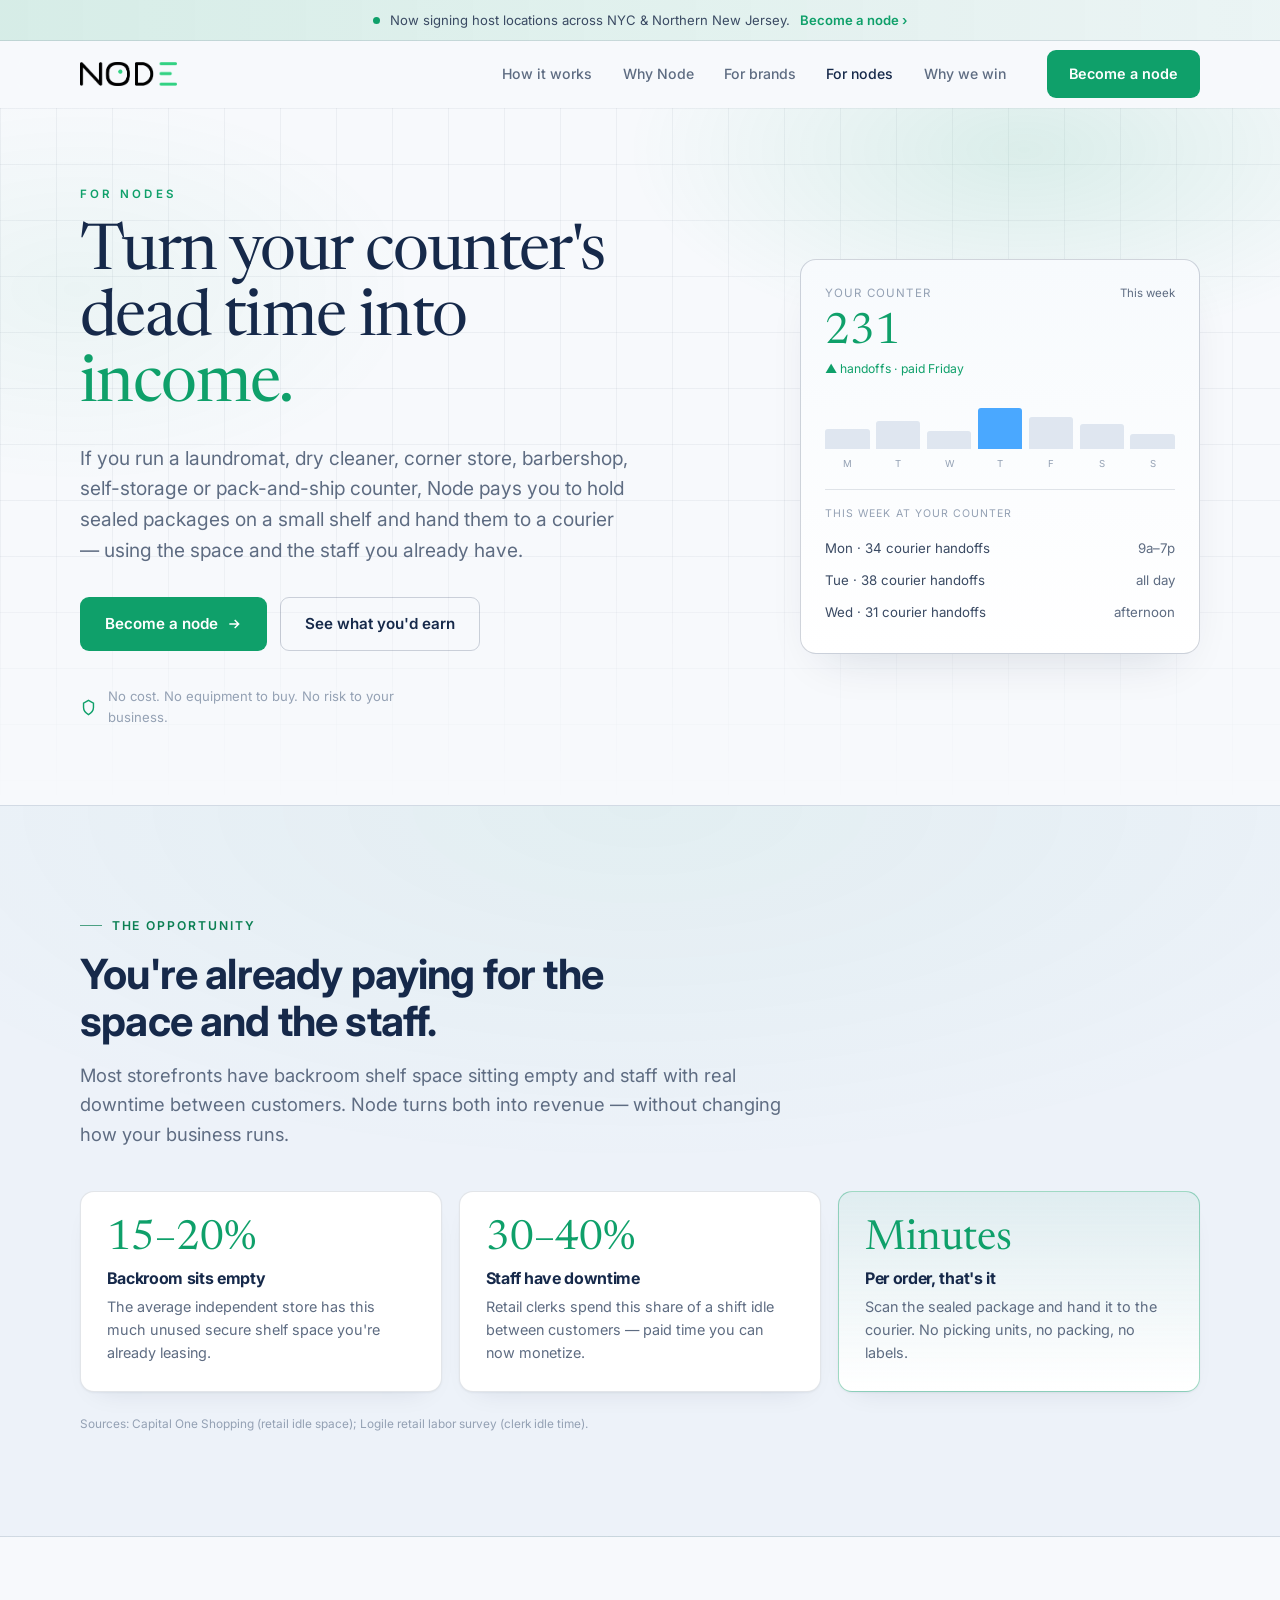
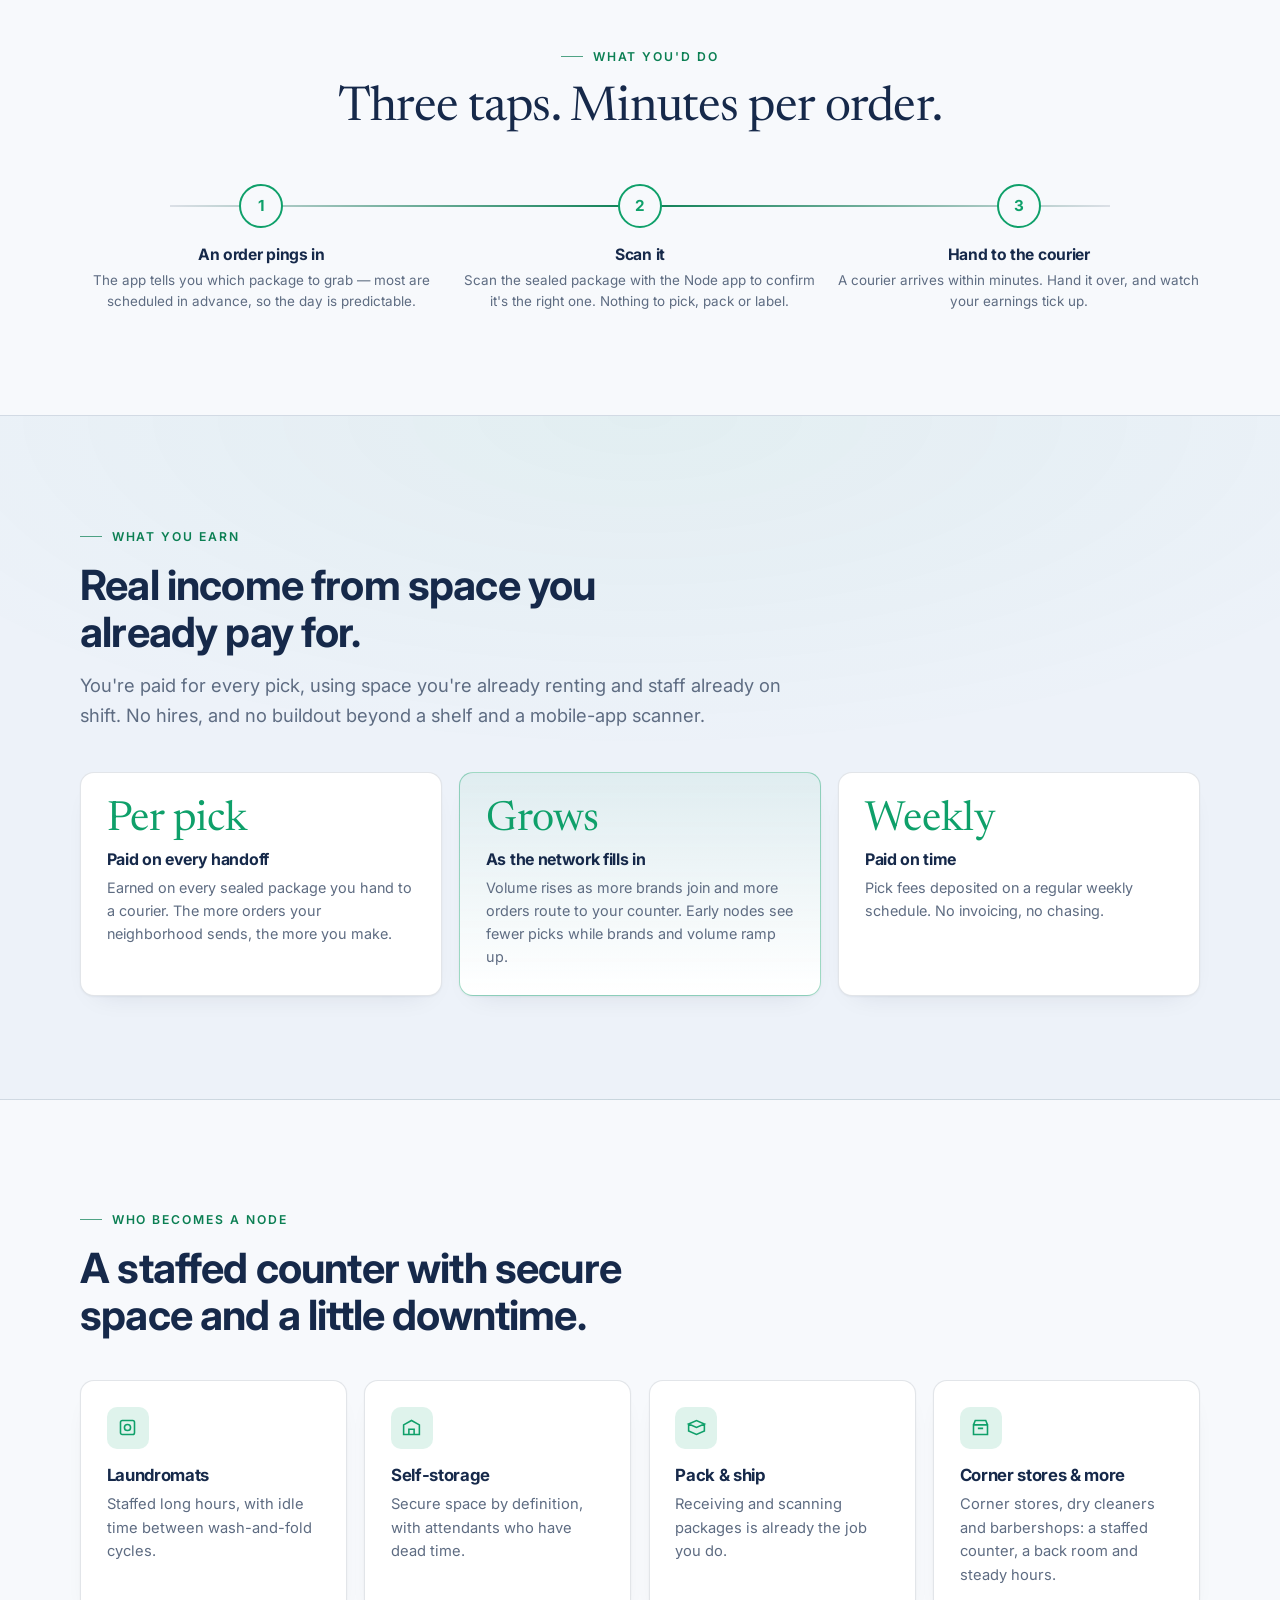
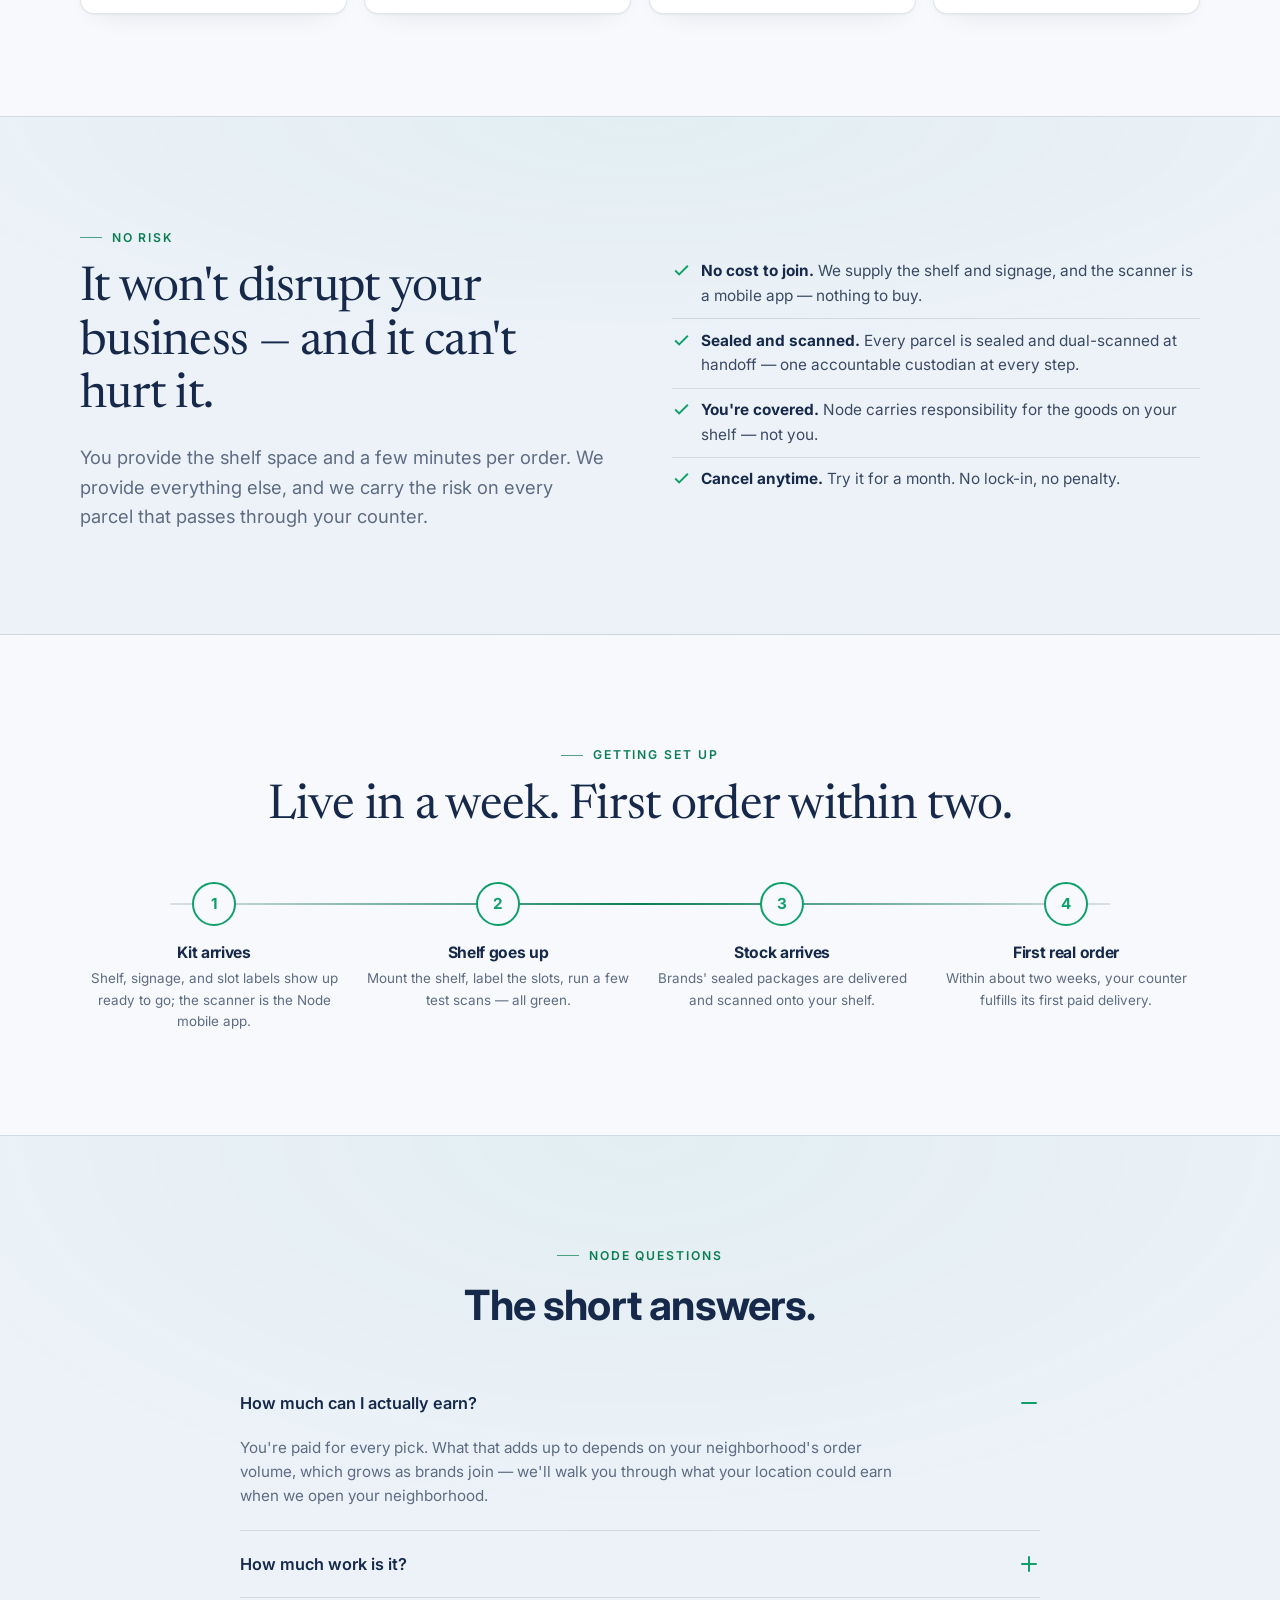
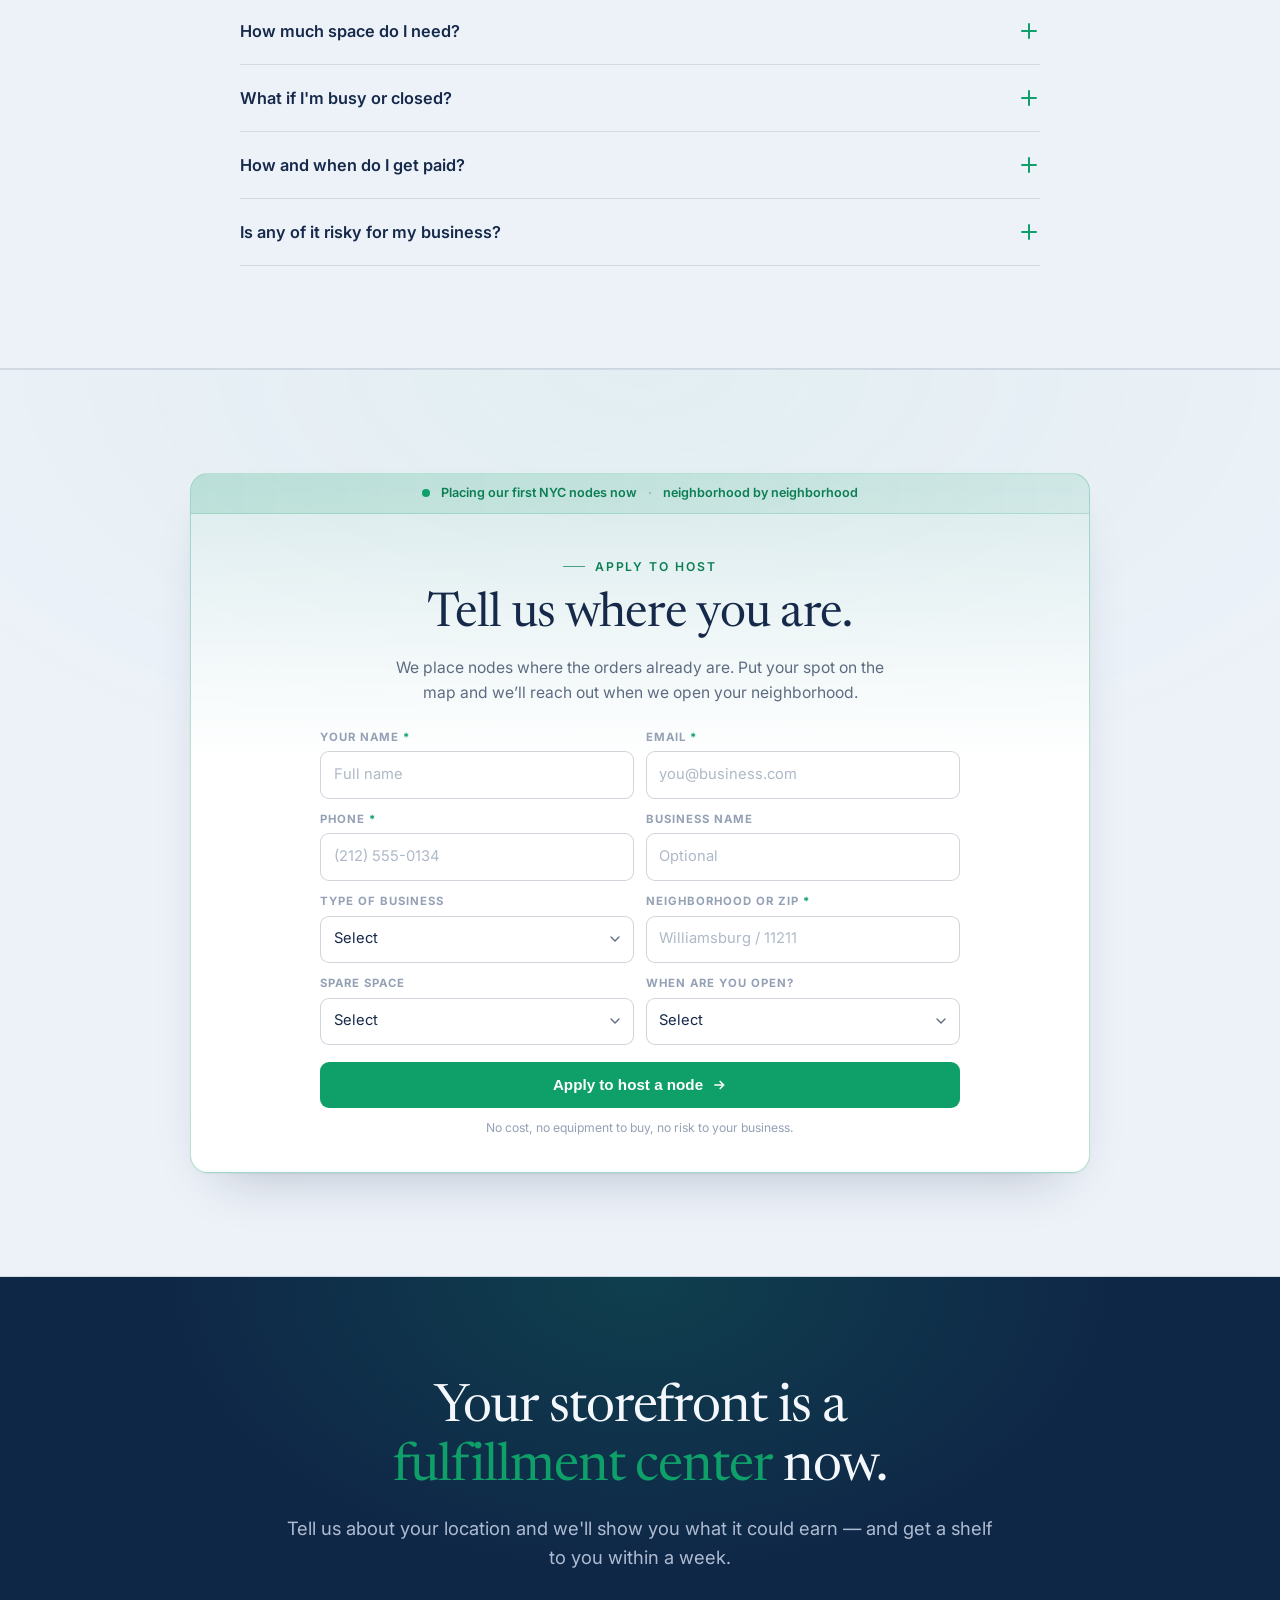
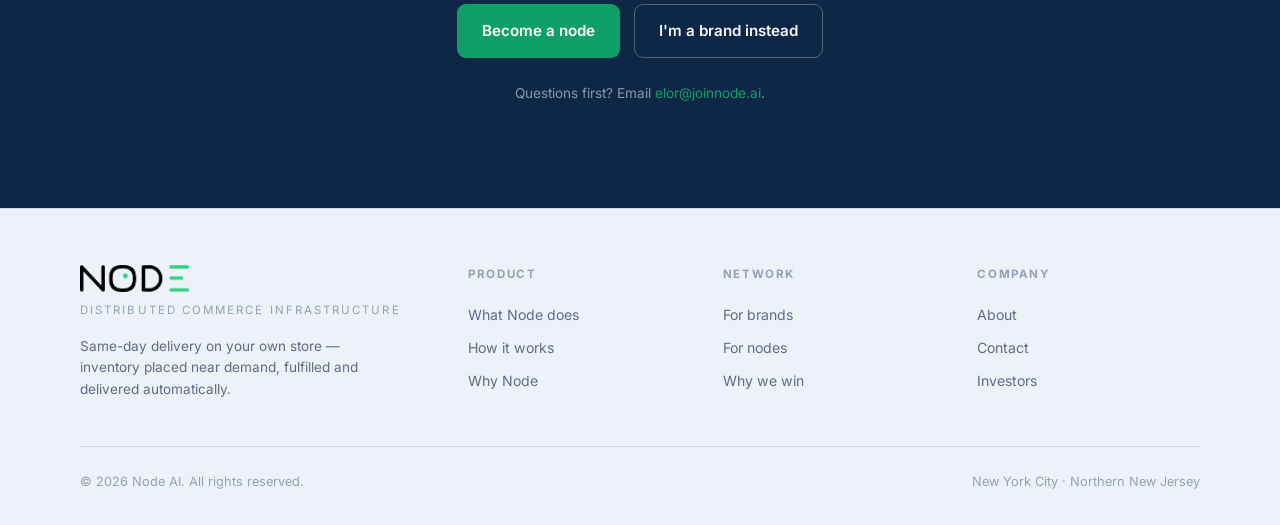
<file: nodes.html>
<!DOCTYPE html>
<html lang="en">
<head>
<meta charset="UTF-8" />
<meta name="viewport" content="width=device-width, initial-scale=1.0" />
<title>Become a Node — earn from the space you already have</title>
<meta name="description" content="Turn your counter's dead time into income. Hold sealed packages on a small shelf, hand them to a courier, and get paid for every pick — minutes of counter work per order. No cost, no equipment, no risk." />
<meta name="theme-color" content="#F7F9FC" />
<link rel="canonical" href="https://www.joinnode.ai/nodes.html" />
<link rel="icon" href="/favicon.ico" sizes="32x32" />
<link rel="icon" href="/favicon.svg" type="image/svg+xml" />
<link rel="apple-touch-icon" href="/apple-touch-icon.png" sizes="180x180" />
<meta property="og:type" content="website" />
<meta property="og:url" content="https://www.joinnode.ai/nodes.html" />
<meta property="og:title" content="Become a Node — earn from the space you already have" />
<meta property="og:description" content="Turn your counter's dead time into income. Hold sealed packages on a small shelf, hand them to a courier, and get paid for every pick." />
<meta property="og:image" content="https://www.joinnode.ai/logo.png" />
<meta name="twitter:card" content="summary_large_image" />
<link rel="preconnect" href="https://fonts.googleapis.com" />
<link rel="preconnect" href="https://fonts.gstatic.com" crossorigin />
<link href="https://fonts.googleapis.com/css2?family=Newsreader:ital,opsz,wght@0,6..72,400;0,6..72,500;1,6..72,400&family=Inter:wght@400;500;600;700;800&display=swap" rel="stylesheet" />
<style>
  :root{
    --bg:#F7F9FC; --bg-2:#EDF2F9; --bg-3:#FFFFFF;
    --panel:#FFFFFF; --panel-2:#F7FAFD; --panel-3:#EDF2F9;
    --line:rgba(20,40,74,.12); --line-2:rgba(20,40,74,.20);
    --ink:#16294A; --ink-2:#3A4A63; --muted:#5E6C82; --faint:#94A1B4;
    --accent:#0FA06A; --accent-2:#18B87A; --accent-deep:#0B7F53;
    --accent-soft:rgba(15,160,106,.13);
    --green:#0FA06A; --sky:#4AA8FF; --sky-ink:#2C7BE0; --navy:#0F2747; --radius:14px;
    --serif:'Newsreader',Georgia,serif;
    --sans:'Inter',-apple-system,BlinkMacSystemFont,'Segoe UI',system-ui,sans-serif;
    --maxw:1200px; --pad:clamp(1.15rem,4vw,2.5rem);
  }
  *{box-sizing:border-box;margin:0;padding:0}
  html{scroll-behavior:smooth;-webkit-text-size-adjust:100%}
  body{font-family:var(--sans);background:var(--bg);color:var(--ink-2);line-height:1.6;-webkit-font-smoothing:antialiased;text-rendering:optimizeLegibility;overflow-x:hidden}
  ::selection{background:rgba(15,160,106,.18);color:#083b28}
  a{color:inherit;text-decoration:none}
  .wrap{max-width:var(--maxw);margin:0 auto;padding-inline:var(--pad)}
  section{position:relative;padding-block:clamp(4rem,8vw,7rem)}
  .tint{background:radial-gradient(120% 90% at 50% 0%,rgba(15,160,106,.05),transparent 55%),var(--bg-2);border-block:1px solid var(--line)}
  h1,h2,h3,h4{color:var(--ink);letter-spacing:-.02em;line-height:1.12}
  .serif{font-family:var(--serif);font-weight:400;letter-spacing:-.015em}
  .kicker{font-family:var(--sans);font-weight:600;font-size:.76rem;letter-spacing:.16em;text-transform:uppercase;color:var(--accent);display:inline-flex;align-items:center;gap:.6rem}
  .kicker.grey{color:var(--faint)}
  .kicker::before{content:"";width:22px;height:1px;background:currentColor;opacity:.7}
  .sec-h{font-family:var(--sans);font-weight:700;font-size:clamp(1.7rem,3.4vw,2.6rem)}
  .sec-h.serif{font-family:var(--serif);font-weight:400;font-size:clamp(1.9rem,4vw,3rem)}
  .lede{font-size:clamp(1rem,1.5vw,1.15rem);color:var(--muted);max-width:60ch}
  .hl{color:var(--accent)}
  .center{text-align:center}.center .lede,.lede.center{margin-inline:auto}
  .src{font-size:.74rem;color:var(--faint);margin-top:1.4rem}

  .btn{font-weight:600;font-size:.9rem;padding:.72rem 1.3rem;border-radius:9px;cursor:pointer;border:1px solid transparent;display:inline-flex;align-items:center;gap:.5rem;transition:.18s;white-space:nowrap}
  .btn svg{width:16px;height:16px}
  .btn-primary{background:var(--accent);color:#fff}
  .btn-primary:hover{background:var(--accent-2);transform:translateY(-1px)}
  .btn-ghost{border-color:var(--line-2);color:var(--ink)}
  .btn-ghost:hover{border-color:var(--accent);color:var(--accent)}
  .btn-lg{padding:.85rem 1.5rem;font-size:.95rem}

  .announce{background:linear-gradient(90deg,rgba(15,160,106,.14),rgba(15,160,106,.05));border-bottom:1px solid var(--line);font-size:.82rem;color:var(--ink-2)}
  .announce .wrap{display:flex;align-items:center;justify-content:center;gap:.6rem;height:40px;text-align:center}
  .announce .dot{width:7px;height:7px;border-radius:50%;background:var(--accent);animation:pulse 2.4s infinite}
  .announce a{color:var(--accent);font-weight:600}
  @keyframes pulse{0%{box-shadow:0 0 0 0 rgba(15,160,106,.5)}70%{box-shadow:0 0 0 7px rgba(15,160,106,0)}100%{box-shadow:0 0 0 0 rgba(15,160,106,0)}}

  header.nav{position:sticky;top:0;z-index:60;background:rgba(247,249,252,.82);backdrop-filter:blur(14px);border-bottom:1px solid transparent;transition:.25s}
  header.nav.scrolled{border-bottom-color:var(--line);background:rgba(247,249,252,.92)}
  .nav-in{display:flex;align-items:center;justify-content:space-between;height:66px;gap:1rem}
  .brand{display:flex;align-items:center;gap:.65rem}
  .brand .mark{width:26px;height:26px;flex:none}
  .brand .word{font-weight:700;letter-spacing:.26em;font-size:.9rem;color:var(--ink);padding-left:.1em}
  .navlinks{display:flex;align-items:center;gap:1.9rem;margin-left:auto;margin-right:1.6rem}
  .navlinks a{font-size:.88rem;color:var(--muted);font-weight:500;transition:.18s}
  .navlinks a:hover,.navlinks a.active{color:var(--ink)}
  .navtoggle{display:none;background:none;border:0;color:var(--ink);cursor:pointer;padding:.4rem}
  .navtoggle svg{width:24px;height:24px}
  .mobile-menu{display:none;flex-direction:column;padding:.4rem var(--pad) 1.4rem;border-bottom:1px solid var(--line);background:var(--bg)}
  .mobile-menu a{padding:.85rem 0;color:var(--ink-2);border-bottom:1px solid var(--line)}
  .mobile-menu .btn{margin-top:1rem;justify-content:center}

  .hero{padding-top:clamp(3rem,6vw,5rem);padding-bottom:clamp(3.5rem,6vw,5.5rem);overflow:hidden;position:relative}
  .hero::before{content:"";position:absolute;inset:0;z-index:0;pointer-events:none;
    background:radial-gradient(50% 45% at 80% 6%,rgba(15,160,106,.12),transparent 62%),
      radial-gradient(38% 40% at 6% 26%,rgba(15,160,106,.05),transparent 70%),
      linear-gradient(rgba(20,40,74,.05) 1px,transparent 1px),
      linear-gradient(90deg,rgba(20,40,74,.05) 1px,transparent 1px);
    background-size:auto,auto,56px 56px,56px 56px;
    -webkit-mask-image:linear-gradient(180deg,#000 60%,transparent);mask-image:linear-gradient(180deg,#000 60%,transparent)}
  .hero-grid{position:relative;z-index:1;display:grid;grid-template-columns:1.05fr .95fr;gap:clamp(2rem,5vw,4rem);align-items:center}
  .hero-tag{font-size:.72rem;font-weight:600;letter-spacing:.28em;text-transform:uppercase;color:var(--accent)}
  h1.h1{font-family:var(--serif);font-weight:400;font-size:clamp(2.5rem,5.2vw,4rem);line-height:1.03;letter-spacing:-.025em;margin-top:1.2rem}
  .hero p.sub{font-size:clamp(1.02rem,1.5vw,1.2rem);color:var(--muted);max-width:52ch;margin-top:1.4rem}
  .hero-cta{display:flex;flex-wrap:wrap;gap:.8rem;margin-top:2rem}
  .hero-trust{margin-top:2.2rem;display:flex;align-items:center;gap:.7rem;font-size:.82rem;color:var(--faint);max-width:46ch}
  .hero-trust svg{width:17px;height:17px;color:var(--accent);flex:none}

  /* node hero: earnings card */
  .earn{border:1px solid var(--line-2);border-radius:16px;background:linear-gradient(180deg,var(--panel-2),var(--panel));box-shadow:0 22px 48px -24px rgba(15,31,60,.16);padding:1.5rem;width:min(400px,100%);margin-left:auto}
  .earn .eh{display:flex;justify-content:space-between;align-items:baseline;margin-bottom:.5rem}
  .earn .eh .t{font-size:.72rem;text-transform:uppercase;letter-spacing:.1em;color:var(--faint)}
  .earn .eh .w{font-size:.72rem;color:var(--muted)}
  .earn .amt{font-family:var(--serif);font-size:2.7rem;color:var(--accent);line-height:1}
  .earn .subn{font-size:.76rem;color:var(--green);margin-top:.3rem}
  .earn-bars{display:flex;align-items:flex-end;gap:.4rem;height:52px;margin:1.2rem 0 .4rem}
  .earn-bars i{flex:1;background:#DFE6F0;border-radius:3px 3px 0 0}
  .earn-bars i.on{background:var(--accent)}
  .earn-days{display:flex;gap:.4rem;font-size:.6rem;color:var(--faint)}
  .earn-days span{flex:1;text-align:center}
  .earn-list{border-top:1px solid var(--line);margin-top:1.1rem;padding-top:1rem}
  .earn-list .el-h{font-size:.66rem;text-transform:uppercase;letter-spacing:.1em;color:var(--faint);margin-bottom:.6rem}
  .earn-row{display:flex;justify-content:space-between;font-size:.83rem;padding:.34rem 0;color:var(--ink-2)}
  .earn-row .r{color:var(--muted)}

  .feat-grid{display:grid;grid-template-columns:repeat(2,1fr);gap:1.1rem;margin-top:2.6rem}
  .feat-grid.four{grid-template-columns:repeat(4,1fr)}
  .feat{background:var(--panel);border:1px solid var(--line);border-radius:var(--radius);padding:1.6rem;transition:.2s}
  .feat:hover{border-color:var(--line-2);transform:translateY(-2px)}
  .feat .ic{width:42px;height:42px;border-radius:10px;background:var(--accent-soft);color:var(--accent);display:grid;place-items:center;margin-bottom:1.1rem}
  .feat .ic svg{width:21px;height:21px}
  .feat h3{font-size:1.05rem;font-weight:700;margin-bottom:.5rem}
  .feat p{font-size:.92rem;color:var(--muted)}

  .steps{display:grid;grid-template-columns:repeat(4,1fr);gap:1rem;margin-top:3rem;position:relative}
  .steps.s3{grid-template-columns:repeat(3,1fr)}
  .steps::before{content:"";position:absolute;top:21px;left:8%;right:8%;height:2px;background:linear-gradient(90deg,var(--line),var(--accent-deep),var(--line))}
  .step{position:relative;text-align:center}
  .step .n{width:44px;height:44px;border-radius:50%;background:var(--bg);border:2px solid var(--accent);color:var(--accent);font-weight:700;display:grid;place-items:center;margin:0 auto 1.1rem;position:relative;z-index:1;font-size:.95rem}
  .step h4{font-size:.98rem;font-weight:700;margin-bottom:.4rem}
  .step p{font-size:.84rem;color:var(--muted)}

  .split{display:grid;grid-template-columns:1fr 1fr;gap:clamp(2rem,5vw,4rem);align-items:center}
  .proof-grid{display:grid;grid-template-columns:repeat(3,1fr);gap:1.1rem;margin-top:2.6rem}
  .pcard{background:var(--panel);border:1px solid var(--line);border-radius:var(--radius);padding:1.7rem 1.6rem}
  .pcard.hl{border-color:rgba(15,160,106,.4);background:linear-gradient(180deg,rgba(15,160,106,.06),var(--panel))}
  .pcard .stat{font-family:var(--serif);font-size:clamp(1.9rem,3.4vw,2.6rem);color:var(--accent);line-height:1;margin-bottom:.6rem}
  .pcard h4{font-size:1rem;font-weight:700;margin-bottom:.45rem}
  .pcard p{font-size:.9rem;color:var(--muted)}

  .ul{list-style:none}
  .ul li{display:flex;gap:.65rem;padding:.6rem 0;font-size:.96rem;color:var(--ink-2);border-top:1px solid var(--line)}
  .ul li:first-child{border-top:0}
  .ul li svg{width:19px;height:19px;color:var(--accent);flex:none;margin-top:2px}

  .faq{max-width:800px;margin:2.6rem auto 0}
  details{border-bottom:1px solid var(--line)}
  details summary{list-style:none;cursor:pointer;padding:1.25rem 0;display:flex;justify-content:space-between;align-items:center;gap:1rem;font-weight:600;font-size:1.02rem;color:var(--ink)}
  details summary::-webkit-details-marker{display:none}
  details summary .ico{width:22px;height:22px;flex:none;position:relative;transition:.25s}
  details summary .ico::before,details summary .ico::after{content:"";position:absolute;background:var(--accent);border-radius:2px}
  details summary .ico::before{top:10px;left:3px;right:3px;height:2px}
  details summary .ico::after{left:10px;top:3px;bottom:3px;width:2px;transition:.25s}
  details[open] summary .ico::after{transform:rotate(90deg);opacity:0}
  details .a{padding:0 0 1.3rem;color:var(--muted);font-size:.95rem;max-width:68ch}

  .cta{position:relative;text-align:center;overflow:hidden}
  .cta::before{content:"";position:absolute;inset:0;background:radial-gradient(60% 90% at 50% 0%,rgba(15,160,106,.12),transparent 62%)}
  .cta .wrap{position:relative}
  .cta h2{font-family:var(--serif);font-weight:400;font-size:clamp(2rem,4.5vw,3.3rem);max-width:20ch;margin:0 auto 1rem}
  .cta .btns{display:flex;gap:.9rem;justify-content:center;flex-wrap:wrap;margin-top:2rem}
  .cta .sub2{margin-top:1.6rem;font-size:.85rem;color:var(--faint)}
  .cta .sub2 a{color:var(--accent)}

  footer.foot{border-top:1px solid var(--line);background:var(--bg-2);padding-block:3.5rem 2rem}
  .foot-grid{display:grid;grid-template-columns:1.6fr 1fr 1fr 1fr;gap:2rem}
  .foot .word{font-weight:700;letter-spacing:.24em;font-size:.92rem;color:var(--ink)}
  .foot .tag{font-size:.72rem;letter-spacing:.18em;text-transform:uppercase;color:var(--faint);margin-top:.6rem}
  .foot .desc{font-size:.85rem;color:var(--muted);margin-top:1rem;max-width:34ch}
  .foot .col h5{font-size:.72rem;letter-spacing:.14em;text-transform:uppercase;color:var(--faint);margin-bottom:1rem}
  .foot .col a{display:block;font-size:.88rem;color:var(--muted);padding:.32rem 0;transition:.15s}
  .foot .col a:hover{color:var(--accent)}
  .foot-btm{display:flex;justify-content:space-between;align-items:center;flex-wrap:wrap;gap:1rem;margin-top:2.8rem;padding-top:1.6rem;border-top:1px solid var(--line);font-size:.8rem;color:var(--faint)}

  .reveal{opacity:0;transform:translateY(20px);transition:opacity .7s ease,transform .7s cubic-bezier(.2,.7,.2,1)}
  .reveal.in{opacity:1;transform:none}
  @media (prefers-reduced-motion:reduce){.reveal{opacity:1;transform:none;transition:none}*{animation:none!important}html{scroll-behavior:auto}}

  @media (max-width:960px){
    .navlinks{display:none}.navtoggle{display:block}.nav-cta{display:none}
    .hero-grid{grid-template-columns:1fr}.earn{margin:1rem 0 0}
    .feat-grid,.feat-grid.four,.split,.proof-grid,.foot-grid{grid-template-columns:1fr}
    .steps,.steps.s3{grid-template-columns:repeat(2,1fr);gap:2rem 1rem}
    .steps::before{display:none}
    .proof-grid,.feat-grid.four{grid-template-columns:1fr 1fr}.foot-grid{grid-template-columns:1fr 1fr}
  }
  @media (max-width:560px){.feat-grid,.feat-grid.four,.steps,.steps.s3,.proof-grid,.foot-grid{grid-template-columns:1fr}}
  /* light-theme card depth */
  .feat,.pcard,.diagram,.audcard,.vcard,.compare{box-shadow:0 1px 2px rgba(15,31,60,.05),0 12px 28px -18px rgba(15,31,60,.14)}
  /* ===== palette roles: navy anchor · emerald brand · sky spark ===== */
  .kicker{color:var(--accent-deep)}
  .map-card .mtop .live{color:var(--sky-ink)}
  .map-card .mtop .live i{background:var(--sky)}
  .earn-bars i.on{background:var(--sky)}
  .dash .dh .pill{color:var(--sky-ink);background:rgba(74,168,255,.12);border-color:rgba(74,168,255,.34)}
  .cta{background:var(--navy)}
  .cta::before{background:radial-gradient(60% 90% at 50% 0%,rgba(15,160,106,.20),transparent 62%)}
  .cta h2{color:#F4F8FC}
  .cta .lede{color:#AEBCD2}
  .cta .sub2,.cta .invest{color:#8797AF}
  .cta .btn-ghost{border-color:rgba(255,255,255,.28);color:#F4F8FC}
  .cta .btn-ghost:hover{border-color:var(--accent-2);color:var(--accent-2)}
  /* ===== brand logo (inline PNG) ===== */
  .logo-img{background:url([data-uri]) no-repeat left center;background-size:contain;height:24px;width:97px}
  .foot .logo-img{height:27px;width:109px;margin-bottom:.55rem}
</style>
<link rel="stylesheet" href="/early-access.css" />
<link rel="stylesheet" href="/contact.css" />
</head>
<body id="top">

<div class="announce">
  <div class="wrap">
    <span class="dot"></span>
    <span>Now signing host locations across NYC &amp; Northern New Jersey.</span>
    <a href="#early-access">Become a node &rsaquo;</a>
  </div>
</div>

<header class="nav" id="nav">
  <div class="wrap nav-in">
    <a href="index.html" class="brand" aria-label="Node AI home"><span class="logo-img" role="img" aria-label="Node AI"></span></a>
    <nav class="navlinks">
      <a href="index.html#how">How it works</a>
      <a href="index.html#why">Why Node</a>
      <a href="brands.html">For brands</a>
      <a href="nodes.html" class="active">For nodes</a>
      <a href="index.html#proof">Why we win</a>
    </nav>
    <a href="#contact" class="btn btn-primary nav-cta">Become a node</a>
    <button class="navtoggle" id="navtoggle" aria-label="Menu"><svg viewBox="0 0 24 24" fill="none" stroke="currentColor" stroke-width="2"><path d="M4 7h16M4 12h16M4 17h16"/></svg></button>
  </div>
  <div class="mobile-menu" id="mobilemenu">
    <a href="index.html#how">How it works</a>
    <a href="index.html#why">Why Node</a>
    <a href="brands.html">For brands</a>
    <a href="nodes.html">For nodes</a>
    <a href="index.html#proof">Why we win</a>
    <a href="#contact" class="btn btn-primary">Become a node</a>
  </div>
</header>

<!-- HERO -->
<section class="hero">
  <div class="wrap hero-grid">
    <div>
      <div class="hero-tag">For Nodes</div>
      <h1 class="h1">Turn your counter's dead time into <span class="hl">income.</span></h1>
      <p class="sub">If you run a laundromat, dry cleaner, corner store, barbershop, self-storage or pack-and-ship counter, Node pays you to hold sealed packages on a small shelf and hand them to a courier — using the space and the staff you already have.</p>
      <div class="hero-cta">
        <a href="#contact" class="btn btn-primary btn-lg">Become a node
          <svg viewBox="0 0 24 24" fill="none" stroke="currentColor" stroke-width="2.2"><path d="M5 12h14M13 6l6 6-6 6"/></svg>
        </a>
        <a href="#earn" class="btn btn-ghost btn-lg">See what you'd earn</a>
      </div>
      <div class="hero-trust">
        <svg viewBox="0 0 24 24" fill="none" stroke="currentColor" stroke-width="2"><path d="M12 2l7 4v6c0 5-3.5 8-7 10-3.5-2-7-5-7-10V6l7-4z"/></svg>
        <span>No cost. No equipment to buy. No risk to your business.</span>
      </div>
    </div>
    <div class="earn reveal">
      <div class="eh"><span class="t">Your counter</span><span class="w">This week</span></div>
      <div class="amt">231</div>
      <div class="subn">▲ handoffs · paid Friday</div>
      <div class="earn-bars"><i style="height:40%"></i><i style="height:55%"></i><i style="height:35%"></i><i class="on" style="height:80%"></i><i style="height:62%"></i><i style="height:48%"></i><i style="height:30%"></i></div>
      <div class="earn-days"><span>M</span><span>T</span><span>W</span><span>T</span><span>F</span><span>S</span><span>S</span></div>
      <div class="earn-list">
        <div class="el-h">This week at your counter</div>
        <div class="earn-row"><span>Mon · 34 courier handoffs</span><span class="r">9a–7p</span></div>
        <div class="earn-row"><span>Tue · 38 courier handoffs</span><span class="r">all day</span></div>
        <div class="earn-row"><span>Wed · 31 courier handoffs</span><span class="r">afternoon</span></div>
      </div>
    </div>
  </div>
</section>

<!-- THE OPPORTUNITY -->
<section class="tint">
  <div class="wrap">
    <div class="reveal">
      <div class="kicker">The opportunity</div>
      <h2 class="sec-h" style="margin-top:1rem;max-width:22ch">You're already paying for the space and the staff.</h2>
      <p class="lede" style="margin-top:1rem">Most storefronts have backroom shelf space sitting empty and staff with real downtime between customers. Node turns both into revenue — without changing how your business runs.</p>
    </div>
    <div class="proof-grid reveal">
      <div class="pcard"><div class="stat">15–20%</div><h4>Backroom sits empty</h4><p>The average independent store has this much unused secure shelf space you're already leasing.</p></div>
      <div class="pcard"><div class="stat">30–40%</div><h4>Staff have downtime</h4><p>Retail clerks spend this share of a shift idle between customers — paid time you can now monetize.</p></div>
      <div class="pcard hl"><div class="stat">Minutes</div><h4>Per order, that's it</h4><p>Scan the sealed package and hand it to the courier. No picking units, no packing, no labels.</p></div>
    </div>
    <p class="src reveal">Sources: Capital One Shopping (retail idle space); Logile retail labor survey (clerk idle time).</p>
  </div>
</section>

<!-- WHAT YOU DO -->
<section>
  <div class="wrap">
    <div class="reveal center">
      <div class="kicker" style="justify-content:center">What you'd do</div>
      <h2 class="sec-h serif" style="margin-top:1rem">Three taps. Minutes per order.</h2>
    </div>
    <div class="steps s3 reveal">
      <div class="step"><div class="n">1</div><h4>An order pings in</h4><p>The app tells you which package to grab — most are scheduled in advance, so the day is predictable.</p></div>
      <div class="step"><div class="n">2</div><h4>Scan it</h4><p>Scan the sealed package with the Node app to confirm it's the right one. Nothing to pick, pack or label.</p></div>
      <div class="step"><div class="n">3</div><h4>Hand to the courier</h4><p>A courier arrives within minutes. Hand it over, and watch your earnings tick up.</p></div>
    </div>
  </div>
</section>

<!-- WHAT YOU EARN -->
<section class="tint" id="earn">
  <div class="wrap">
    <div class="reveal">
      <div class="kicker">What you earn</div>
      <h2 class="sec-h" style="margin-top:1rem;max-width:22ch">Real income from space you already pay for.</h2>
      <p class="lede" style="margin-top:1rem">You're paid for every pick, using space you're already renting and staff already on shift. No hires, and no buildout beyond a shelf and a mobile-app scanner.</p>
    </div>
    <div class="proof-grid reveal">
      <div class="pcard"><div class="stat">Per pick</div><h4>Paid on every handoff</h4><p>Earned on every sealed package you hand to a courier. The more orders your neighborhood sends, the more you make.</p></div>
      <div class="pcard hl"><div class="stat">Grows</div><h4>As the network fills in</h4><p>Volume rises as more brands join and more orders route to your counter. Early nodes see fewer picks while brands and volume ramp up.</p></div>
      <div class="pcard"><div class="stat">Weekly</div><h4>Paid on time</h4><p>Pick fees deposited on a regular weekly schedule. No invoicing, no chasing.</p></div>
    </div>
  </div>
</section>

<!-- WHO CAN HOST -->
<section>
  <div class="wrap">
    <div class="reveal">
      <div class="kicker">Who becomes a node</div>
      <h2 class="sec-h" style="margin-top:1rem;max-width:24ch">A staffed counter with secure space and a little downtime.</h2>
    </div>
    <div class="feat-grid four reveal">
      <div class="feat"><div class="ic"><svg viewBox="0 0 24 24" fill="none" stroke="currentColor" stroke-width="1.8"><rect x="4" y="4" width="16" height="16" rx="2"/><circle cx="12" cy="12" r="3.5"/></svg></div><h3>Laundromats</h3><p>Staffed long hours, with idle time between wash-and-fold cycles.</p></div>
      <div class="feat"><div class="ic"><svg viewBox="0 0 24 24" fill="none" stroke="currentColor" stroke-width="1.8"><path d="M3 9l9-5 9 5v11H3zM9 20v-6h6v6"/></svg></div><h3>Self-storage</h3><p>Secure space by definition, with attendants who have dead time.</p></div>
      <div class="feat"><div class="ic"><svg viewBox="0 0 24 24" fill="none" stroke="currentColor" stroke-width="1.8"><path d="M3 8l9-4 9 4-9 4-9-4zM3 8v8l9 4 9-4V8"/></svg></div><h3>Pack &amp; ship</h3><p>Receiving and scanning packages is already the job you do.</p></div>
      <div class="feat"><div class="ic"><svg viewBox="0 0 24 24" fill="none" stroke="currentColor" stroke-width="1.8"><path d="M4 9h16v11H4zM4 9l2-5h12l2 5M9 13h6"/></svg></div><h3>Corner stores &amp; more</h3><p>Corner stores, dry cleaners and barbershops: a staffed counter, a back room and steady hours.</p></div>
    </div>
  </div>
</section>

<!-- SAFE & SIMPLE -->
<section class="tint">
  <div class="wrap">
    <div class="split">
      <div class="reveal">
        <div class="kicker">No risk</div>
        <h2 class="sec-h serif" style="margin-top:1rem;max-width:16ch">It won't disrupt your business — and it can't hurt it.</h2>
        <p class="lede" style="margin-top:1.2rem">You provide the shelf space and a few minutes per order. We provide everything else, and we carry the risk on every parcel that passes through your counter.</p>
      </div>
      <ul class="ul reveal">
        <li><svg viewBox="0 0 24 24" fill="none" stroke="currentColor" stroke-width="2.4"><path d="M20 6L9 17l-5-5"/></svg><span><b style="color:var(--ink)">No cost to join.</b> We supply the shelf and signage, and the scanner is a mobile app — nothing to buy.</span></li>
        <li><svg viewBox="0 0 24 24" fill="none" stroke="currentColor" stroke-width="2.4"><path d="M20 6L9 17l-5-5"/></svg><span><b style="color:var(--ink)">Sealed and scanned.</b> Every parcel is sealed and dual-scanned at handoff — one accountable custodian at every step.</span></li>
        <li><svg viewBox="0 0 24 24" fill="none" stroke="currentColor" stroke-width="2.4"><path d="M20 6L9 17l-5-5"/></svg><span><b style="color:var(--ink)">You're covered.</b> Node carries responsibility for the goods on your shelf — not you.</span></li>
        <li><svg viewBox="0 0 24 24" fill="none" stroke="currentColor" stroke-width="2.4"><path d="M20 6L9 17l-5-5"/></svg><span><b style="color:var(--ink)">Cancel anytime.</b> Try it for a month. No lock-in, no penalty.</span></li>
      </ul>
    </div>
  </div>
</section>

<!-- INSTALL WEEK -->
<section>
  <div class="wrap">
    <div class="reveal center">
      <div class="kicker" style="justify-content:center">Getting set up</div>
      <h2 class="sec-h serif" style="margin-top:1rem">Live in a week. First order within two.</h2>
    </div>
    <div class="steps reveal">
      <div class="step"><div class="n">1</div><h4>Kit arrives</h4><p>Shelf, signage, and slot labels show up ready to go; the scanner is the Node mobile app.</p></div>
      <div class="step"><div class="n">2</div><h4>Shelf goes up</h4><p>Mount the shelf, label the slots, run a few test scans — all green.</p></div>
      <div class="step"><div class="n">3</div><h4>Stock arrives</h4><p>Brands' sealed packages are delivered and scanned onto your shelf.</p></div>
      <div class="step"><div class="n">4</div><h4>First real order</h4><p>Within about two weeks, your counter fulfills its first paid delivery.</p></div>
    </div>
  </div>
</section>

<!-- FAQ -->
<section class="tint">
  <div class="wrap">
    <div class="reveal center"><div class="kicker" style="justify-content:center">Node questions</div><h2 class="sec-h" style="margin-top:1rem">The short answers.</h2></div>
    <div class="faq reveal">
      <details open><summary>How much can I actually earn?<span class="ico"></span></summary><div class="a">You're paid for every pick. What that adds up to depends on your neighborhood's order volume, which grows as brands join — we'll walk you through what your location could earn when we open your neighborhood.</div></details>
      <details><summary>How much work is it?<span class="ico"></span></summary><div class="a">Minutes of counter work per order — scan the sealed package and hand it to the courier. No picking units, no packing, no labels. Most orders are scheduled in advance, so it fits neatly into the downtime you already have.</div></details>
      <details><summary>How much space do I need?<span class="ico"></span></summary><div class="a">A small, secure shelf — roughly the footprint you'd give a single shelving unit in a back room. We bring the shelf; you provide the spot.</div></details>
      <details><summary>What if I'm busy or closed?<span class="ico"></span></summary><div class="a">You set your hours, and the system only schedules pickups when you're open and available. If a moment is busy, the network routes around you — no penalty.</div></details>
      <details><summary>How and when do I get paid?<span class="ico"></span></summary><div class="a">On a regular weekly schedule, direct deposit. No invoicing and no chasing — the earnings tab shows exactly what you've made in real time.</div></details>
      <details><summary>Is any of it risky for my business?<span class="ico"></span></summary><div class="a">No. There's no cost to join and no equipment to buy. Parcels are sealed and scanned at every handoff, Node carries responsibility for the goods, and you can stop anytime.</div></details>
    </div>
  </div>
</section>

<!-- CTA -->

<!-- ============ EARLY ACCESS — NYC waitlist ============ -->
<section class="tint" id="early-access">
  <div class="wrap">
    <div class="ea-card ea-wide reveal" data-ea-root>
      <div class="ea-scarce"><span class="ea-dot"></span> Placing our first NYC nodes now <span class="ea-sep">&middot;</span> neighborhood by neighborhood</div>
      <div class="ea-inner">
        <div class="ea-head">
          <div class="kicker" style="justify-content:center">Apply to host</div>
          <h2 class="sec-h serif">Tell us where you are.</h2>
          <p>We place nodes where the orders already are. Put your spot on the map and we&rsquo;ll reach out when we open your neighborhood.</p>
        </div>
        <form data-ea-form data-audience="node" novalidate style="max-width:640px;margin-inline:auto"
              data-done-title="Got it &mdash; you&rsquo;re on the map."
              data-done-body="We&rsquo;ll call or email you when we start placing nodes in your neighborhood.">
          <div class="ea-hp" aria-hidden="true"><label>Company website<input type="text" name="company_website" tabindex="-1" autocomplete="off" /></label></div>
          <div class="ea-grid ea-two">
            <div class="ea-field"><label for="ea-n-name">Your name <span class="ea-req">*</span></label><input id="ea-n-name" type="text" name="first_name" autocomplete="name" placeholder="Full name" /></div>
            <div class="ea-field"><label for="ea-n-email">Email <span class="ea-req">*</span></label><input id="ea-n-email" type="email" name="email" autocomplete="email" placeholder="you@business.com" /></div>
            <div class="ea-field"><label for="ea-n-phone">Phone <span class="ea-req">*</span></label><input id="ea-n-phone" type="tel" name="phone" autocomplete="tel" placeholder="(212) 555-0134" /></div>
            <div class="ea-field"><label for="ea-n-biz">Business name</label><input id="ea-n-biz" type="text" name="business_name" placeholder="Optional" /></div>
            <div class="ea-field"><label for="ea-n-type">Type of business</label><select id="ea-n-type" name="business_type"><option value="">Select</option><option>Laundromat</option><option>Self-storage</option><option>Pack &amp; ship / print shop</option><option>Bodega or corner store</option><option>Salon / barber</option><option>Gym or studio</option><option>Other retail or office</option><option>I have space at home</option></select></div>
            <div class="ea-field"><label for="ea-n-zip">Neighborhood or ZIP <span class="ea-req">*</span></label><input id="ea-n-zip" type="text" name="neighborhood_or_zip" placeholder="Williamsburg / 11211" /></div>
            <div class="ea-field"><label for="ea-n-space">Spare space</label><select id="ea-n-space" name="space_size"><option value="">Select</option><option>A few shelves</option><option>A closet or back room</option><option>50 &ndash; 200 sq ft</option><option>200+ sq ft</option></select></div>
            <div class="ea-field"><label for="ea-n-hours">When are you open?</label><select id="ea-n-hours" name="hours"><option value="">Select</option><option>Weekday daytime</option><option>Daytime + evenings</option><option>Including weekends</option><option>24/7</option></select></div>
          </div>
          <div class="ea-error" data-ea-error style="display:none"></div>
          <button type="submit" class="btn btn-primary btn-lg ea-submit" data-ea-submit>Apply to host a node<svg viewBox="0 0 24 24" fill="none" stroke="currentColor" stroke-width="2.2"><path d="M5 12h14M13 6l6 6-6 6"/></svg></button>
          <p class="ea-micro">No cost, no equipment to buy, no risk to your business.</p>
        </form>
        <p class="ea-noscript" data-ea-nojs>Signing up needs JavaScript &mdash; or just email <a href="mailto:elor@joinnode.ai?subject=Node%20AI%20early%20access">elor@joinnode.ai</a> and we&rsquo;ll add you.</p>
      </div>
    </div>
  </div>
</section>

<section class="cta" id="contact">
  <div class="wrap">
    <div class="reveal">
      <h2>Your storefront is a <span class="hl">fulfillment center</span> now.</h2>
      <p class="lede center">Tell us about your location and we'll show you what it could earn — and get a shelf to you within a week.</p>
      <div class="btns">
        <a href="mailto:elor@joinnode.ai?subject=Node%20AI%20—%20Become%20a%20node" class="btn btn-primary btn-lg">Become a node</a>
        <a href="brands.html" class="btn btn-ghost btn-lg">I'm a brand instead</a>
      </div>
      <p class="sub2">Questions first? Email <a href="mailto:elor@joinnode.ai">elor@joinnode.ai</a>.</p>
    </div>
  </div>
</section>

<footer class="foot">
  <div class="wrap">
    <div class="foot-grid">
      <div>
        <div class="logo-img foot" role="img" aria-label="Node AI"></div>
        <div class="tag">Distributed Commerce Infrastructure</div>
        <p class="desc">Same-day delivery on your own store — inventory placed near demand, fulfilled and delivered automatically.</p>
      </div>
      <div class="col"><h5>Product</h5><a href="index.html#platform">What Node does</a><a href="index.html#how">How it works</a><a href="index.html#why">Why Node</a></div>
      <div class="col"><h5>Network</h5><a href="brands.html">For brands</a><a href="nodes.html">For nodes</a><a href="index.html#proof">Why we win</a></div>
      <div class="col"><h5>Company</h5><a href="index.html#proof">About</a><a href="#contact">Contact</a><a href="mailto:elor@joinnode.ai?subject=Node%20AI%20—%20Investor">Investors</a></div>
    </div>
    <div class="foot-btm"><span>© 2026 Node AI. All rights reserved.</span><span>New York City · Northern New Jersey</span></div>
  </div>
</footer>

<script>
  const nav=document.getElementById('nav');
  const onScroll=()=>nav.classList.toggle('scrolled',window.scrollY>10);
  onScroll();addEventListener('scroll',onScroll,{passive:true});
  const tgl=document.getElementById('navtoggle'),menu=document.getElementById('mobilemenu');
  tgl.addEventListener('click',()=>menu.style.display=menu.style.display==='flex'?'none':'flex');
  menu.querySelectorAll('a').forEach(a=>a.addEventListener('click',()=>menu.style.display='none'));
  const io=new IntersectionObserver((es)=>{es.forEach(e=>{if(e.isIntersecting){e.target.classList.add('in');io.unobserve(e.target);}})},{threshold:.14,rootMargin:'0px 0px -6% 0px'});
  document.querySelectorAll('.reveal').forEach(el=>io.observe(el));
</script>
<script src="/early-access.js" defer></script>
<script src="/contact.js" defer></script>
</body>
</html>
</file>
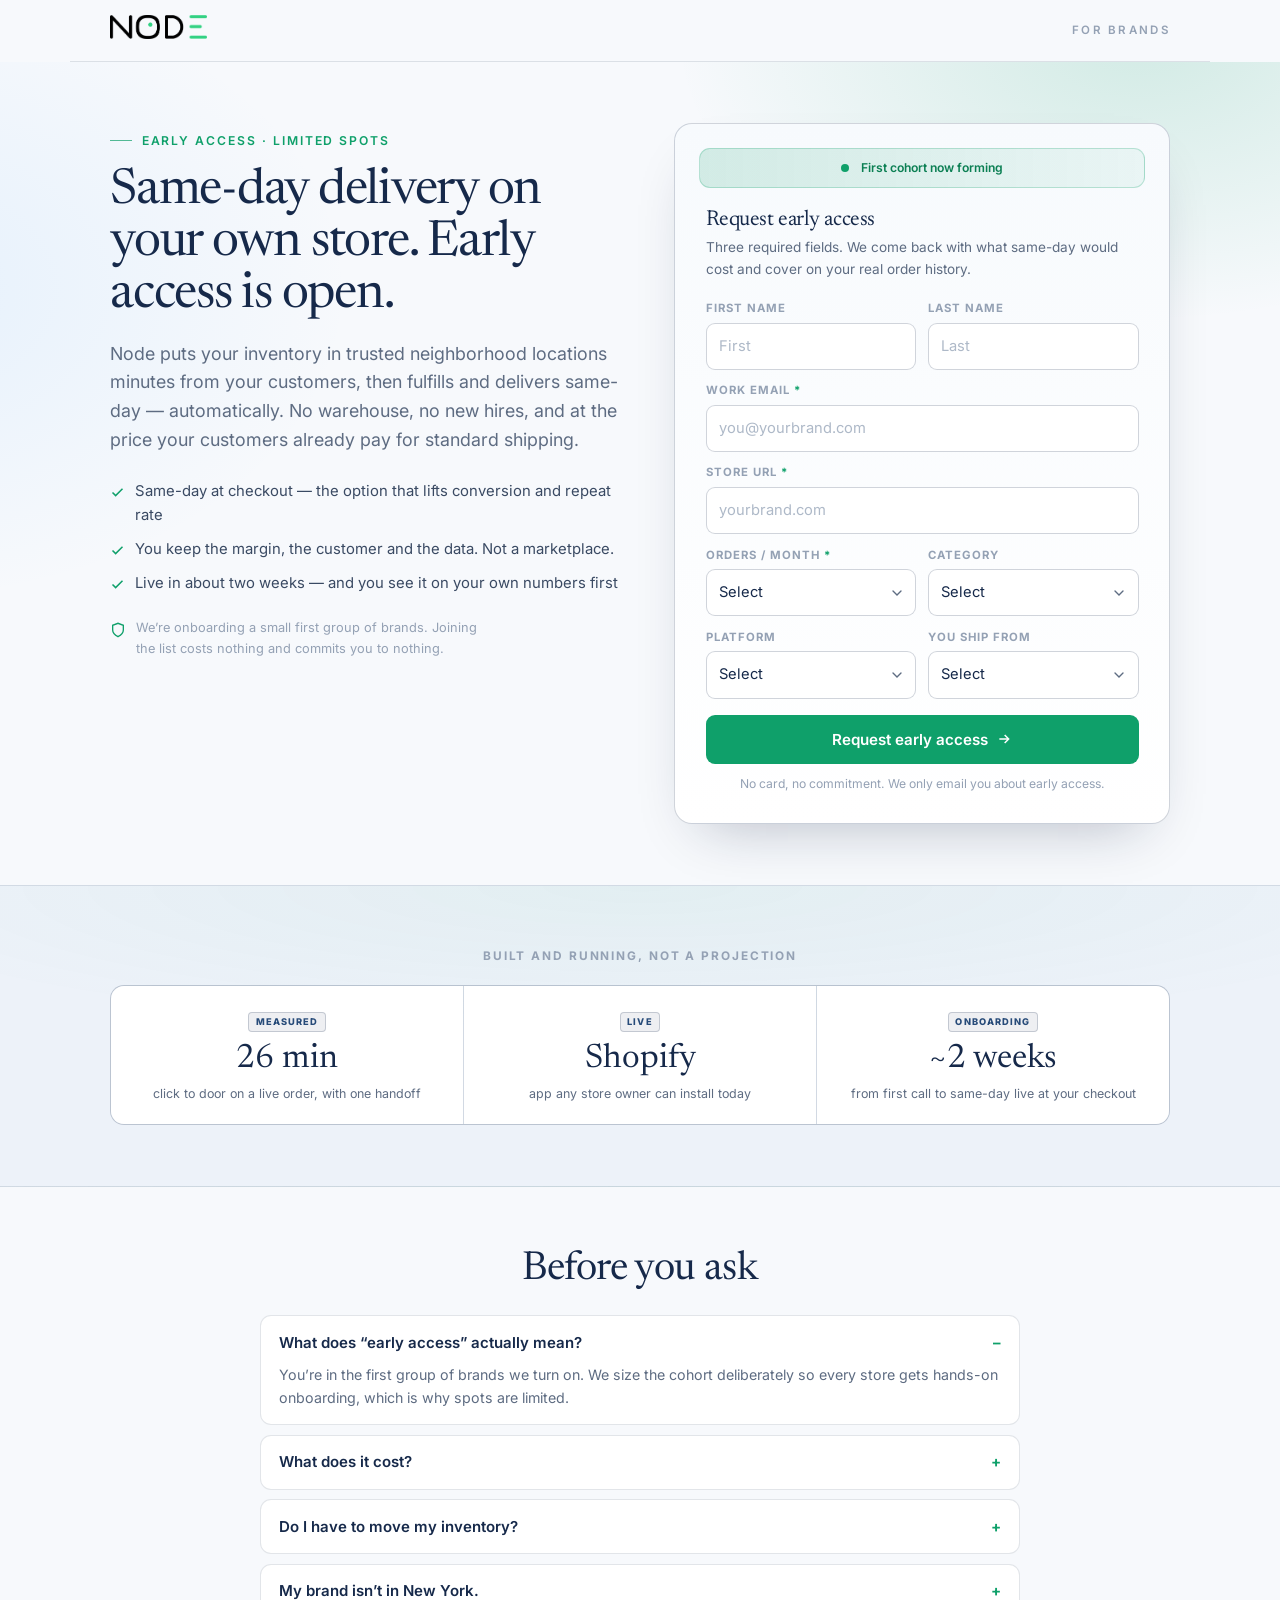
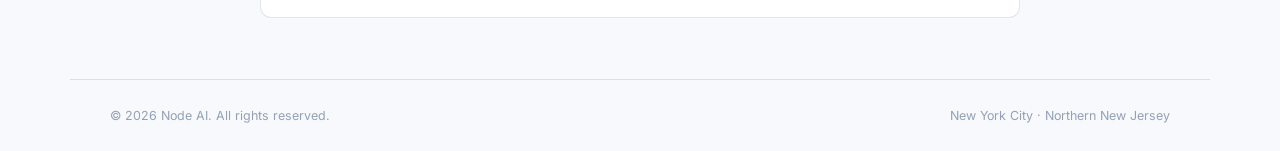
<file: early-access/brands.html>
<!DOCTYPE html>
<html lang="en">
<head>
<meta charset="UTF-8" />
<meta name="viewport" content="width=device-width, initial-scale=1.0" />
<title>Node AI — early access for brands</title>
<meta name="description" content="Same-day delivery on your own store, at the price of standard shipping. We are opening a limited first group of brands. Join the early-access list." />
<!-- Campaign landing pages. Kept out of the index so they don't compete with
     /brands and /nodes for the same terms; LinkedIn traffic arrives by link. -->
<meta name="robots" content="noindex, follow" />
<link rel="canonical" href="https://www.joinnode.ai/early-access/brands" />
<meta property="og:type" content="website" />
<meta property="og:url" content="https://www.joinnode.ai/early-access/brands" />
<meta property="og:title" content="Node AI — early access for brands" />
<meta property="og:description" content="Same-day delivery on your own store, at the price of standard shipping. We are opening a limited first group of brands. Join the early-access list." />
<meta property="og:image" content="https://www.joinnode.ai/logo.png" />
<meta name="twitter:card" content="summary_large_image" />
<meta name="theme-color" content="#F7F9FC" />
<link rel="icon" href="/favicon.ico" sizes="32x32" />
<link rel="icon" href="/favicon.svg" type="image/svg+xml" />
<link rel="apple-touch-icon" href="/apple-touch-icon.png" sizes="180x180" />
<link rel="preconnect" href="https://fonts.googleapis.com" />
<link rel="preconnect" href="https://fonts.gstatic.com" crossorigin />
<link href="https://fonts.googleapis.com/css2?family=Newsreader:ital,opsz,wght@0,6..72,400;0,6..72,500&family=Inter:wght@400;500;600;700;800&display=swap" rel="stylesheet" />
<style>
  :root{
    --bg:#F7F9FC; --bg-2:#EDF2F9; --panel:#FFFFFF; --panel-2:#F7FAFD;
    --line:rgba(20,40,74,.12); --line-2:rgba(20,40,74,.20);
    --ink:#16294A; --ink-2:#3A4A63; --muted:#5E6C82; --faint:#94A1B4;
    --accent:#0FA06A; --accent-2:#18B87A;
    --serif:'Newsreader',Georgia,serif;
    --sans:'Inter',-apple-system,BlinkMacSystemFont,'Segoe UI',system-ui,sans-serif;
    --maxw:1140px; --pad:clamp(1.15rem,4vw,2.5rem);
  }
  *{box-sizing:border-box;margin:0;padding:0}
  html{-webkit-text-size-adjust:100%;scroll-behavior:smooth}
  body{font-family:var(--sans);background:var(--bg);color:var(--ink-2);line-height:1.6;-webkit-font-smoothing:antialiased;overflow-x:hidden}
  a{color:inherit;text-decoration:none}
  h1,h2,h3,h4{color:var(--ink);letter-spacing:-.02em;line-height:1.12}
  .serif{font-family:var(--serif);font-weight:400;letter-spacing:-.015em}
  .wrap{max-width:var(--maxw);margin:0 auto;padding-inline:var(--pad)}
  section{position:relative;padding-block:clamp(2.4rem,5vw,3.8rem)}
  .tint{background:radial-gradient(120% 90% at 50% 0%,rgba(15,160,106,.05),transparent 55%),var(--bg-2);border-block:1px solid var(--line)}
  .kicker{font-weight:600;font-size:.76rem;letter-spacing:.16em;text-transform:uppercase;color:var(--accent);display:inline-flex;align-items:center;gap:.6rem}
  .kicker::before{content:"";width:22px;height:1px;background:currentColor;opacity:.7}
  .sec-h{font-weight:700;font-size:clamp(1.6rem,3.2vw,2.3rem)}
  .sec-h.serif{font-family:var(--serif);font-weight:400;font-size:clamp(1.7rem,3.6vw,2.5rem)}
  .btn{font-family:var(--sans);font-weight:600;font-size:.9rem;padding:.72rem 1.3rem;border-radius:9px;cursor:pointer;border:1px solid transparent;display:inline-flex;align-items:center;justify-content:center;gap:.5rem;transition:.18s}
  .btn svg{width:16px;height:16px}
  .btn-primary{background:var(--accent);color:#fff}
  .btn-primary:hover,.btn-primary:focus-visible,.btn-primary:active{background:var(--accent-2);transform:translateY(-1px);outline:none}
  .btn-lg{padding:.85rem 1.5rem;font-size:.95rem}
  .logo-img{background:url([data-uri]) no-repeat left center;background-size:contain;height:24px;width:97px}
  .lp-top .logo-img{display:inline-block}
  .lp-top{display:flex;align-items:center;justify-content:space-between;height:62px;border-bottom:1px solid var(--line)}
  .lp-top .where{font-size:.72rem;font-weight:600;letter-spacing:.2em;text-transform:uppercase;color:var(--faint)}
  .lp-hero{overflow:hidden}
  .lp-hero::before{content:"";position:absolute;inset:-20%;z-index:0;pointer-events:none;
    background:radial-gradient(42% 40% at 78% 12%,rgba(15,160,106,.16),transparent 62%),
      radial-gradient(38% 40% at 8% 34%,rgba(74,168,255,.10),transparent 68%);
    animation:drift 16s ease-in-out infinite}
  @keyframes drift{0%,100%{transform:translate3d(0,0,0) scale(1)}50%{transform:translate3d(-4%,3%,0) scale(1.06)}}
  .lp-grid{position:relative;z-index:1;display:grid;grid-template-columns:1.02fr .98fr;gap:clamp(1.6rem,4vw,3rem);align-items:start}
  @media(max-width:900px){.lp-grid{grid-template-columns:1fr}}
  h1.lp-h1{font-family:var(--serif);font-weight:400;font-size:clamp(2rem,4.4vw,3.1rem);line-height:1.05;letter-spacing:-.025em;margin-top:1rem}
  .lp-sub{font-size:clamp(1rem,1.5vw,1.12rem);color:var(--muted);max-width:50ch;margin-top:1.1rem}
  ul.ul{list-style:none;margin-top:1.6rem}
  ul.ul li{display:flex;gap:.6rem;align-items:flex-start;font-size:.93rem;color:var(--ink-2);margin-bottom:.65rem}
  ul.ul li svg{width:15px;height:15px;color:var(--accent);flex:none;margin-top:.28rem}
  .trustrow{display:flex;align-items:flex-start;gap:.6rem;font-size:.8rem;color:var(--faint);margin-top:1.4rem;max-width:46ch}
  .trustrow svg{width:16px;height:16px;color:var(--accent);flex:none;margin-top:.2rem}
  .statband{display:grid;grid-template-columns:repeat(3,1fr);gap:1px;background:var(--line);border:1px solid var(--line);border-radius:14px;overflow:hidden}
  .statband .s{background:var(--panel);padding:1.3rem 1.1rem;text-align:center}
  .statband .s .v{font-family:var(--serif);font-size:clamp(1.5rem,3vw,2.1rem);color:var(--ink);line-height:1.1}
  .statband .s .k{font-size:.78rem;color:var(--muted);margin-top:.35rem}
  .statband .s .m{font-size:.58rem;font-weight:800;letter-spacing:.12em;text-transform:uppercase;color:#274B79;background:rgba(20,40,74,.07);border:1px solid rgba(20,40,74,.2);border-radius:4px;padding:.1rem .38rem;display:inline-block;margin-bottom:.55rem}
  @media(max-width:700px){.statband{grid-template-columns:1fr}}
  .faqs{display:grid;gap:.6rem;max-width:760px;margin-inline:auto}
  .faqs details{border:1px solid var(--line);border-radius:11px;background:var(--panel);padding:.9rem 1.1rem}
  .faqs summary{cursor:pointer;font-weight:600;color:var(--ink);font-size:.94rem;list-style:none}
  .faqs summary::-webkit-details-marker{display:none}
  .faqs summary::after{content:"+";float:right;color:var(--accent);font-weight:700}
  .faqs details[open] summary::after{content:"\2013"}
  .faqs .a{font-size:.89rem;color:var(--muted);margin-top:.6rem}
  .lpfoot{border-top:1px solid var(--line);padding-block:1.6rem;font-size:.78rem;color:var(--faint);display:flex;justify-content:space-between;gap:1rem;flex-wrap:wrap}
  .nmap{position:relative;border:1px solid var(--line);border-radius:14px;background:linear-gradient(180deg,var(--panel-2),var(--panel));height:240px;overflow:hidden;margin-top:1.8rem}
  .nmap .g{position:absolute;inset:0;background-image:linear-gradient(rgba(20,40,74,.06) 1px,transparent 1px),linear-gradient(90deg,rgba(20,40,74,.06) 1px,transparent 1px);background-size:34px 34px}
  .nmap .pin{position:absolute;width:11px;height:11px;border-radius:50%;background:var(--accent);box-shadow:0 0 0 3px rgba(15,160,106,.18)}
  .nmap .pin::after{content:"";position:absolute;inset:0;border-radius:50%;background:rgba(15,160,106,.55);animation:ping 3s ease-out infinite}
  @keyframes ping{0%{transform:scale(.7);opacity:.85}70%{transform:scale(3.4);opacity:0}100%{transform:scale(3.4);opacity:0}}
  .nmap .cap{position:absolute;left:1rem;bottom:.9rem;font-size:.74rem;color:var(--muted);background:rgba(255,255,255,.86);border:1px solid var(--line);border-radius:7px;padding:.28rem .6rem}
  .formcard{border:1px solid var(--line-2);border-radius:18px;background:linear-gradient(180deg,var(--panel-2),var(--panel));padding:clamp(1.3rem,2.6vw,1.9rem);box-shadow:0 26px 56px -28px rgba(15,31,60,.3)}
  .formcard h3{font-family:var(--serif);font-weight:400;font-size:1.35rem;margin-bottom:.35rem}
  .formcard .cardsub{font-size:.85rem;color:var(--muted);margin-bottom:1.15rem}
  .formcard .ea-scarce{margin:-.4rem -.4rem 1.2rem;border-radius:11px;border:1px solid rgba(15,160,106,.24);font-size:.76rem}
  @media(prefers-reduced-motion:reduce){.lp-hero::before,.nmap .pin::after{animation:none}}
</style>
<link rel="stylesheet" href="/early-access.css" />
</head>
<body>

<div class="wrap lp-top">
  <a href="/" aria-label="Node AI home"><span class="logo-img" role="img" aria-label="Node AI"></span></a>
  <span class="where">For brands</span>
</div>

<section class="lp-hero">
  <div class="wrap lp-grid">
    <div>
      <div class="kicker">Early access &middot; limited spots</div>
      <h1 class="lp-h1">Same-day delivery on your own store. Early access is open.</h1>
      <p class="lp-sub">Node puts your inventory in trusted neighborhood locations minutes from your customers, then fulfills and delivers same-day &mdash; automatically. No warehouse, no new hires, and at the price your customers already pay for standard shipping.</p>
      <ul class="ul"><li><svg viewBox="0 0 24 24" fill="none" stroke="currentColor" stroke-width="2.4"><path d="M20 6L9 17l-5-5"/></svg>Same-day at checkout &mdash; the option that lifts conversion and repeat rate</li><li><svg viewBox="0 0 24 24" fill="none" stroke="currentColor" stroke-width="2.4"><path d="M20 6L9 17l-5-5"/></svg>You keep the margin, the customer and the data. Not a marketplace.</li><li><svg viewBox="0 0 24 24" fill="none" stroke="currentColor" stroke-width="2.4"><path d="M20 6L9 17l-5-5"/></svg>Live in about two weeks &mdash; and you see it on your own numbers first</li></ul>
      <div class="trustrow"><svg viewBox="0 0 24 24" fill="none" stroke="currentColor" stroke-width="2"><path d="M12 22s8-4 8-10V5l-8-3-8 3v7c0 6 8 10 8 10z"/></svg><span>We&rsquo;re onboarding a small first group of brands. Joining the list costs nothing and commits you to nothing.</span></div>
    </div>

    <div class="formcard" data-ea-root>
      <div class="ea-scarce"><span class="ea-dot"></span> First cohort now forming</div>
      <h3>Request early access</h3>
      <p class="cardsub">Three required fields. We come back with what same-day would cost and cover on your real order history.</p>
      <form data-ea-form data-audience="brand" novalidate
            data-done-title="You&rsquo;re on the list." data-done-body="We&rsquo;ll come back with what same-day looks like on your own order history, and let you know as soon as a spot opens.">
        <div class="ea-hp" aria-hidden="true"><label>Company website<input type="text" name="company_website" tabindex="-1" autocomplete="off" /></label></div>
        
        <div class="ea-grid ea-two">
          <div class="ea-field"><label for="lp-b-first">First name</label><input id="lp-b-first" type="text" name="first_name" autocomplete="given-name" placeholder="First" /></div>
          <div class="ea-field"><label for="lp-b-last">Last name</label><input id="lp-b-last" type="text" name="last_name" autocomplete="family-name" placeholder="Last" /></div>
        </div>
        <div class="ea-grid" style="margin-top:.7rem">
          <div class="ea-field"><label for="lp-b-email">Work email <span class="ea-req">*</span></label><input id="lp-b-email" type="email" name="email" autocomplete="email" placeholder="you@yourbrand.com" /></div>
          <div class="ea-field"><label for="lp-b-url">Store URL <span class="ea-req">*</span></label><input id="lp-b-url" type="text" name="store_url" placeholder="yourbrand.com" /></div>
        </div>
        <div class="ea-grid ea-two" style="margin-top:.7rem">
          <div class="ea-field"><label for="lp-b-vol">Orders / month <span class="ea-req">*</span></label><select id="lp-b-vol" name="monthly_orders"><option value="">Select</option><option>Under 100</option><option>100 &ndash; 500</option><option>500 &ndash; 2,000</option><option>2,000 &ndash; 10,000</option><option>10,000+</option></select></div>
          <div class="ea-field"><label for="lp-b-cat">Category</label><select id="lp-b-cat" name="category"><option value="">Select</option><option>Apparel &amp; accessories</option><option>Beauty &amp; personal care</option><option>Food &amp; beverage</option><option>Home &amp; furniture</option><option>Supplements &amp; wellness</option><option>Pet</option><option>Electronics</option><option>Other</option></select></div>
          <div class="ea-field"><label for="lp-b-plat">Platform</label><select id="lp-b-plat" name="platform"><option value="">Select</option><option>Shopify</option><option>WooCommerce</option><option>BigCommerce</option><option>Custom / headless</option><option>Other</option></select></div>
          <div class="ea-field"><label for="lp-b-ship">You ship from</label><select id="lp-b-ship" name="ships_from"><option value="">Select</option><option>Our own warehouse</option><option>A 3PL</option><option>Our retail store</option><option>Home / garage</option></select></div>
        </div>
        <div class="ea-error" data-ea-error style="display:none"></div>
        <button type="submit" class="btn btn-primary btn-lg ea-submit" data-ea-submit>Request early access<svg viewBox="0 0 24 24" fill="none" stroke="currentColor" stroke-width="2.2"><path d="M5 12h14M13 6l6 6-6 6"/></svg></button>
        <p class="ea-micro">No card, no commitment. We only email you about early access.</p>
      </form>
      <p class="ea-noscript" data-ea-nojs>Signing up needs JavaScript &mdash; or just email <a href="mailto:elor@joinnode.ai?subject=Node%20AI%20early%20access">elor@joinnode.ai</a> and we&rsquo;ll add you.</p>
    </div>
  </div>
</section>


<section class="tint">
  <div class="wrap">
    <p style="text-align:center;font-size:.74rem;font-weight:700;letter-spacing:.16em;text-transform:uppercase;color:var(--faint);margin-bottom:1.2rem">Built and running, not a projection</p>
    <div class="statband">
      <div class="s"><span class="m">Measured</span><div class="v">26 min</div><div class="k">click to door on a live order, with one handoff</div></div>
      <div class="s"><span class="m">Live</span><div class="v">Shopify</div><div class="k">app any store owner can install today</div></div>
      <div class="s"><span class="m">Onboarding</span><div class="v">~2 weeks</div><div class="k">from first call to same-day live at your checkout</div></div>
    </div>
  </div>
</section>

<section>
  <div class="wrap">
    <h2 class="sec-h serif" style="text-align:center;margin-bottom:1.4rem">Before you ask</h2>
    <div class="faqs"><details open><summary>What does &ldquo;early access&rdquo; actually mean?</summary><div class="a">You&rsquo;re in the first group of brands we turn on. We size the cohort deliberately so every store gets hands-on onboarding, which is why spots are limited.</div></details><details><summary>What does it cost?</summary><div class="a">Nothing to join the list. When we talk, we show you the delivery cost per order against what you pay today &mdash; on your own numbers. If it isn&rsquo;t better, there&rsquo;s nothing to sign.</div></details><details><summary>Do I have to move my inventory?</summary><div class="a">No warehouse move and no new hires. We&rsquo;ll walk through exactly what changes on your side on the call &mdash; it&rsquo;s a short list.</div></details><details><summary>My brand isn&rsquo;t in New York.</summary><div class="a">That&rsquo;s fine: what matters is where your customers are. Same-day starts with orders going to New York City and Northern New Jersey, and the list is how we decide which metro opens next.</div></details></div>
  </div>
</section>

<div class="wrap lpfoot">
  <span>&copy; 2026 Node AI. All rights reserved.</span>
  <span>New York City &middot; Northern New Jersey</span>
</div>

<script src="/early-access.js" defer></script>
</body>
</html>
</file>
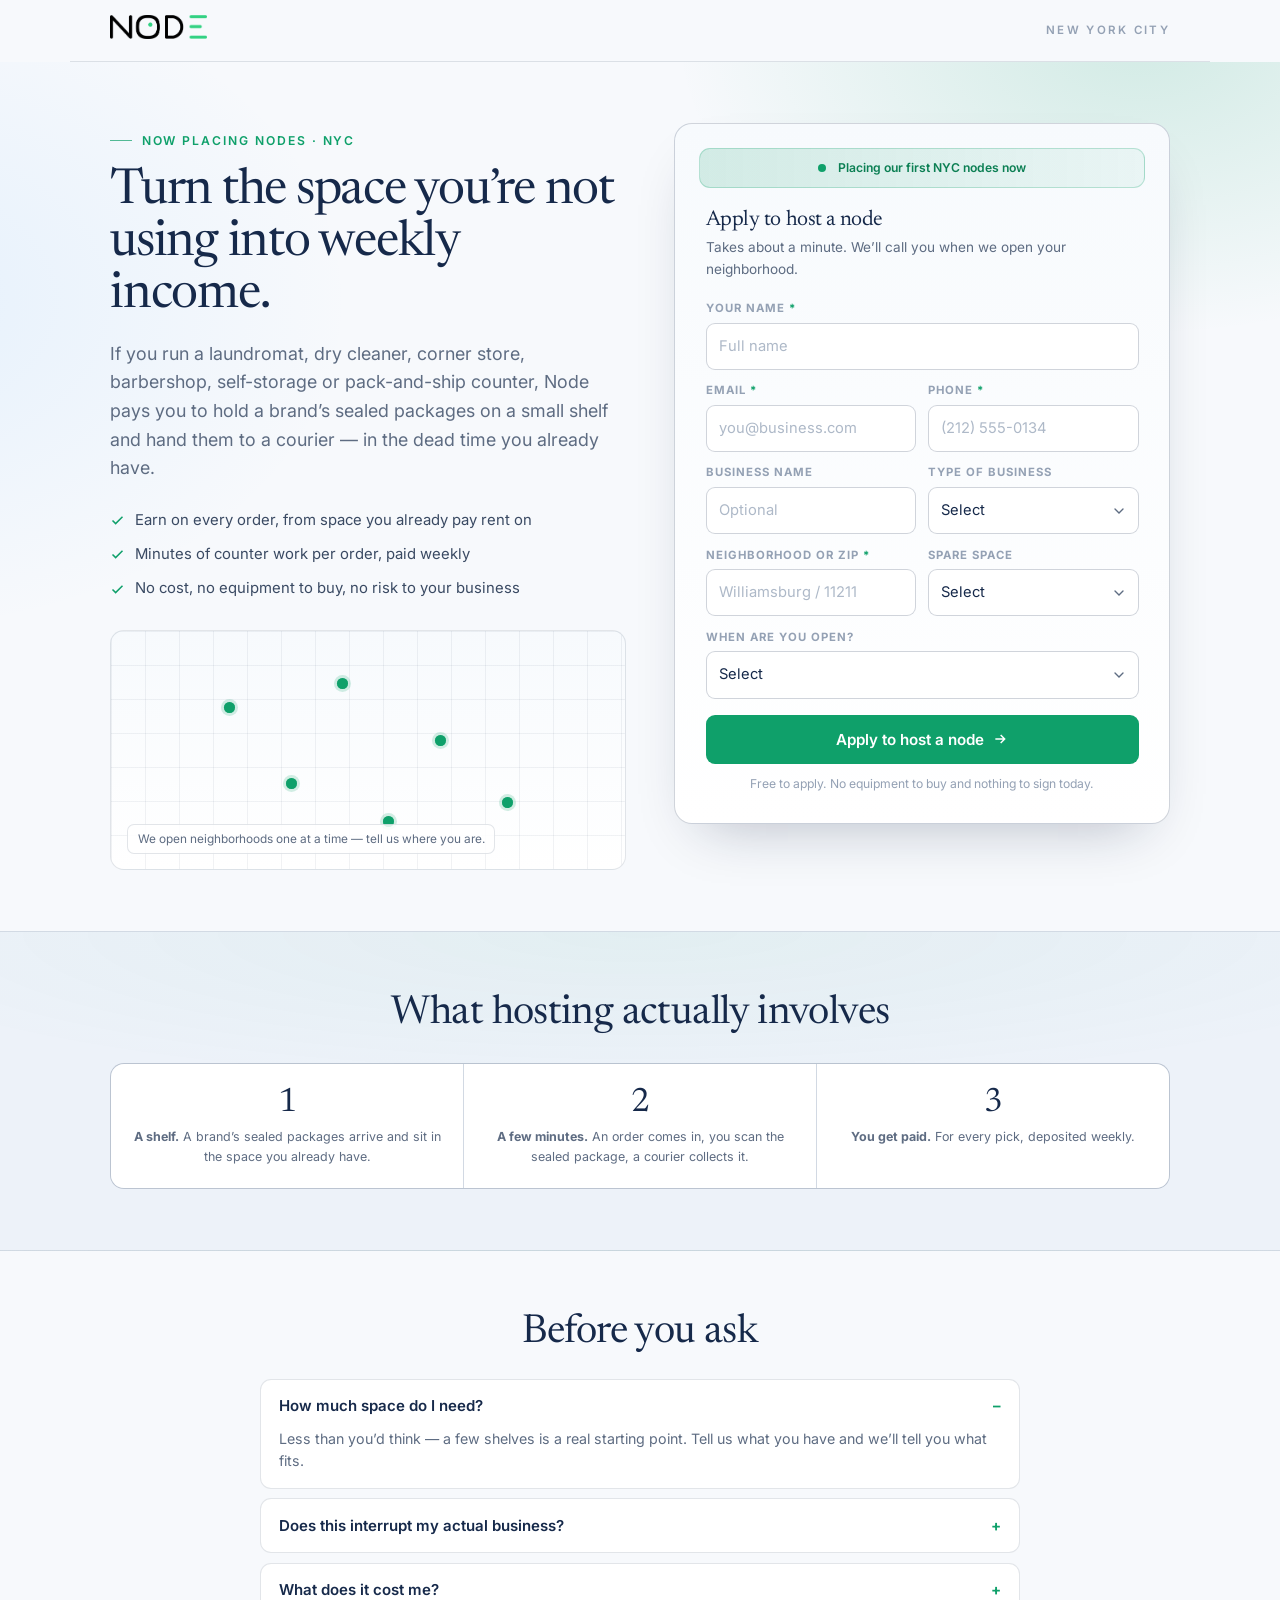
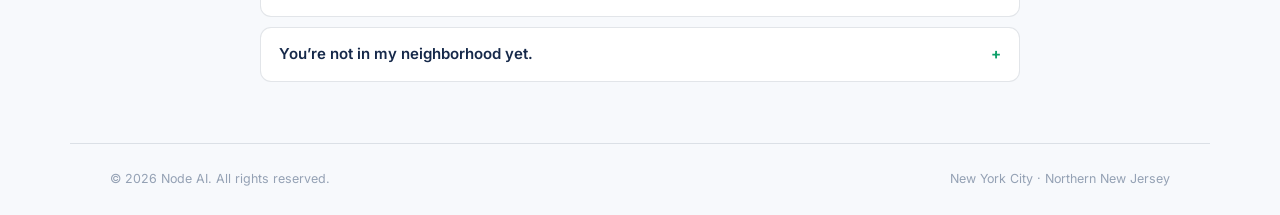
<file: early-access/nodes.html>
<!DOCTYPE html>
<html lang="en">
<head>
<meta charset="UTF-8" />
<meta name="viewport" content="width=device-width, initial-scale=1.0" />
<title>Node AI — get paid for the space you already have</title>
<meta name="description" content="Laundromats, storage, pack-and-ship counters: hold a small shelf, hand orders to a courier, get paid weekly. We are placing our first nodes across New York City." />
<!-- Campaign landing pages. Kept out of the index so they don't compete with
     /brands and /nodes for the same terms; LinkedIn traffic arrives by link. -->
<meta name="robots" content="noindex, follow" />
<link rel="canonical" href="https://www.joinnode.ai/early-access/nodes" />
<meta property="og:type" content="website" />
<meta property="og:url" content="https://www.joinnode.ai/early-access/nodes" />
<meta property="og:title" content="Node AI — get paid for the space you already have" />
<meta property="og:description" content="Laundromats, storage, pack-and-ship counters: hold a small shelf, hand orders to a courier, get paid weekly. We are placing our first nodes across New York City." />
<meta property="og:image" content="https://www.joinnode.ai/logo.png" />
<meta name="twitter:card" content="summary_large_image" />
<meta name="theme-color" content="#F7F9FC" />
<link rel="icon" href="/favicon.ico" sizes="32x32" />
<link rel="icon" href="/favicon.svg" type="image/svg+xml" />
<link rel="apple-touch-icon" href="/apple-touch-icon.png" sizes="180x180" />
<link rel="preconnect" href="https://fonts.googleapis.com" />
<link rel="preconnect" href="https://fonts.gstatic.com" crossorigin />
<link href="https://fonts.googleapis.com/css2?family=Newsreader:ital,opsz,wght@0,6..72,400;0,6..72,500&family=Inter:wght@400;500;600;700;800&display=swap" rel="stylesheet" />
<style>
  :root{
    --bg:#F7F9FC; --bg-2:#EDF2F9; --panel:#FFFFFF; --panel-2:#F7FAFD;
    --line:rgba(20,40,74,.12); --line-2:rgba(20,40,74,.20);
    --ink:#16294A; --ink-2:#3A4A63; --muted:#5E6C82; --faint:#94A1B4;
    --accent:#0FA06A; --accent-2:#18B87A;
    --serif:'Newsreader',Georgia,serif;
    --sans:'Inter',-apple-system,BlinkMacSystemFont,'Segoe UI',system-ui,sans-serif;
    --maxw:1140px; --pad:clamp(1.15rem,4vw,2.5rem);
  }
  *{box-sizing:border-box;margin:0;padding:0}
  html{-webkit-text-size-adjust:100%;scroll-behavior:smooth}
  body{font-family:var(--sans);background:var(--bg);color:var(--ink-2);line-height:1.6;-webkit-font-smoothing:antialiased;overflow-x:hidden}
  a{color:inherit;text-decoration:none}
  h1,h2,h3,h4{color:var(--ink);letter-spacing:-.02em;line-height:1.12}
  .serif{font-family:var(--serif);font-weight:400;letter-spacing:-.015em}
  .wrap{max-width:var(--maxw);margin:0 auto;padding-inline:var(--pad)}
  section{position:relative;padding-block:clamp(2.4rem,5vw,3.8rem)}
  .tint{background:radial-gradient(120% 90% at 50% 0%,rgba(15,160,106,.05),transparent 55%),var(--bg-2);border-block:1px solid var(--line)}
  .kicker{font-weight:600;font-size:.76rem;letter-spacing:.16em;text-transform:uppercase;color:var(--accent);display:inline-flex;align-items:center;gap:.6rem}
  .kicker::before{content:"";width:22px;height:1px;background:currentColor;opacity:.7}
  .sec-h{font-weight:700;font-size:clamp(1.6rem,3.2vw,2.3rem)}
  .sec-h.serif{font-family:var(--serif);font-weight:400;font-size:clamp(1.7rem,3.6vw,2.5rem)}
  .btn{font-family:var(--sans);font-weight:600;font-size:.9rem;padding:.72rem 1.3rem;border-radius:9px;cursor:pointer;border:1px solid transparent;display:inline-flex;align-items:center;justify-content:center;gap:.5rem;transition:.18s}
  .btn svg{width:16px;height:16px}
  .btn-primary{background:var(--accent);color:#fff}
  .btn-primary:hover,.btn-primary:focus-visible,.btn-primary:active{background:var(--accent-2);transform:translateY(-1px);outline:none}
  .btn-lg{padding:.85rem 1.5rem;font-size:.95rem}
  .logo-img{background:url([data-uri]) no-repeat left center;background-size:contain;height:24px;width:97px}
  .lp-top .logo-img{display:inline-block}
  .lp-top{display:flex;align-items:center;justify-content:space-between;height:62px;border-bottom:1px solid var(--line)}
  .lp-top .where{font-size:.72rem;font-weight:600;letter-spacing:.2em;text-transform:uppercase;color:var(--faint)}
  .lp-hero{overflow:hidden}
  .lp-hero::before{content:"";position:absolute;inset:-20%;z-index:0;pointer-events:none;
    background:radial-gradient(42% 40% at 78% 12%,rgba(15,160,106,.16),transparent 62%),
      radial-gradient(38% 40% at 8% 34%,rgba(74,168,255,.10),transparent 68%);
    animation:drift 16s ease-in-out infinite}
  @keyframes drift{0%,100%{transform:translate3d(0,0,0) scale(1)}50%{transform:translate3d(-4%,3%,0) scale(1.06)}}
  .lp-grid{position:relative;z-index:1;display:grid;grid-template-columns:1.02fr .98fr;gap:clamp(1.6rem,4vw,3rem);align-items:start}
  @media(max-width:900px){.lp-grid{grid-template-columns:1fr}}
  h1.lp-h1{font-family:var(--serif);font-weight:400;font-size:clamp(2rem,4.4vw,3.1rem);line-height:1.05;letter-spacing:-.025em;margin-top:1rem}
  .lp-sub{font-size:clamp(1rem,1.5vw,1.12rem);color:var(--muted);max-width:50ch;margin-top:1.1rem}
  ul.ul{list-style:none;margin-top:1.6rem}
  ul.ul li{display:flex;gap:.6rem;align-items:flex-start;font-size:.93rem;color:var(--ink-2);margin-bottom:.65rem}
  ul.ul li svg{width:15px;height:15px;color:var(--accent);flex:none;margin-top:.28rem}
  .trustrow{display:flex;align-items:flex-start;gap:.6rem;font-size:.8rem;color:var(--faint);margin-top:1.4rem;max-width:46ch}
  .trustrow svg{width:16px;height:16px;color:var(--accent);flex:none;margin-top:.2rem}
  .statband{display:grid;grid-template-columns:repeat(3,1fr);gap:1px;background:var(--line);border:1px solid var(--line);border-radius:14px;overflow:hidden}
  .statband .s{background:var(--panel);padding:1.3rem 1.1rem;text-align:center}
  .statband .s .v{font-family:var(--serif);font-size:clamp(1.5rem,3vw,2.1rem);color:var(--ink);line-height:1.1}
  .statband .s .k{font-size:.78rem;color:var(--muted);margin-top:.35rem}
  .statband .s .m{font-size:.58rem;font-weight:800;letter-spacing:.12em;text-transform:uppercase;color:#274B79;background:rgba(20,40,74,.07);border:1px solid rgba(20,40,74,.2);border-radius:4px;padding:.1rem .38rem;display:inline-block;margin-bottom:.55rem}
  @media(max-width:700px){.statband{grid-template-columns:1fr}}
  .faqs{display:grid;gap:.6rem;max-width:760px;margin-inline:auto}
  .faqs details{border:1px solid var(--line);border-radius:11px;background:var(--panel);padding:.9rem 1.1rem}
  .faqs summary{cursor:pointer;font-weight:600;color:var(--ink);font-size:.94rem;list-style:none}
  .faqs summary::-webkit-details-marker{display:none}
  .faqs summary::after{content:"+";float:right;color:var(--accent);font-weight:700}
  .faqs details[open] summary::after{content:"\2013"}
  .faqs .a{font-size:.89rem;color:var(--muted);margin-top:.6rem}
  .lpfoot{border-top:1px solid var(--line);padding-block:1.6rem;font-size:.78rem;color:var(--faint);display:flex;justify-content:space-between;gap:1rem;flex-wrap:wrap}
  .nmap{position:relative;border:1px solid var(--line);border-radius:14px;background:linear-gradient(180deg,var(--panel-2),var(--panel));height:240px;overflow:hidden;margin-top:1.8rem}
  .nmap .g{position:absolute;inset:0;background-image:linear-gradient(rgba(20,40,74,.06) 1px,transparent 1px),linear-gradient(90deg,rgba(20,40,74,.06) 1px,transparent 1px);background-size:34px 34px}
  .nmap .pin{position:absolute;width:11px;height:11px;border-radius:50%;background:var(--accent);box-shadow:0 0 0 3px rgba(15,160,106,.18)}
  .nmap .pin::after{content:"";position:absolute;inset:0;border-radius:50%;background:rgba(15,160,106,.55);animation:ping 3s ease-out infinite}
  @keyframes ping{0%{transform:scale(.7);opacity:.85}70%{transform:scale(3.4);opacity:0}100%{transform:scale(3.4);opacity:0}}
  .nmap .cap{position:absolute;left:1rem;bottom:.9rem;font-size:.74rem;color:var(--muted);background:rgba(255,255,255,.86);border:1px solid var(--line);border-radius:7px;padding:.28rem .6rem}
  .formcard{border:1px solid var(--line-2);border-radius:18px;background:linear-gradient(180deg,var(--panel-2),var(--panel));padding:clamp(1.3rem,2.6vw,1.9rem);box-shadow:0 26px 56px -28px rgba(15,31,60,.3)}
  .formcard h3{font-family:var(--serif);font-weight:400;font-size:1.35rem;margin-bottom:.35rem}
  .formcard .cardsub{font-size:.85rem;color:var(--muted);margin-bottom:1.15rem}
  .formcard .ea-scarce{margin:-.4rem -.4rem 1.2rem;border-radius:11px;border:1px solid rgba(15,160,106,.24);font-size:.76rem}
  @media(prefers-reduced-motion:reduce){.lp-hero::before,.nmap .pin::after{animation:none}}
</style>
<link rel="stylesheet" href="/early-access.css" />
</head>
<body>

<div class="wrap lp-top">
  <a href="/" aria-label="Node AI home"><span class="logo-img" role="img" aria-label="Node AI"></span></a>
  <span class="where">New York City</span>
</div>

<section class="lp-hero">
  <div class="wrap lp-grid">
    <div>
      <div class="kicker">Now placing nodes &middot; NYC</div>
      <h1 class="lp-h1">Turn the space you&rsquo;re not using into weekly income.</h1>
      <p class="lp-sub">If you run a laundromat, dry cleaner, corner store, barbershop, self-storage or pack-and-ship counter, Node pays you to hold a brand&rsquo;s sealed packages on a small shelf and hand them to a courier &mdash; in the dead time you already have.</p>
      <ul class="ul"><li><svg viewBox="0 0 24 24" fill="none" stroke="currentColor" stroke-width="2.4"><path d="M20 6L9 17l-5-5"/></svg>Earn on every order, from space you already pay rent on</li><li><svg viewBox="0 0 24 24" fill="none" stroke="currentColor" stroke-width="2.4"><path d="M20 6L9 17l-5-5"/></svg>Minutes of counter work per order, paid weekly</li><li><svg viewBox="0 0 24 24" fill="none" stroke="currentColor" stroke-width="2.4"><path d="M20 6L9 17l-5-5"/></svg>No cost, no equipment to buy, no risk to your business</li></ul>
      <div class="nmap">
        <div class="g"></div>
        <span class="pin" style="left:22%;top:30%"></span>
        <span class="pin" style="left:44%;top:20%;animation-delay:.6s"></span>
        <span class="pin" style="left:63%;top:44%"></span>
        <span class="pin" style="left:34%;top:62%"></span>
        <span class="pin" style="left:76%;top:70%"></span>
        <span class="pin" style="left:53%;top:78%"></span>
        <span class="cap">We open neighborhoods one at a time &mdash; tell us where you are.</span>
      </div>
    </div>

    <div class="formcard" data-ea-root>
      <div class="ea-scarce"><span class="ea-dot"></span> Placing our first NYC nodes now</div>
      <h3>Apply to host a node</h3>
      <p class="cardsub">Takes about a minute. We&rsquo;ll call you when we open your neighborhood.</p>
      <form data-ea-form data-audience="node" novalidate
            data-done-title="Got it &mdash; you&rsquo;re on the map." data-done-body="We&rsquo;ll call or email you when we start placing nodes in your neighborhood.">
        <div class="ea-hp" aria-hidden="true"><label>Company website<input type="text" name="company_website" tabindex="-1" autocomplete="off" /></label></div>
        
        <div class="ea-grid">
          <div class="ea-field"><label for="lp-n-name">Your name <span class="ea-req">*</span></label><input id="lp-n-name" type="text" name="first_name" autocomplete="name" placeholder="Full name" /></div>
        </div>
        <div class="ea-grid ea-two" style="margin-top:.7rem">
          <div class="ea-field"><label for="lp-n-email">Email <span class="ea-req">*</span></label><input id="lp-n-email" type="email" name="email" autocomplete="email" placeholder="you@business.com" /></div>
          <div class="ea-field"><label for="lp-n-phone">Phone <span class="ea-req">*</span></label><input id="lp-n-phone" type="tel" name="phone" autocomplete="tel" placeholder="(212) 555-0134" /></div>
          <div class="ea-field"><label for="lp-n-biz">Business name</label><input id="lp-n-biz" type="text" name="business_name" placeholder="Optional" /></div>
          <div class="ea-field"><label for="lp-n-type">Type of business</label><select id="lp-n-type" name="business_type"><option value="">Select</option><option>Laundromat</option><option>Self-storage</option><option>Pack &amp; ship / print shop</option><option>Bodega or corner store</option><option>Salon / barber</option><option>Gym or studio</option><option>Other retail or office</option><option>I have space at home</option></select></div>
          <div class="ea-field"><label for="lp-n-zip">Neighborhood or ZIP <span class="ea-req">*</span></label><input id="lp-n-zip" type="text" name="neighborhood_or_zip" placeholder="Williamsburg / 11211" /></div>
          <div class="ea-field"><label for="lp-n-space">Spare space</label><select id="lp-n-space" name="space_size"><option value="">Select</option><option>A few shelves</option><option>A closet or back room</option><option>50 &ndash; 200 sq ft</option><option>200+ sq ft</option></select></div>
        </div>
        <div class="ea-grid" style="margin-top:.7rem">
          <div class="ea-field"><label for="lp-n-hours">When are you open?</label><select id="lp-n-hours" name="hours"><option value="">Select</option><option>Weekday daytime</option><option>Daytime + evenings</option><option>Including weekends</option><option>24/7</option></select></div>
        </div>
        <div class="ea-error" data-ea-error style="display:none"></div>
        <button type="submit" class="btn btn-primary btn-lg ea-submit" data-ea-submit>Apply to host a node<svg viewBox="0 0 24 24" fill="none" stroke="currentColor" stroke-width="2.2"><path d="M5 12h14M13 6l6 6-6 6"/></svg></button>
        <p class="ea-micro">Free to apply. No equipment to buy and nothing to sign today.</p>
      </form>
      <p class="ea-noscript" data-ea-nojs>Signing up needs JavaScript &mdash; or just email <a href="mailto:elor@joinnode.ai?subject=Node%20AI%20early%20access">elor@joinnode.ai</a> and we&rsquo;ll add you.</p>
    </div>
  </div>
</section>


<section class="tint">
  <div class="wrap">
    <h2 class="sec-h serif" style="text-align:center;margin-bottom:1.6rem">What hosting actually involves</h2>
    <div class="statband">
      <div class="s"><div class="v">1</div><div class="k"><b>A shelf.</b> A brand&rsquo;s sealed packages arrive and sit in the space you already have.</div></div>
      <div class="s"><div class="v">2</div><div class="k"><b>A few minutes.</b> An order comes in, you scan the sealed package, a courier collects it.</div></div>
      <div class="s"><div class="v">3</div><div class="k"><b>You get paid.</b> For every pick, deposited weekly.</div></div>
    </div>
  </div>
</section>

<section>
  <div class="wrap">
    <h2 class="sec-h serif" style="text-align:center;margin-bottom:1.4rem">Before you ask</h2>
    <div class="faqs"><details open><summary>How much space do I need?</summary><div class="a">Less than you&rsquo;d think &mdash; a few shelves is a real starting point. Tell us what you have and we&rsquo;ll tell you what fits.</div></details><details><summary>Does this interrupt my actual business?</summary><div class="a">It&rsquo;s designed for the dead time you already have. Orders take minutes to hand off, and you set the hours you&rsquo;re available.</div></details><details><summary>What does it cost me?</summary><div class="a">Nothing. No equipment to buy, no fees, no lock-in. If it stops working for you, you stop.</div></details><details><summary>You&rsquo;re not in my neighborhood yet.</summary><div class="a">Apply anyway. Where hosts sign up is a big part of how we decide which neighborhood opens next.</div></details></div>
  </div>
</section>

<div class="wrap lpfoot">
  <span>&copy; 2026 Node AI. All rights reserved.</span>
  <span>New York City &middot; Northern New Jersey</span>
</div>

<script src="/early-access.js" defer></script>
</body>
</html>
</file>
<file: early-access.css>
/* ==========================================================================
   Node AI — early-access signup module.
   Shared by index.html, brands.html, nodes.html and the two /early-access
   landing pages. Everything is prefixed .ea- so it cannot collide with the
   page styles it is dropped into.

   The design tokens below are FALLBACKS. index/brands/nodes already define
   :root in their own <style>, and those win by cascade order; the landing
   pages carry a trimmed base, so the tokens have to survive on their own here.
   ========================================================================== */

:root{
  --ea-accent:#0FA06A; --ea-accent-2:#18B87A; --ea-accent-deep:#0B7F53;
  --ea-accent-soft:rgba(15,160,106,.13);
  --ea-ink:#16294A; --ea-ink-2:#3A4A63; --ea-muted:#5E6C82; --ea-faint:#94A1B4;
  --ea-line:rgba(20,40,74,.12); --ea-line-2:rgba(20,40,74,.20);
  --ea-panel:#FFFFFF; --ea-panel-2:#F7FAFD; --ea-panel-3:#EDF2F9;
}

/* ---------- shell ---------- */
/* Anchored from the announcement bar / nav, so clear the 66px sticky header. */
#early-access{scroll-margin-top:86px}

.ea-card{
  border:1px solid rgba(15,160,106,.3); border-radius:18px;
  background:linear-gradient(180deg,rgba(15,160,106,.06),var(--ea-panel) 42%);
  overflow:hidden;
  box-shadow:0 1px 2px rgba(15,31,60,.05),0 26px 54px -30px rgba(15,31,60,.3);
}
.ea-card.ea-narrow{max-width:620px;margin-inline:auto}
.ea-card.ea-wide{max-width:900px;margin-inline:auto}
.ea-inner{padding:clamp(1.5rem,3vw,2.2rem)}

.ea-scarce{
  display:flex; align-items:center; justify-content:center; gap:.7rem; flex-wrap:wrap;
  font-size:.79rem; font-weight:600; color:var(--ea-accent-deep); text-align:center;
  background:linear-gradient(90deg,rgba(15,160,106,.16),rgba(15,160,106,.06));
  border-bottom:1px solid rgba(15,160,106,.2); padding:.6rem 1rem;
}
.ea-scarce .ea-sep{color:rgba(15,160,106,.45)}
.ea-dot{
  width:8px; height:8px; border-radius:50%; background:var(--ea-accent); flex:none;
  animation:ea-pulse 2.2s infinite;
}
@keyframes ea-pulse{
  0%{box-shadow:0 0 0 0 rgba(15,160,106,.55)}
  70%{box-shadow:0 0 0 8px rgba(15,160,106,0)}
  100%{box-shadow:0 0 0 0 rgba(15,160,106,0)}
}

.ea-head{text-align:center; margin-bottom:1.4rem}
.ea-head h2{margin-top:.8rem}
.ea-head p{font-size:.98rem; color:var(--ea-muted); margin:.75rem auto 0; max-width:52ch}

/* ---------- segmented control (the "two modes") ---------- */
.ea-seg{
  display:grid; grid-template-columns:1fr 1fr; gap:.3rem;
  background:var(--ea-panel-3); border:1px solid var(--ea-line);
  border-radius:11px; padding:.28rem; margin-bottom:1.2rem;
}
.ea-seg button{
  font:inherit; font-size:.85rem; font-weight:600; color:var(--ea-muted);
  background:transparent; border:0; border-radius:8px; padding:.55rem .5rem;
  cursor:pointer; transition:.18s;
}
.ea-seg button:hover,.ea-seg button:focus-visible{color:var(--ea-ink); outline:none}
.ea-seg button.is-on{
  background:var(--ea-panel); color:var(--ea-ink);
  box-shadow:0 1px 3px rgba(15,31,60,.12);
}

/* ---------- fields ---------- */
.ea-grid{display:grid; gap:.7rem}
.ea-grid.ea-two{grid-template-columns:1fr 1fr}
@media(max-width:560px){.ea-grid.ea-two{grid-template-columns:1fr}}
.ea-field label{
  display:block; font-size:.71rem; font-weight:700; letter-spacing:.09em;
  text-transform:uppercase; color:var(--ea-faint); margin-bottom:.34rem;
}
.ea-field label .ea-req{color:var(--ea-accent)}
.ea-field input,.ea-field select,.ea-field textarea{
  width:100%; font:inherit; font-size:.92rem; color:var(--ea-ink);
  background:var(--ea-panel); border:1px solid var(--ea-line-2);
  border-radius:9px; padding:.68rem .8rem; transition:.18s;
}
.ea-field input::placeholder,.ea-field textarea::placeholder{color:#AEB9C8}
.ea-field input:hover,.ea-field select:hover,.ea-field textarea:hover{border-color:rgba(20,40,74,.32)}
.ea-field input:focus,.ea-field select:focus,.ea-field textarea:focus{
  outline:none; border-color:var(--ea-accent); box-shadow:0 0 0 3px var(--ea-accent-soft);
}
.ea-field select{
  appearance:none; -webkit-appearance:none; cursor:pointer; padding-right:2.1rem;
  background-image:url("data:image/svg+xml;utf8,<svg xmlns='http://www.w3.org/2000/svg' viewBox='0 0 24 24' fill='none' stroke='%235E6C82' stroke-width='2' stroke-linecap='round'><path d='M6 9l6 6 6-6'/></svg>");
  background-repeat:no-repeat; background-position:right .65rem center; background-size:16px;
}
.ea-field textarea{resize:vertical; min-height:74px}

/* The honeypot. Off-screen rather than display:none — some bots skip hidden
   inputs but happily fill anything still in the layout. aria-hidden + tabindex
   keep it away from screen readers and keyboard users. */
.ea-hp{
  position:absolute !important; left:-9999px !important; top:auto !important;
  width:1px !important; height:1px !important; overflow:hidden !important;
}

/* ---------- submit + states ---------- */
.ea-submit{width:100%; margin-top:1.05rem; justify-content:center}
.ea-submit[disabled]{opacity:.65; cursor:progress}
.ea-micro{font-size:.76rem; color:var(--ea-faint); margin-top:.7rem; text-align:center; line-height:1.5}
.ea-error{
  font-size:.84rem; color:#9A2C22; background:rgba(208,70,59,.09);
  border:1px solid rgba(208,70,59,.3); border-radius:9px;
  padding:.6rem .8rem; margin-top:.85rem;
}
.ea-done{
  display:flex; flex-direction:column; align-items:center; text-align:center; gap:.55rem;
  padding:1.7rem .6rem; border:1px solid rgba(15,160,106,.32); border-radius:12px;
  background:linear-gradient(180deg,rgba(15,160,106,.09),transparent);
}
.ea-done .ea-tick{
  width:42px; height:42px; border-radius:50%; background:var(--ea-accent); color:#fff;
  display:flex; align-items:center; justify-content:center;
  animation:ea-pop .5s cubic-bezier(.2,1.5,.4,1) both;
}
.ea-done .ea-tick svg{width:22px; height:22px}
.ea-done h4{font-family:var(--serif,Georgia,serif); font-weight:400; font-size:1.2rem; color:var(--ea-ink)}
.ea-done p{font-size:.87rem; color:var(--ea-muted); max-width:36ch}
@keyframes ea-pop{from{transform:scale(.4); opacity:0} to{transform:scale(1); opacity:1}}

.ea-noscript{
  font-size:.86rem; color:var(--ea-muted); text-align:center;
  border:1px dashed var(--ea-line-2); border-radius:9px; padding:.8rem 1rem; margin-top:1rem;
}
.ea-noscript a{color:var(--ea-accent); font-weight:600}

@media(prefers-reduced-motion:reduce){
  .ea-dot,.ea-done .ea-tick{animation:none}
}
</file>
<file: contact.css>
/* ==========================================================================
   Node AI — email contact panel (contact.js).
   Loaded by index, brands, nodes and investor-deck. Everything is prefixed
   .ct- so it cannot collide with the page styles it is dropped into; the
   tokens mirror the site palette and are declared here so the panel does not
   depend on any one page's :root.
   ========================================================================== */

:root{
  --ct-accent:#0FA06A; --ct-accent-2:#18B87A; --ct-accent-deep:#0B7F53;
  --ct-accent-soft:rgba(15,160,106,.10);
  --ct-ink:#16294A; --ct-ink-2:#3A4A63; --ct-muted:#5E6C82;
  --ct-line:rgba(20,40,74,.12); --ct-line-2:rgba(20,40,74,.20);
  --ct-panel:#FFFFFF; --ct-panel-2:#F7FAFD;
}

.ct{
  margin:auto; padding:0; border:1px solid var(--ct-line); border-radius:16px;
  width:min(440px, calc(100vw - 2rem));
  background:var(--ct-panel); color:var(--ct-ink-2); font:inherit; line-height:1.5;
  box-shadow:0 1px 2px rgba(15,31,60,.06), 0 30px 70px -28px rgba(15,31,60,.5);
}
.ct[open]{animation:ct-in .18s ease-out}
.ct::backdrop{background:rgba(12,20,33,.45); backdrop-filter:blur(3px)}
@keyframes ct-in{from{opacity:0; transform:translateY(8px) scale(.98)}}

.ct-in{position:relative; padding:1.45rem 1.5rem 1.5rem}
.ct svg{width:15px; height:15px; flex:none}

.ct-kick{
  margin:0; font-size:.72rem; font-weight:600; letter-spacing:.16em; text-transform:uppercase;
  color:var(--ct-accent);
}

.ct-close{
  position:absolute; top:.75rem; right:.75rem; width:34px; height:34px; border:0; border-radius:8px;
  background:none; color:var(--ct-muted); cursor:pointer; display:grid; place-items:center;
}
.ct-close svg{width:18px; height:18px}
.ct-close:hover, .ct-close:active, .ct-close:focus-visible{background:var(--ct-panel-2); color:var(--ct-ink)}

.ct-row{
  display:flex; align-items:center; gap:.6rem; margin-top:.75rem;
  padding:.5rem .5rem .5rem .95rem; border:1px solid var(--ct-line-2); border-radius:11px;
  background:var(--ct-panel-2);
}
.ct-addr{
  flex:1; min-width:0; margin:0; font-size:1.06rem; font-weight:600; color:var(--ct-ink);
  overflow-wrap:anywhere; user-select:all;
}
.ct-copy{
  flex:none; display:inline-flex; align-items:center; gap:.4rem; min-width:6.4rem; justify-content:center;
  padding:.55rem .9rem; border:0; border-radius:8px; cursor:pointer;
  background:var(--ct-accent); color:#fff; font:inherit; font-size:.84rem; font-weight:600;
  transition:background .16s;
}
.ct-copy:hover, .ct-copy:active, .ct-copy:focus-visible{background:var(--ct-accent-2)}
.ct-copy.done{background:var(--ct-accent-deep)}

.ct-subj{margin:.55rem 0 0; font-size:.82rem; color:var(--ct-muted)}
.ct-subj b{font-weight:600; color:var(--ct-ink-2)}

.ct-label{margin:1.3rem 0 0; font-size:.78rem; font-weight:600; color:var(--ct-muted)}
.ct-opts{display:grid; grid-template-columns:repeat(3, 1fr); gap:.5rem; margin-top:.5rem}
.ct-opt{
  display:flex; align-items:center; justify-content:center; gap:.4rem;
  padding:.62rem .5rem; border:1px solid var(--ct-line-2); border-radius:9px;
  font-size:.86rem; font-weight:600; color:var(--ct-ink); text-decoration:none; white-space:nowrap;
  transition:border-color .16s, color .16s, background .16s;
}
.ct-opt:hover, .ct-opt:active, .ct-opt:focus-visible{
  border-color:var(--ct-accent); color:var(--ct-accent-deep); background:var(--ct-accent-soft);
}
</file>
